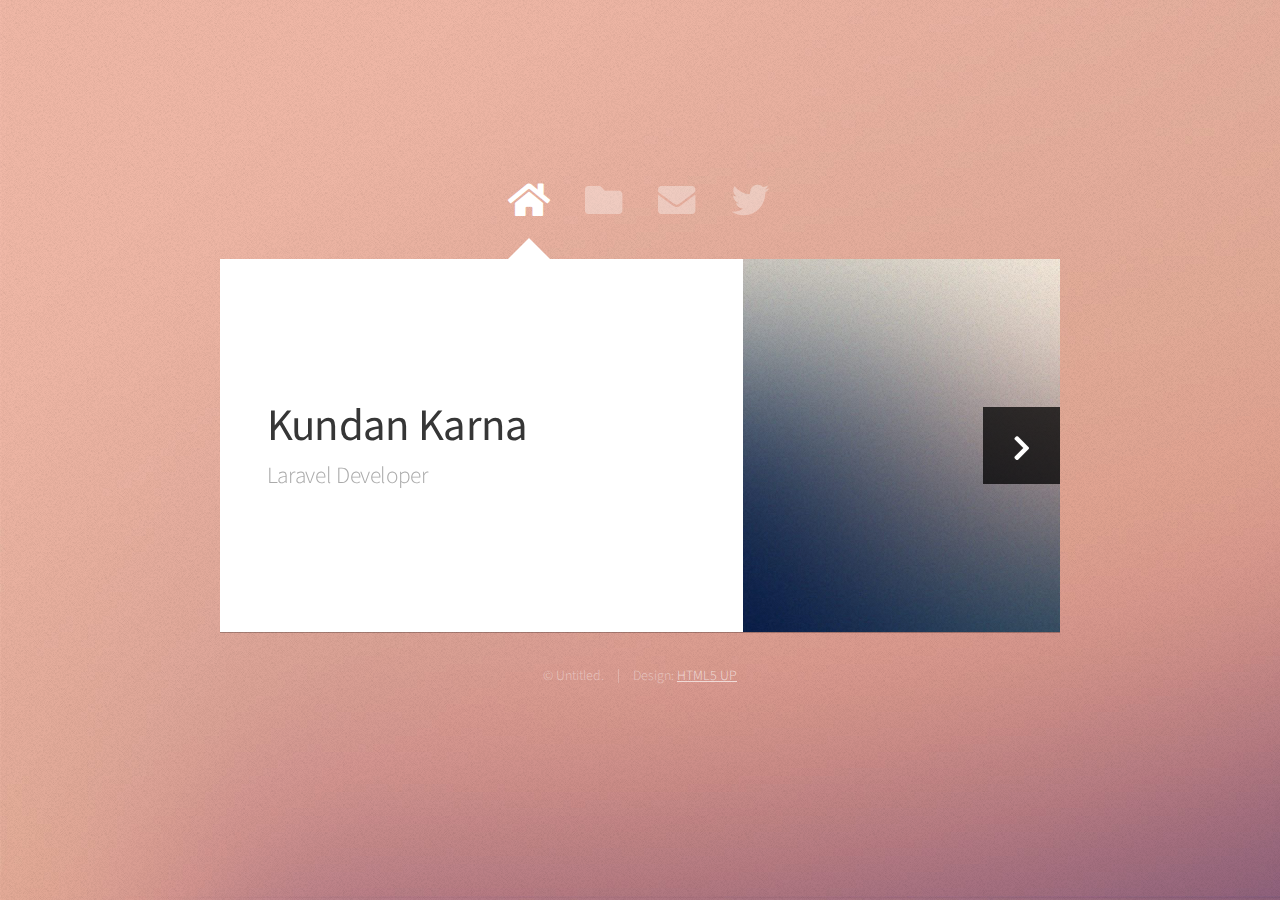
<file: index.html>
<!DOCTYPE HTML>
<!--
	Astral by HTML5 UP
	html5up.net | @ajlkn
	Free for personal and commercial use under the CCA 3.0 license (html5up.net/license)
-->
<html>
	<head>
		<title>Astral by HTML5 UP</title>
		<meta charset="utf-8" />
		<meta name="viewport" content="width=device-width, initial-scale=1, user-scalable=no" />
		<link rel="stylesheet" href="assets/css/main.css" />
		<noscript><link rel="stylesheet" href="assets/css/noscript.css" /></noscript>
	</head>
	<body class="is-preload">

		<!-- Wrapper-->
			<div id="wrapper">

				<!-- Nav -->
					<nav id="nav">
						<a href="#" class="icon solid fa-home"><span>Home</span></a>
						<a href="#work" class="icon solid fa-folder"><span>Work</span></a>
						<a href="#contact" class="icon solid fa-envelope"><span>Contact</span></a>
						<a href="https://twitter.com/ajlkn" class="icon brands fa-twitter"><span>Twitter</span></a>
					</nav>

				<!-- Main -->
					<div id="main">

						<!-- Me -->
							<article id="home" class="panel intro">
								<header>
									<h1>Kundan Karna</h1>
									<p>Laravel Developer</p>
								</header>
								<a href="#work" class="jumplink pic">
									<span class="arrow icon solid fa-chevron-right"><span>See my work</span></span>
									<img src="images/me.jpg" alt="" />
								</a>
							</article>

						<!-- Work -->
							<article id="work" class="panel">
								<header>
									<h2>Work</h2>
								</header>
								<p>
									Phasellus enim sapien, blandit ullamcorper elementum eu, condimentum eu elit.
									Vestibulum ante ipsum primis in faucibus orci luctus et ultrices posuere cubilia
									luctus elit eget interdum.
								</p>
								<section>
									<div class="row">
										<div class="col-4 col-6-medium col-12-small">
											<a href="#" class="image fit"><img src="images/pic01.jpg" alt=""></a>
										</div>
										<div class="col-4 col-6-medium col-12-small">
											<a href="#" class="image fit"><img src="images/pic02.jpg" alt=""></a>
										</div>
										<div class="col-4 col-6-medium col-12-small">
											<a href="#" class="image fit"><img src="images/pic03.jpg" alt=""></a>
										</div>
										<div class="col-4 col-6-medium col-12-small">
											<a href="#" class="image fit"><img src="images/pic04.jpg" alt=""></a>
										</div>
										<div class="col-4 col-6-medium col-12-small">
											<a href="#" class="image fit"><img src="images/pic05.jpg" alt=""></a>
										</div>
										<div class="col-4 col-6-medium col-12-small">
											<a href="#" class="image fit"><img src="images/pic06.jpg" alt=""></a>
										</div>
										<div class="col-4 col-6-medium col-12-small">
											<a href="#" class="image fit"><img src="images/pic07.jpg" alt=""></a>
										</div>
										<div class="col-4 col-6-medium col-12-small">
											<a href="#" class="image fit"><img src="images/pic08.jpg" alt=""></a>
										</div>
										<div class="col-4 col-6-medium col-12-small">
											<a href="#" class="image fit"><img src="images/pic09.jpg" alt=""></a>
										</div>
										<div class="col-4 col-6-medium col-12-small">
											<a href="#" class="image fit"><img src="images/pic10.jpg" alt=""></a>
										</div>
										<div class="col-4 col-6-medium col-12-small">
											<a href="#" class="image fit"><img src="images/pic11.jpg" alt=""></a>
										</div>
										<div class="col-4 col-6-medium col-12-small">
											<a href="#" class="image fit"><img src="images/pic12.jpg" alt=""></a>
										</div>
									</div>
								</section>
							</article>

						<!-- Contact -->
							<article id="contact" class="panel">
								<header>
									<h2>Contact Me</h2>
								</header>
								<form action="#" method="post">
									<div>
										<div class="row">
											<div class="col-6 col-12-medium">
												<input type="text" name="name" placeholder="Name" />
											</div>
											<div class="col-6 col-12-medium">
												<input type="text" name="email" placeholder="Email" />
											</div>
											<div class="col-12">
												<input type="text" name="subject" placeholder="Subject" />
											</div>
											<div class="col-12">
												<textarea name="message" placeholder="Message" rows="6"></textarea>
											</div>
											<div class="col-12">
												<input type="submit" value="Send Message" />
											</div>
										</div>
									</div>
								</form>
							</article>

					</div>

				<!-- Footer -->
					<div id="footer">
						<ul class="copyright">
							<li>&copy; Untitled.</li><li>Design: <a href="http://html5up.net">HTML5 UP</a></li>
						</ul>
					</div>

			</div>

		<!-- Scripts -->
			<script src="assets/js/jquery.min.js"></script>
			<script src="assets/js/browser.min.js"></script>
			<script src="assets/js/breakpoints.min.js"></script>
			<script src="assets/js/util.js"></script>
			<script src="assets/js/main.js"></script>

	</body>
</html>
</file>
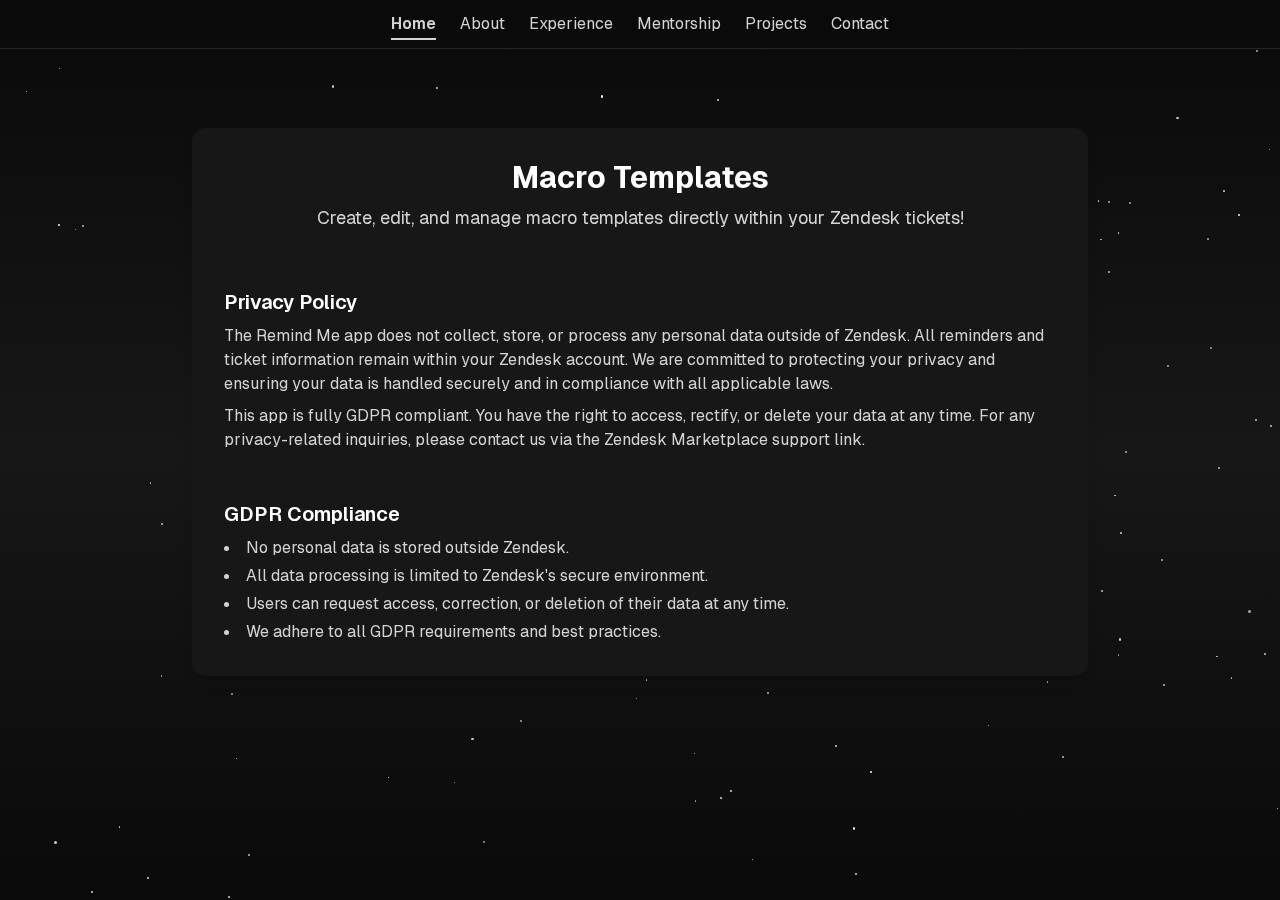
<file: macro-templates.html>
<!DOCTYPE html><html lang="en"><head><meta charSet="utf-8"/><meta name="viewport" content="width=device-width, initial-scale=1"/><link rel="preload" href="/_next/static/media/569ce4b8f30dc480-s.p.woff2" as="font" crossorigin="" type="font/woff2"/><link rel="preload" href="/_next/static/media/93f479601ee12b01-s.p.woff2" as="font" crossorigin="" type="font/woff2"/><link rel="stylesheet" href="/_next/static/css/fd1a0018aa482239.css" data-precedence="next"/><link rel="preload" as="script" fetchPriority="low" href="/_next/static/chunks/webpack-29ebadaebe2fcb3f.js"/><script src="/_next/static/chunks/4bd1b696-299743f5624cdabe.js" async=""></script><script src="/_next/static/chunks/684-ea4703dfb672b691.js" async=""></script><script src="/_next/static/chunks/main-app-ccba606f4461fd9d.js" async=""></script><script src="/_next/static/chunks/874-76be02a49952106c.js" async=""></script><script src="/_next/static/chunks/app/macro-templates/page-34edf2a16c966a42.js" async=""></script><meta name="next-size-adjust" content=""/><title>Kundan Karna - Web Developer</title><meta name="description" content="Kundan Karna&#x27;s portfolio"/><link rel="icon" href="/favicon.ico" type="image/x-icon" sizes="16x16"/><script>document.querySelectorAll('body link[rel="icon"], body link[rel="apple-touch-icon"]').forEach(el => document.head.appendChild(el))</script><script src="/_next/static/chunks/polyfills-42372ed130431b0a.js" noModule=""></script></head><body class="__variable_5cfdac __variable_9a8899 antialiased"><div class="min-h-screen w-full font-sans"><nav class="fixed top-0 left-0 w-full z-50 bg-neutral-950/80 backdrop-blur border-b border-neutral-800" aria-label="Main navigation"><div class="max-w-6xl mx-auto flex items-center justify-center px-4 py-3"><ul class="flex gap-6"><li><a class="text-neutral-300 font-semibold border-b-2 border-neutral-300 pb-1" aria-label="Home" tabindex="0" href="/#hero">Home</a></li><li><a class="text-neutral-300 hover:text-neutral-300 transition-colors pb-1" aria-label="About" tabindex="0" href="/#about">About</a></li><li><a class="text-neutral-300 hover:text-neutral-300 transition-colors pb-1" aria-label="Experience" tabindex="0" href="/#experience">Experience</a></li><li><a class="text-neutral-300 hover:text-neutral-300 transition-colors pb-1" aria-label="Mentorship" tabindex="0" href="/#mentorship">Mentorship</a></li><li><a class="text-neutral-300 hover:text-neutral-300 transition-colors pb-1" aria-label="Projects" tabindex="0" href="/#projects">Projects</a></li><li><a class="text-neutral-300 hover:text-neutral-300 transition-colors pb-1" aria-label="Contact" tabindex="0" href="/#contact">Contact</a></li></ul></div></nav><main class="pt-20 flex flex-col gap-0"><section class="w-full max-w-4xl mx-auto bg-neutral-900 rounded-xl shadow-lg p-8 flex flex-col gap-8 mt-12"><header class="flex flex-col items-center gap-2"><h1 class="text-3xl font-bold text-white" tabindex="0" aria-label="Macro Templates App Title">Macro Templates</h1><p class="text-lg text-neutral-300 text-center" tabindex="0" aria-label="App Description">Create, edit, and manage macro templates directly within your Zendesk tickets!</p></header><section class="mt-6"><h2 class="text-xl font-semibold text-white mb-2" tabindex="0" aria-label="Privacy Policy Heading">Privacy Policy</h2><p class="text-neutral-300 mb-2" tabindex="0" aria-label="Privacy Policy Content">The Remind Me app does not collect, store, or process any personal data outside of Zendesk. All reminders and ticket information remain within your Zendesk account. We are committed to protecting your privacy and ensuring your data is handled securely and in compliance with all applicable laws.</p><p class="text-neutral-300" tabindex="0" aria-label="Privacy Policy GDPR Statement">This app is fully GDPR compliant. You have the right to access, rectify, or delete your data at any time. For any privacy-related inquiries, please contact us via the Zendesk Marketplace support link.</p></section><section class="mt-4"><h2 class="text-xl font-semibold text-white mb-2" tabindex="0" aria-label="GDPR Compliance Heading">GDPR Compliance</h2><ul class="list-disc list-inside text-neutral-300 space-y-1" aria-label="GDPR Compliance List"><li tabindex="0">No personal data is stored outside Zendesk.</li><li tabindex="0">All data processing is limited to Zendesk&#x27;s secure environment.</li><li tabindex="0">Users can request access, correction, or deletion of their data at any time.</li><li tabindex="0">We adhere to all GDPR requirements and best practices.</li></ul></section></section></main></div><!--$--><!--/$--><!--$--><!--/$--><script src="/_next/static/chunks/webpack-29ebadaebe2fcb3f.js" async=""></script><script>(self.__next_f=self.__next_f||[]).push([0])</script><script>self.__next_f.push([1,"1:\"$Sreact.fragment\"\n2:I[7555,[],\"\"]\n3:I[1295,[],\"\"]\n4:I[894,[],\"ClientPageRoot\"]\n5:I[9825,[\"874\",\"static/chunks/874-76be02a49952106c.js\",\"3\",\"static/chunks/app/macro-templates/page-34edf2a16c966a42.js\"],\"default\"]\n8:I[9665,[],\"MetadataBoundary\"]\na:I[9665,[],\"OutletBoundary\"]\nd:I[4911,[],\"AsyncMetadataOutlet\"]\nf:I[9665,[],\"ViewportBoundary\"]\n11:I[6614,[],\"\"]\n:HL[\"/_next/static/media/569ce4b8f30dc480-s.p.woff2\",\"font\",{\"crossOrigin\":\"\",\"type\":\"font/woff2\"}]\n:HL[\"/_next/static/media/93f479601ee12b01-s.p.woff2\",\"font\",{\"crossOrigin\":\"\",\"type\":\"font/woff2\"}]\n:HL[\"/_next/static/css/fd1a0018aa482239.css\",\"style\"]\n"])</script><script>self.__next_f.push([1,"0:{\"P\":null,\"b\":\"gbj2X4RmfUZpcCxdVhbvU\",\"p\":\"\",\"c\":[\"\",\"macro-templates\"],\"i\":false,\"f\":[[[\"\",{\"children\":[\"macro-templates\",{\"children\":[\"__PAGE__\",{}]}]},\"$undefined\",\"$undefined\",true],[\"\",[\"$\",\"$1\",\"c\",{\"children\":[[[\"$\",\"link\",\"0\",{\"rel\":\"stylesheet\",\"href\":\"/_next/static/css/fd1a0018aa482239.css\",\"precedence\":\"next\",\"crossOrigin\":\"$undefined\",\"nonce\":\"$undefined\"}]],[\"$\",\"html\",null,{\"lang\":\"en\",\"children\":[\"$\",\"body\",null,{\"className\":\"__variable_5cfdac __variable_9a8899 antialiased\",\"children\":[\"$\",\"$L2\",null,{\"parallelRouterKey\":\"children\",\"error\":\"$undefined\",\"errorStyles\":\"$undefined\",\"errorScripts\":\"$undefined\",\"template\":[\"$\",\"$L3\",null,{}],\"templateStyles\":\"$undefined\",\"templateScripts\":\"$undefined\",\"notFound\":[[[\"$\",\"title\",null,{\"children\":\"404: This page could not be found.\"}],[\"$\",\"div\",null,{\"style\":{\"fontFamily\":\"system-ui,\\\"Segoe UI\\\",Roboto,Helvetica,Arial,sans-serif,\\\"Apple Color Emoji\\\",\\\"Segoe UI Emoji\\\"\",\"height\":\"100vh\",\"textAlign\":\"center\",\"display\":\"flex\",\"flexDirection\":\"column\",\"alignItems\":\"center\",\"justifyContent\":\"center\"},\"children\":[\"$\",\"div\",null,{\"children\":[[\"$\",\"style\",null,{\"dangerouslySetInnerHTML\":{\"__html\":\"body{color:#000;background:#fff;margin:0}.next-error-h1{border-right:1px solid rgba(0,0,0,.3)}@media (prefers-color-scheme:dark){body{color:#fff;background:#000}.next-error-h1{border-right:1px solid rgba(255,255,255,.3)}}\"}}],[\"$\",\"h1\",null,{\"className\":\"next-error-h1\",\"style\":{\"display\":\"inline-block\",\"margin\":\"0 20px 0 0\",\"padding\":\"0 23px 0 0\",\"fontSize\":24,\"fontWeight\":500,\"verticalAlign\":\"top\",\"lineHeight\":\"49px\"},\"children\":404}],[\"$\",\"div\",null,{\"style\":{\"display\":\"inline-block\"},\"children\":[\"$\",\"h2\",null,{\"style\":{\"fontSize\":14,\"fontWeight\":400,\"lineHeight\":\"49px\",\"margin\":0},\"children\":\"This page could not be found.\"}]}]]}]}]],[]],\"forbidden\":\"$undefined\",\"unauthorized\":\"$undefined\"}]}]}]]}],{\"children\":[\"macro-templates\",[\"$\",\"$1\",\"c\",{\"children\":[null,[\"$\",\"$L2\",null,{\"parallelRouterKey\":\"children\",\"error\":\"$undefined\",\"errorStyles\":\"$undefined\",\"errorScripts\":\"$undefined\",\"template\":[\"$\",\"$L3\",null,{}],\"templateStyles\":\"$undefined\",\"templateScripts\":\"$undefined\",\"notFound\":\"$undefined\",\"forbidden\":\"$undefined\",\"unauthorized\":\"$undefined\"}]]}],{\"children\":[\"__PAGE__\",[\"$\",\"$1\",\"c\",{\"children\":[[\"$\",\"$L4\",null,{\"Component\":\"$5\",\"searchParams\":{},\"params\":{},\"promises\":[\"$@6\",\"$@7\"]}],[\"$\",\"$L8\",null,{\"children\":\"$L9\"}],null,[\"$\",\"$La\",null,{\"children\":[\"$Lb\",\"$Lc\",[\"$\",\"$Ld\",null,{\"promise\":\"$@e\"}]]}]]}],{},null,false]},null,false]},null,false],[\"$\",\"$1\",\"h\",{\"children\":[null,[\"$\",\"$1\",\"kVPgZUECW5qTjvGMTsxLI\",{\"children\":[[\"$\",\"$Lf\",null,{\"children\":\"$L10\"}],[\"$\",\"meta\",null,{\"name\":\"next-size-adjust\",\"content\":\"\"}]]}],null]}],false]],\"m\":\"$undefined\",\"G\":[\"$11\",\"$undefined\"],\"s\":false,\"S\":true}\n"])</script><script>self.__next_f.push([1,"12:\"$Sreact.suspense\"\n13:I[4911,[],\"AsyncMetadata\"]\n6:{}\n7:{}\n9:[\"$\",\"$12\",null,{\"fallback\":null,\"children\":[\"$\",\"$L13\",null,{\"promise\":\"$@14\"}]}]\n"])</script><script>self.__next_f.push([1,"c:null\n"])</script><script>self.__next_f.push([1,"10:[[\"$\",\"meta\",\"0\",{\"charSet\":\"utf-8\"}],[\"$\",\"meta\",\"1\",{\"name\":\"viewport\",\"content\":\"width=device-width, initial-scale=1\"}]]\nb:null\n"])</script><script>self.__next_f.push([1,"14:{\"metadata\":[[\"$\",\"title\",\"0\",{\"children\":\"Kundan Karna - Web Developer\"}],[\"$\",\"meta\",\"1\",{\"name\":\"description\",\"content\":\"Kundan Karna's portfolio\"}],[\"$\",\"link\",\"2\",{\"rel\":\"icon\",\"href\":\"/favicon.ico\",\"type\":\"image/x-icon\",\"sizes\":\"16x16\"}]],\"error\":null,\"digest\":\"$undefined\"}\ne:{\"metadata\":\"$14:metadata\",\"error\":null,\"digest\":\"$undefined\"}\n"])</script></body></html>
</file>
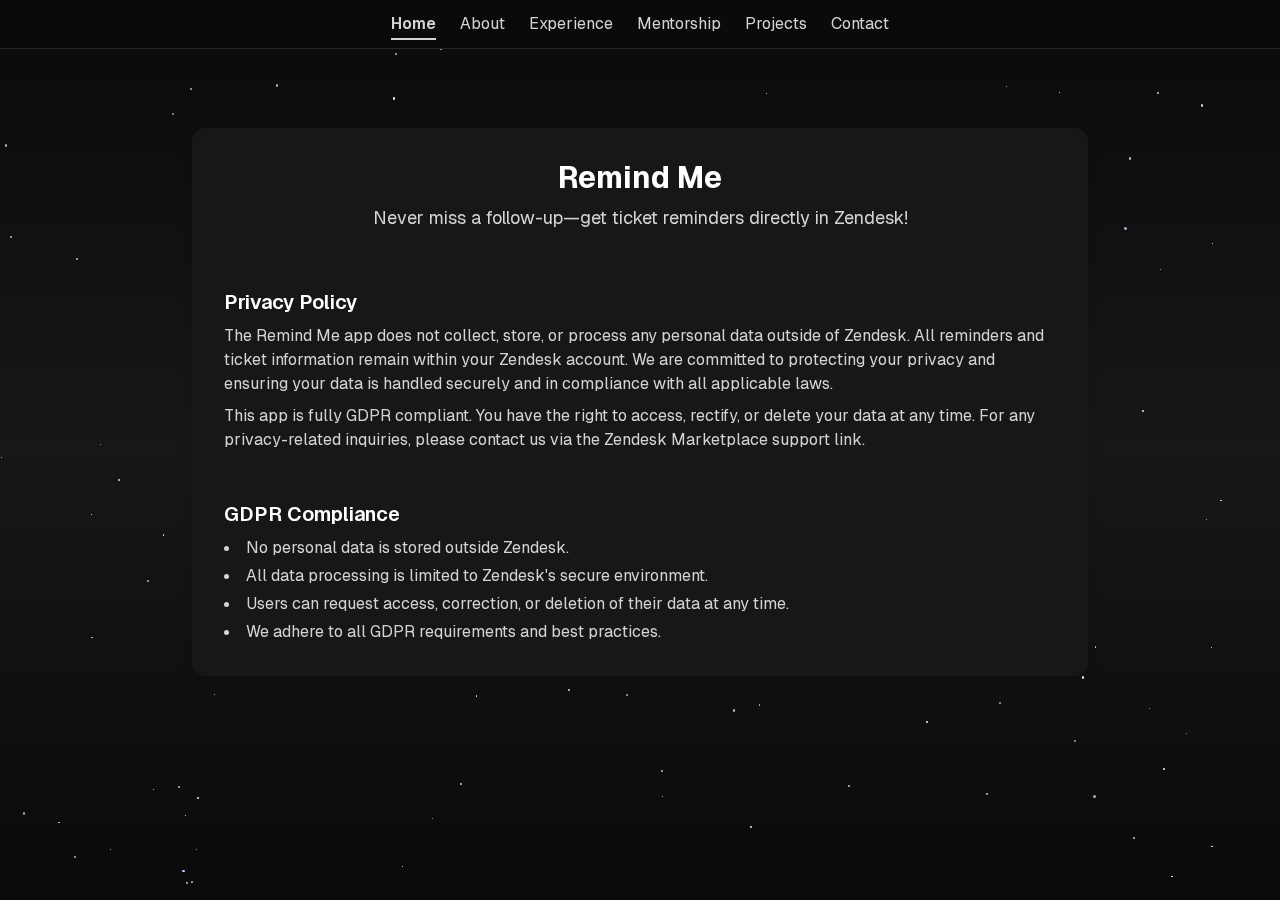
<file: remind-me.html>
<!DOCTYPE html><html lang="en"><head><meta charSet="utf-8"/><meta name="viewport" content="width=device-width, initial-scale=1"/><link rel="preload" href="/_next/static/media/569ce4b8f30dc480-s.p.woff2" as="font" crossorigin="" type="font/woff2"/><link rel="preload" href="/_next/static/media/93f479601ee12b01-s.p.woff2" as="font" crossorigin="" type="font/woff2"/><link rel="stylesheet" href="/_next/static/css/fd1a0018aa482239.css" data-precedence="next"/><link rel="preload" as="script" fetchPriority="low" href="/_next/static/chunks/webpack-29ebadaebe2fcb3f.js"/><script src="/_next/static/chunks/4bd1b696-299743f5624cdabe.js" async=""></script><script src="/_next/static/chunks/684-ea4703dfb672b691.js" async=""></script><script src="/_next/static/chunks/main-app-ccba606f4461fd9d.js" async=""></script><script src="/_next/static/chunks/874-76be02a49952106c.js" async=""></script><script src="/_next/static/chunks/app/remind-me/page-afef8c4eca0d28c2.js" async=""></script><meta name="next-size-adjust" content=""/><title>Kundan Karna - Web Developer</title><meta name="description" content="Kundan Karna&#x27;s portfolio"/><link rel="icon" href="/favicon.ico" type="image/x-icon" sizes="16x16"/><script>document.querySelectorAll('body link[rel="icon"], body link[rel="apple-touch-icon"]').forEach(el => document.head.appendChild(el))</script><script src="/_next/static/chunks/polyfills-42372ed130431b0a.js" noModule=""></script></head><body class="__variable_5cfdac __variable_9a8899 antialiased"><div class="min-h-screen w-full font-sans"><nav class="fixed top-0 left-0 w-full z-50 bg-neutral-950/80 backdrop-blur border-b border-neutral-800" aria-label="Main navigation"><div class="max-w-6xl mx-auto flex items-center justify-center px-4 py-3"><ul class="flex gap-6"><li><a class="text-neutral-300 font-semibold border-b-2 border-neutral-300 pb-1" aria-label="Home" tabindex="0" href="/#hero">Home</a></li><li><a class="text-neutral-300 hover:text-neutral-300 transition-colors pb-1" aria-label="About" tabindex="0" href="/#about">About</a></li><li><a class="text-neutral-300 hover:text-neutral-300 transition-colors pb-1" aria-label="Experience" tabindex="0" href="/#experience">Experience</a></li><li><a class="text-neutral-300 hover:text-neutral-300 transition-colors pb-1" aria-label="Mentorship" tabindex="0" href="/#mentorship">Mentorship</a></li><li><a class="text-neutral-300 hover:text-neutral-300 transition-colors pb-1" aria-label="Projects" tabindex="0" href="/#projects">Projects</a></li><li><a class="text-neutral-300 hover:text-neutral-300 transition-colors pb-1" aria-label="Contact" tabindex="0" href="/#contact">Contact</a></li></ul></div></nav><main class="pt-20 flex flex-col gap-0"><section class="w-full max-w-4xl mx-auto bg-neutral-900 rounded-xl shadow-lg p-8 flex flex-col gap-8 mt-12"><header class="flex flex-col items-center gap-2"><h1 class="text-3xl font-bold text-white" tabindex="0" aria-label="Remind Me App Title">Remind Me</h1><p class="text-lg text-neutral-300 text-center" tabindex="0" aria-label="App Description">Never miss a follow-up—get ticket reminders directly in Zendesk!</p></header><section class="mt-6"><h2 class="text-xl font-semibold text-white mb-2" tabindex="0" aria-label="Privacy Policy Heading">Privacy Policy</h2><p class="text-neutral-300 mb-2" tabindex="0" aria-label="Privacy Policy Content">The Remind Me app does not collect, store, or process any personal data outside of Zendesk. All reminders and ticket information remain within your Zendesk account. We are committed to protecting your privacy and ensuring your data is handled securely and in compliance with all applicable laws.</p><p class="text-neutral-300" tabindex="0" aria-label="Privacy Policy GDPR Statement">This app is fully GDPR compliant. You have the right to access, rectify, or delete your data at any time. For any privacy-related inquiries, please contact us via the Zendesk Marketplace support link.</p></section><section class="mt-4"><h2 class="text-xl font-semibold text-white mb-2" tabindex="0" aria-label="GDPR Compliance Heading">GDPR Compliance</h2><ul class="list-disc list-inside text-neutral-300 space-y-1" aria-label="GDPR Compliance List"><li tabindex="0">No personal data is stored outside Zendesk.</li><li tabindex="0">All data processing is limited to Zendesk&#x27;s secure environment.</li><li tabindex="0">Users can request access, correction, or deletion of their data at any time.</li><li tabindex="0">We adhere to all GDPR requirements and best practices.</li></ul></section></section></main></div><!--$--><!--/$--><!--$--><!--/$--><script src="/_next/static/chunks/webpack-29ebadaebe2fcb3f.js" async=""></script><script>(self.__next_f=self.__next_f||[]).push([0])</script><script>self.__next_f.push([1,"1:\"$Sreact.fragment\"\n2:I[7555,[],\"\"]\n3:I[1295,[],\"\"]\n4:I[894,[],\"ClientPageRoot\"]\n5:I[2213,[\"874\",\"static/chunks/874-76be02a49952106c.js\",\"775\",\"static/chunks/app/remind-me/page-afef8c4eca0d28c2.js\"],\"default\"]\n8:I[9665,[],\"MetadataBoundary\"]\na:I[9665,[],\"OutletBoundary\"]\nd:I[4911,[],\"AsyncMetadataOutlet\"]\nf:I[9665,[],\"ViewportBoundary\"]\n11:I[6614,[],\"\"]\n:HL[\"/_next/static/media/569ce4b8f30dc480-s.p.woff2\",\"font\",{\"crossOrigin\":\"\",\"type\":\"font/woff2\"}]\n:HL[\"/_next/static/media/93f479601ee12b01-s.p.woff2\",\"font\",{\"crossOrigin\":\"\",\"type\":\"font/woff2\"}]\n:HL[\"/_next/static/css/fd1a0018aa482239.css\",\"style\"]\n"])</script><script>self.__next_f.push([1,"0:{\"P\":null,\"b\":\"gbj2X4RmfUZpcCxdVhbvU\",\"p\":\"\",\"c\":[\"\",\"remind-me\"],\"i\":false,\"f\":[[[\"\",{\"children\":[\"remind-me\",{\"children\":[\"__PAGE__\",{}]}]},\"$undefined\",\"$undefined\",true],[\"\",[\"$\",\"$1\",\"c\",{\"children\":[[[\"$\",\"link\",\"0\",{\"rel\":\"stylesheet\",\"href\":\"/_next/static/css/fd1a0018aa482239.css\",\"precedence\":\"next\",\"crossOrigin\":\"$undefined\",\"nonce\":\"$undefined\"}]],[\"$\",\"html\",null,{\"lang\":\"en\",\"children\":[\"$\",\"body\",null,{\"className\":\"__variable_5cfdac __variable_9a8899 antialiased\",\"children\":[\"$\",\"$L2\",null,{\"parallelRouterKey\":\"children\",\"error\":\"$undefined\",\"errorStyles\":\"$undefined\",\"errorScripts\":\"$undefined\",\"template\":[\"$\",\"$L3\",null,{}],\"templateStyles\":\"$undefined\",\"templateScripts\":\"$undefined\",\"notFound\":[[[\"$\",\"title\",null,{\"children\":\"404: This page could not be found.\"}],[\"$\",\"div\",null,{\"style\":{\"fontFamily\":\"system-ui,\\\"Segoe UI\\\",Roboto,Helvetica,Arial,sans-serif,\\\"Apple Color Emoji\\\",\\\"Segoe UI Emoji\\\"\",\"height\":\"100vh\",\"textAlign\":\"center\",\"display\":\"flex\",\"flexDirection\":\"column\",\"alignItems\":\"center\",\"justifyContent\":\"center\"},\"children\":[\"$\",\"div\",null,{\"children\":[[\"$\",\"style\",null,{\"dangerouslySetInnerHTML\":{\"__html\":\"body{color:#000;background:#fff;margin:0}.next-error-h1{border-right:1px solid rgba(0,0,0,.3)}@media (prefers-color-scheme:dark){body{color:#fff;background:#000}.next-error-h1{border-right:1px solid rgba(255,255,255,.3)}}\"}}],[\"$\",\"h1\",null,{\"className\":\"next-error-h1\",\"style\":{\"display\":\"inline-block\",\"margin\":\"0 20px 0 0\",\"padding\":\"0 23px 0 0\",\"fontSize\":24,\"fontWeight\":500,\"verticalAlign\":\"top\",\"lineHeight\":\"49px\"},\"children\":404}],[\"$\",\"div\",null,{\"style\":{\"display\":\"inline-block\"},\"children\":[\"$\",\"h2\",null,{\"style\":{\"fontSize\":14,\"fontWeight\":400,\"lineHeight\":\"49px\",\"margin\":0},\"children\":\"This page could not be found.\"}]}]]}]}]],[]],\"forbidden\":\"$undefined\",\"unauthorized\":\"$undefined\"}]}]}]]}],{\"children\":[\"remind-me\",[\"$\",\"$1\",\"c\",{\"children\":[null,[\"$\",\"$L2\",null,{\"parallelRouterKey\":\"children\",\"error\":\"$undefined\",\"errorStyles\":\"$undefined\",\"errorScripts\":\"$undefined\",\"template\":[\"$\",\"$L3\",null,{}],\"templateStyles\":\"$undefined\",\"templateScripts\":\"$undefined\",\"notFound\":\"$undefined\",\"forbidden\":\"$undefined\",\"unauthorized\":\"$undefined\"}]]}],{\"children\":[\"__PAGE__\",[\"$\",\"$1\",\"c\",{\"children\":[[\"$\",\"$L4\",null,{\"Component\":\"$5\",\"searchParams\":{},\"params\":{},\"promises\":[\"$@6\",\"$@7\"]}],[\"$\",\"$L8\",null,{\"children\":\"$L9\"}],null,[\"$\",\"$La\",null,{\"children\":[\"$Lb\",\"$Lc\",[\"$\",\"$Ld\",null,{\"promise\":\"$@e\"}]]}]]}],{},null,false]},null,false]},null,false],[\"$\",\"$1\",\"h\",{\"children\":[null,[\"$\",\"$1\",\"npurhXg_fYvi4Gmm8SERQ\",{\"children\":[[\"$\",\"$Lf\",null,{\"children\":\"$L10\"}],[\"$\",\"meta\",null,{\"name\":\"next-size-adjust\",\"content\":\"\"}]]}],null]}],false]],\"m\":\"$undefined\",\"G\":[\"$11\",\"$undefined\"],\"s\":false,\"S\":true}\n"])</script><script>self.__next_f.push([1,"12:\"$Sreact.suspense\"\n13:I[4911,[],\"AsyncMetadata\"]\n6:{}\n7:{}\n9:[\"$\",\"$12\",null,{\"fallback\":null,\"children\":[\"$\",\"$L13\",null,{\"promise\":\"$@14\"}]}]\n"])</script><script>self.__next_f.push([1,"c:null\n"])</script><script>self.__next_f.push([1,"10:[[\"$\",\"meta\",\"0\",{\"charSet\":\"utf-8\"}],[\"$\",\"meta\",\"1\",{\"name\":\"viewport\",\"content\":\"width=device-width, initial-scale=1\"}]]\nb:null\n"])</script><script>self.__next_f.push([1,"14:{\"metadata\":[[\"$\",\"title\",\"0\",{\"children\":\"Kundan Karna - Web Developer\"}],[\"$\",\"meta\",\"1\",{\"name\":\"description\",\"content\":\"Kundan Karna's portfolio\"}],[\"$\",\"link\",\"2\",{\"rel\":\"icon\",\"href\":\"/favicon.ico\",\"type\":\"image/x-icon\",\"sizes\":\"16x16\"}]],\"error\":null,\"digest\":\"$undefined\"}\ne:{\"metadata\":\"$14:metadata\",\"error\":null,\"digest\":\"$undefined\"}\n"])</script></body></html>
</file>
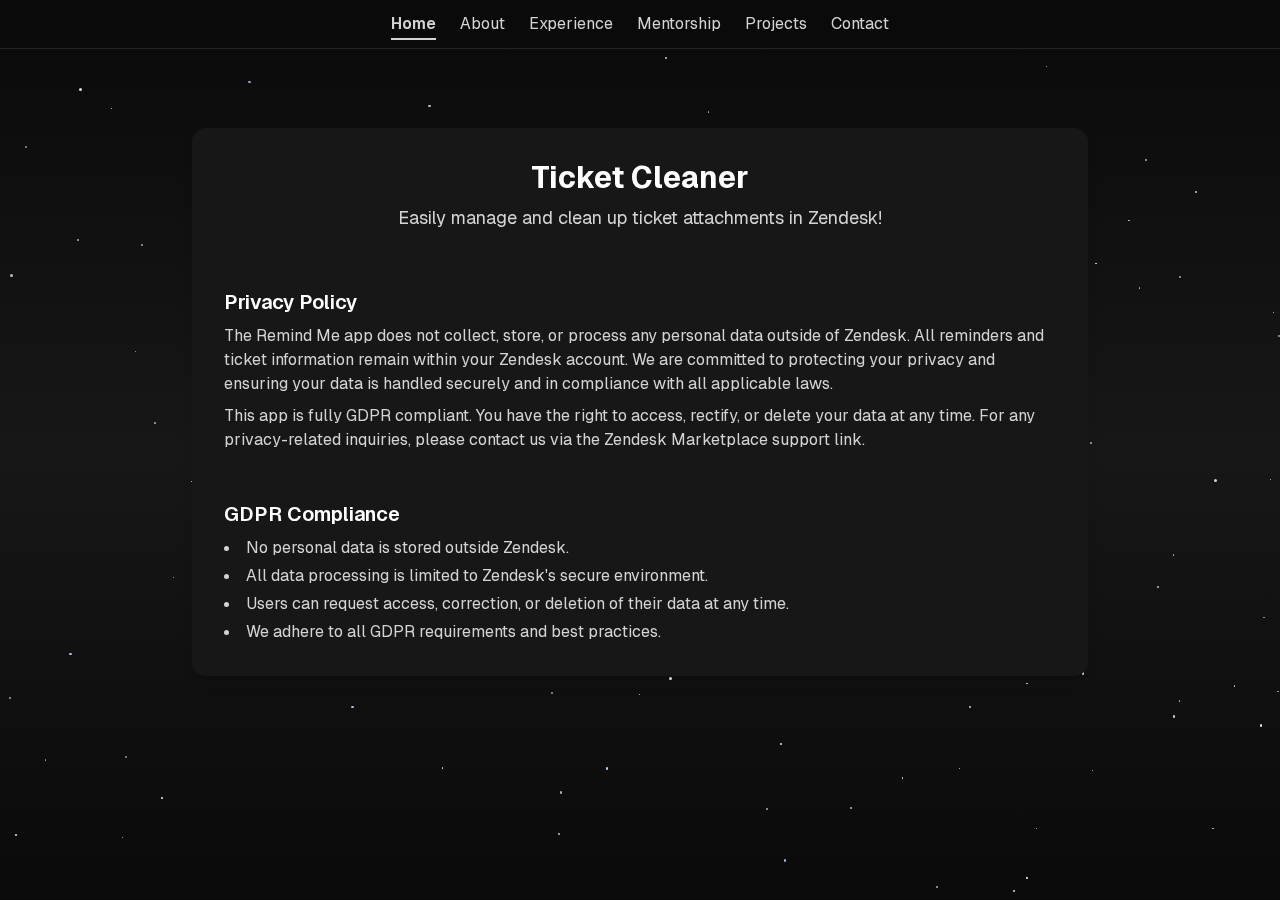
<file: ticket-cleaner.html>
<!DOCTYPE html><html lang="en"><head><meta charSet="utf-8"/><meta name="viewport" content="width=device-width, initial-scale=1"/><link rel="preload" href="/_next/static/media/569ce4b8f30dc480-s.p.woff2" as="font" crossorigin="" type="font/woff2"/><link rel="preload" href="/_next/static/media/93f479601ee12b01-s.p.woff2" as="font" crossorigin="" type="font/woff2"/><link rel="stylesheet" href="/_next/static/css/fd1a0018aa482239.css" data-precedence="next"/><link rel="preload" as="script" fetchPriority="low" href="/_next/static/chunks/webpack-29ebadaebe2fcb3f.js"/><script src="/_next/static/chunks/4bd1b696-299743f5624cdabe.js" async=""></script><script src="/_next/static/chunks/684-ea4703dfb672b691.js" async=""></script><script src="/_next/static/chunks/main-app-ccba606f4461fd9d.js" async=""></script><script src="/_next/static/chunks/874-76be02a49952106c.js" async=""></script><script src="/_next/static/chunks/app/ticket-cleaner/page-20f024a018489cd3.js" async=""></script><meta name="next-size-adjust" content=""/><title>Kundan Karna - Web Developer</title><meta name="description" content="Kundan Karna&#x27;s portfolio"/><link rel="icon" href="/favicon.ico" type="image/x-icon" sizes="16x16"/><script>document.querySelectorAll('body link[rel="icon"], body link[rel="apple-touch-icon"]').forEach(el => document.head.appendChild(el))</script><script src="/_next/static/chunks/polyfills-42372ed130431b0a.js" noModule=""></script></head><body class="__variable_5cfdac __variable_9a8899 antialiased"><div class="min-h-screen w-full font-sans"><nav class="fixed top-0 left-0 w-full z-50 bg-neutral-950/80 backdrop-blur border-b border-neutral-800" aria-label="Main navigation"><div class="max-w-6xl mx-auto flex items-center justify-center px-4 py-3"><ul class="flex gap-6"><li><a class="text-neutral-300 font-semibold border-b-2 border-neutral-300 pb-1" aria-label="Home" tabindex="0" href="/#hero">Home</a></li><li><a class="text-neutral-300 hover:text-neutral-300 transition-colors pb-1" aria-label="About" tabindex="0" href="/#about">About</a></li><li><a class="text-neutral-300 hover:text-neutral-300 transition-colors pb-1" aria-label="Experience" tabindex="0" href="/#experience">Experience</a></li><li><a class="text-neutral-300 hover:text-neutral-300 transition-colors pb-1" aria-label="Mentorship" tabindex="0" href="/#mentorship">Mentorship</a></li><li><a class="text-neutral-300 hover:text-neutral-300 transition-colors pb-1" aria-label="Projects" tabindex="0" href="/#projects">Projects</a></li><li><a class="text-neutral-300 hover:text-neutral-300 transition-colors pb-1" aria-label="Contact" tabindex="0" href="/#contact">Contact</a></li></ul></div></nav><main class="pt-20 flex flex-col gap-0"><section class="w-full max-w-4xl mx-auto bg-neutral-900 rounded-xl shadow-lg p-8 flex flex-col gap-8 mt-12"><header class="flex flex-col items-center gap-2"><h1 class="text-3xl font-bold text-white" tabindex="0" aria-label="Ticket Cleaner App Title">Ticket Cleaner</h1><p class="text-lg text-neutral-300 text-center" tabindex="0" aria-label="App Description">Easily manage and clean up ticket attachments in Zendesk!</p></header><section class="mt-6"><h2 class="text-xl font-semibold text-white mb-2" tabindex="0" aria-label="Privacy Policy Heading">Privacy Policy</h2><p class="text-neutral-300 mb-2" tabindex="0" aria-label="Privacy Policy Content">The Remind Me app does not collect, store, or process any personal data outside of Zendesk. All reminders and ticket information remain within your Zendesk account. We are committed to protecting your privacy and ensuring your data is handled securely and in compliance with all applicable laws.</p><p class="text-neutral-300" tabindex="0" aria-label="Privacy Policy GDPR Statement">This app is fully GDPR compliant. You have the right to access, rectify, or delete your data at any time. For any privacy-related inquiries, please contact us via the Zendesk Marketplace support link.</p></section><section class="mt-4"><h2 class="text-xl font-semibold text-white mb-2" tabindex="0" aria-label="GDPR Compliance Heading">GDPR Compliance</h2><ul class="list-disc list-inside text-neutral-300 space-y-1" aria-label="GDPR Compliance List"><li tabindex="0">No personal data is stored outside Zendesk.</li><li tabindex="0">All data processing is limited to Zendesk&#x27;s secure environment.</li><li tabindex="0">Users can request access, correction, or deletion of their data at any time.</li><li tabindex="0">We adhere to all GDPR requirements and best practices.</li></ul></section></section></main></div><!--$--><!--/$--><!--$--><!--/$--><script src="/_next/static/chunks/webpack-29ebadaebe2fcb3f.js" async=""></script><script>(self.__next_f=self.__next_f||[]).push([0])</script><script>self.__next_f.push([1,"1:\"$Sreact.fragment\"\n2:I[7555,[],\"\"]\n3:I[1295,[],\"\"]\n4:I[894,[],\"ClientPageRoot\"]\n5:I[8498,[\"874\",\"static/chunks/874-76be02a49952106c.js\",\"472\",\"static/chunks/app/ticket-cleaner/page-20f024a018489cd3.js\"],\"default\"]\n8:I[9665,[],\"MetadataBoundary\"]\na:I[9665,[],\"OutletBoundary\"]\nd:I[4911,[],\"AsyncMetadataOutlet\"]\nf:I[9665,[],\"ViewportBoundary\"]\n11:I[6614,[],\"\"]\n:HL[\"/_next/static/media/569ce4b8f30dc480-s.p.woff2\",\"font\",{\"crossOrigin\":\"\",\"type\":\"font/woff2\"}]\n:HL[\"/_next/static/media/93f479601ee12b01-s.p.woff2\",\"font\",{\"crossOrigin\":\"\",\"type\":\"font/woff2\"}]\n:HL[\"/_next/static/css/fd1a0018aa482239.css\",\"style\"]\n"])</script><script>self.__next_f.push([1,"0:{\"P\":null,\"b\":\"gbj2X4RmfUZpcCxdVhbvU\",\"p\":\"\",\"c\":[\"\",\"ticket-cleaner\"],\"i\":false,\"f\":[[[\"\",{\"children\":[\"ticket-cleaner\",{\"children\":[\"__PAGE__\",{}]}]},\"$undefined\",\"$undefined\",true],[\"\",[\"$\",\"$1\",\"c\",{\"children\":[[[\"$\",\"link\",\"0\",{\"rel\":\"stylesheet\",\"href\":\"/_next/static/css/fd1a0018aa482239.css\",\"precedence\":\"next\",\"crossOrigin\":\"$undefined\",\"nonce\":\"$undefined\"}]],[\"$\",\"html\",null,{\"lang\":\"en\",\"children\":[\"$\",\"body\",null,{\"className\":\"__variable_5cfdac __variable_9a8899 antialiased\",\"children\":[\"$\",\"$L2\",null,{\"parallelRouterKey\":\"children\",\"error\":\"$undefined\",\"errorStyles\":\"$undefined\",\"errorScripts\":\"$undefined\",\"template\":[\"$\",\"$L3\",null,{}],\"templateStyles\":\"$undefined\",\"templateScripts\":\"$undefined\",\"notFound\":[[[\"$\",\"title\",null,{\"children\":\"404: This page could not be found.\"}],[\"$\",\"div\",null,{\"style\":{\"fontFamily\":\"system-ui,\\\"Segoe UI\\\",Roboto,Helvetica,Arial,sans-serif,\\\"Apple Color Emoji\\\",\\\"Segoe UI Emoji\\\"\",\"height\":\"100vh\",\"textAlign\":\"center\",\"display\":\"flex\",\"flexDirection\":\"column\",\"alignItems\":\"center\",\"justifyContent\":\"center\"},\"children\":[\"$\",\"div\",null,{\"children\":[[\"$\",\"style\",null,{\"dangerouslySetInnerHTML\":{\"__html\":\"body{color:#000;background:#fff;margin:0}.next-error-h1{border-right:1px solid rgba(0,0,0,.3)}@media (prefers-color-scheme:dark){body{color:#fff;background:#000}.next-error-h1{border-right:1px solid rgba(255,255,255,.3)}}\"}}],[\"$\",\"h1\",null,{\"className\":\"next-error-h1\",\"style\":{\"display\":\"inline-block\",\"margin\":\"0 20px 0 0\",\"padding\":\"0 23px 0 0\",\"fontSize\":24,\"fontWeight\":500,\"verticalAlign\":\"top\",\"lineHeight\":\"49px\"},\"children\":404}],[\"$\",\"div\",null,{\"style\":{\"display\":\"inline-block\"},\"children\":[\"$\",\"h2\",null,{\"style\":{\"fontSize\":14,\"fontWeight\":400,\"lineHeight\":\"49px\",\"margin\":0},\"children\":\"This page could not be found.\"}]}]]}]}]],[]],\"forbidden\":\"$undefined\",\"unauthorized\":\"$undefined\"}]}]}]]}],{\"children\":[\"ticket-cleaner\",[\"$\",\"$1\",\"c\",{\"children\":[null,[\"$\",\"$L2\",null,{\"parallelRouterKey\":\"children\",\"error\":\"$undefined\",\"errorStyles\":\"$undefined\",\"errorScripts\":\"$undefined\",\"template\":[\"$\",\"$L3\",null,{}],\"templateStyles\":\"$undefined\",\"templateScripts\":\"$undefined\",\"notFound\":\"$undefined\",\"forbidden\":\"$undefined\",\"unauthorized\":\"$undefined\"}]]}],{\"children\":[\"__PAGE__\",[\"$\",\"$1\",\"c\",{\"children\":[[\"$\",\"$L4\",null,{\"Component\":\"$5\",\"searchParams\":{},\"params\":{},\"promises\":[\"$@6\",\"$@7\"]}],[\"$\",\"$L8\",null,{\"children\":\"$L9\"}],null,[\"$\",\"$La\",null,{\"children\":[\"$Lb\",\"$Lc\",[\"$\",\"$Ld\",null,{\"promise\":\"$@e\"}]]}]]}],{},null,false]},null,false]},null,false],[\"$\",\"$1\",\"h\",{\"children\":[null,[\"$\",\"$1\",\"gF3qIs6wradAU8XR2DFES\",{\"children\":[[\"$\",\"$Lf\",null,{\"children\":\"$L10\"}],[\"$\",\"meta\",null,{\"name\":\"next-size-adjust\",\"content\":\"\"}]]}],null]}],false]],\"m\":\"$undefined\",\"G\":[\"$11\",\"$undefined\"],\"s\":false,\"S\":true}\n"])</script><script>self.__next_f.push([1,"12:\"$Sreact.suspense\"\n13:I[4911,[],\"AsyncMetadata\"]\n6:{}\n7:{}\n9:[\"$\",\"$12\",null,{\"fallback\":null,\"children\":[\"$\",\"$L13\",null,{\"promise\":\"$@14\"}]}]\n"])</script><script>self.__next_f.push([1,"c:null\n"])</script><script>self.__next_f.push([1,"10:[[\"$\",\"meta\",\"0\",{\"charSet\":\"utf-8\"}],[\"$\",\"meta\",\"1\",{\"name\":\"viewport\",\"content\":\"width=device-width, initial-scale=1\"}]]\nb:null\n"])</script><script>self.__next_f.push([1,"14:{\"metadata\":[[\"$\",\"title\",\"0\",{\"children\":\"Kundan Karna - Web Developer\"}],[\"$\",\"meta\",\"1\",{\"name\":\"description\",\"content\":\"Kundan Karna's portfolio\"}],[\"$\",\"link\",\"2\",{\"rel\":\"icon\",\"href\":\"/favicon.ico\",\"type\":\"image/x-icon\",\"sizes\":\"16x16\"}]],\"error\":null,\"digest\":\"$undefined\"}\ne:{\"metadata\":\"$14:metadata\",\"error\":null,\"digest\":\"$undefined\"}\n"])</script></body></html>
</file>
<file: assets/css/noscript.css>
/*
	Astral by HTML5 UP
	html5up.net | @ajlkn
	Free for personal and commercial use under the CCA 3.0 license (html5up.net/license)
*/

/* Wrapper */

	#wrapper {
		opacity: 1 !important;
	}

/* Nav */

	#nav a {
		opacity: 1.0;
	}

		#nav a:before, #nav a:after {
			display: none;
		}

		#nav a span {
			top: 0;
			opacity: 1.0;
		}

			#nav a span:after {
				display: none;
			}

/* Main */

	#main {
		background: none;
		box-shadow: none;
	}

		#main > .panel {
			background: #ffffff;
			margin-bottom: 2em;
		}

			#main > .panel:last-child {
				margin-bottom: 0;
			}
</file>
<file: _next/static/css/fd1a0018aa482239.css>
@font-face{font-family:Geist;font-style:normal;font-weight:100 900;font-display:swap;src:url(/_next/static/media/8d697b304b401681-s.woff2) format("woff2");unicode-range:u+0301,u+0400-045f,u+0490-0491,u+04b0-04b1,u+2116}@font-face{font-family:Geist;font-style:normal;font-weight:100 900;font-display:swap;src:url(/_next/static/media/ba015fad6dcf6784-s.woff2) format("woff2");unicode-range:u+0100-02ba,u+02bd-02c5,u+02c7-02cc,u+02ce-02d7,u+02dd-02ff,u+0304,u+0308,u+0329,u+1d00-1dbf,u+1e00-1e9f,u+1ef2-1eff,u+2020,u+20a0-20ab,u+20ad-20c0,u+2113,u+2c60-2c7f,u+a720-a7ff}@font-face{font-family:Geist;font-style:normal;font-weight:100 900;font-display:swap;src:url(/_next/static/media/569ce4b8f30dc480-s.p.woff2) format("woff2");unicode-range:u+00??,u+0131,u+0152-0153,u+02bb-02bc,u+02c6,u+02da,u+02dc,u+0304,u+0308,u+0329,u+2000-206f,u+20ac,u+2122,u+2191,u+2193,u+2212,u+2215,u+feff,u+fffd}@font-face{font-family:Geist Fallback;src:local("Arial");ascent-override:95.94%;descent-override:28.16%;line-gap-override:0.00%;size-adjust:104.76%}.__className_5cfdac{font-family:Geist,Geist Fallback;font-style:normal}.__variable_5cfdac{--font-geist-sans:"Geist","Geist Fallback"}@font-face{font-family:Geist Mono;font-style:normal;font-weight:100 900;font-display:swap;src:url(/_next/static/media/9610d9e46709d722-s.woff2) format("woff2");unicode-range:u+0301,u+0400-045f,u+0490-0491,u+04b0-04b1,u+2116}@font-face{font-family:Geist Mono;font-style:normal;font-weight:100 900;font-display:swap;src:url(/_next/static/media/747892c23ea88013-s.woff2) format("woff2");unicode-range:u+0100-02ba,u+02bd-02c5,u+02c7-02cc,u+02ce-02d7,u+02dd-02ff,u+0304,u+0308,u+0329,u+1d00-1dbf,u+1e00-1e9f,u+1ef2-1eff,u+2020,u+20a0-20ab,u+20ad-20c0,u+2113,u+2c60-2c7f,u+a720-a7ff}@font-face{font-family:Geist Mono;font-style:normal;font-weight:100 900;font-display:swap;src:url(/_next/static/media/93f479601ee12b01-s.p.woff2) format("woff2");unicode-range:u+00??,u+0131,u+0152-0153,u+02bb-02bc,u+02c6,u+02da,u+02dc,u+0304,u+0308,u+0329,u+2000-206f,u+20ac,u+2122,u+2191,u+2193,u+2212,u+2215,u+feff,u+fffd}@font-face{font-family:Geist Mono Fallback;src:local("Arial");ascent-override:74.67%;descent-override:21.92%;line-gap-override:0.00%;size-adjust:134.59%}.__className_9a8899{font-family:Geist Mono,Geist Mono Fallback;font-style:normal}.__variable_9a8899{--font-geist-mono:"Geist Mono","Geist Mono Fallback"}

/*! tailwindcss v4.1.7 | MIT License | https://tailwindcss.com */@layer properties{@supports (((-webkit-hyphens:none)) and (not (margin-trim:inline))) or ((-moz-orient:inline) and (not (color:rgb(from red r g b)))){*,::backdrop,:after,:before{--tw-translate-x:0;--tw-translate-y:0;--tw-translate-z:0;--tw-rotate-x:initial;--tw-rotate-y:initial;--tw-rotate-z:initial;--tw-skew-x:initial;--tw-skew-y:initial;--tw-space-y-reverse:0;--tw-space-x-reverse:0;--tw-border-style:solid;--tw-gradient-position:initial;--tw-gradient-from:#0000;--tw-gradient-via:#0000;--tw-gradient-to:#0000;--tw-gradient-stops:initial;--tw-gradient-via-stops:initial;--tw-gradient-from-position:0%;--tw-gradient-via-position:50%;--tw-gradient-to-position:100%;--tw-leading:initial;--tw-font-weight:initial;--tw-tracking:initial;--tw-ordinal:initial;--tw-slashed-zero:initial;--tw-numeric-figure:initial;--tw-numeric-spacing:initial;--tw-numeric-fraction:initial;--tw-shadow:0 0 #0000;--tw-shadow-color:initial;--tw-shadow-alpha:100%;--tw-inset-shadow:0 0 #0000;--tw-inset-shadow-color:initial;--tw-inset-shadow-alpha:100%;--tw-ring-color:initial;--tw-ring-shadow:0 0 #0000;--tw-inset-ring-color:initial;--tw-inset-ring-shadow:0 0 #0000;--tw-ring-inset:initial;--tw-ring-offset-width:0px;--tw-ring-offset-color:#fff;--tw-ring-offset-shadow:0 0 #0000;--tw-outline-style:solid;--tw-backdrop-blur:initial;--tw-backdrop-brightness:initial;--tw-backdrop-contrast:initial;--tw-backdrop-grayscale:initial;--tw-backdrop-hue-rotate:initial;--tw-backdrop-invert:initial;--tw-backdrop-opacity:initial;--tw-backdrop-saturate:initial;--tw-backdrop-sepia:initial;--tw-duration:initial;--tw-ease:initial;--tw-content:""}}}@layer theme{:host,:root{--color-emerald-400:oklch(76.5% .177 163.223);--color-blue-200:oklch(88.2% .059 254.128);--color-indigo-200:oklch(87% .065 274.039);--color-purple-200:oklch(90.2% .063 306.703);--color-slate-100:oklch(96.8% .007 247.896);--color-neutral-200:oklch(92.2% 0 0);--color-neutral-300:oklch(87% 0 0);--color-neutral-400:oklch(70.8% 0 0);--color-neutral-500:oklch(55.6% 0 0);--color-neutral-700:oklch(37.1% 0 0);--color-neutral-800:oklch(26.9% 0 0);--color-neutral-900:oklch(20.5% 0 0);--color-neutral-950:oklch(14.5% 0 0);--color-black:#000;--color-white:#fff;--spacing:.25rem;--container-sm:24rem;--container-lg:32rem;--container-xl:36rem;--container-2xl:42rem;--container-3xl:48rem;--container-4xl:56rem;--container-6xl:72rem;--text-xs:.75rem;--text-xs--line-height:calc(1/.75);--text-sm:.875rem;--text-sm--line-height:calc(1.25/.875);--text-base:1rem;--text-base--line-height:calc(1.5/1);--text-lg:1.125rem;--text-lg--line-height:calc(1.75/1.125);--text-xl:1.25rem;--text-xl--line-height:calc(1.75/1.25);--text-2xl:1.5rem;--text-2xl--line-height:calc(2/1.5);--text-3xl:1.875rem;--text-3xl--line-height:calc(2.25/1.875);--text-4xl:2.25rem;--text-4xl--line-height:calc(2.5/2.25);--text-5xl:3rem;--text-5xl--line-height:1;--text-7xl:4.5rem;--text-7xl--line-height:1;--font-weight-normal:400;--font-weight-medium:500;--font-weight-semibold:600;--font-weight-bold:700;--tracking-tight:-.025em;--tracking-wide:.025em;--tracking-widest:.1em;--leading-relaxed:1.625;--radius-xs:.125rem;--ease-out:cubic-bezier(0,0,.2,1);--ease-in-out:cubic-bezier(.4,0,.2,1);--animate-pulse:pulse 2s cubic-bezier(.4,0,.6,1)infinite;--aspect-video:16/9;--default-transition-duration:.15s;--default-transition-timing-function:cubic-bezier(.4,0,.2,1);--default-font-family:var(--font-geist-sans);--default-mono-font-family:var(--font-geist-mono);--color-border:var(--border)}}@layer base{*,::backdrop,:after,:before{box-sizing:border-box;border:0 solid;margin:0;padding:0}::file-selector-button{box-sizing:border-box;border:0 solid;margin:0;padding:0}:host,html{-webkit-text-size-adjust:100%;tab-size:4;line-height:1.5;font-family:var(--default-font-family,ui-sans-serif,system-ui,sans-serif,"Apple Color Emoji","Segoe UI Emoji","Segoe UI Symbol","Noto Color Emoji");font-feature-settings:var(--default-font-feature-settings,normal);font-variation-settings:var(--default-font-variation-settings,normal);-webkit-tap-highlight-color:transparent}hr{height:0;color:inherit;border-top-width:1px}abbr:where([title]){-webkit-text-decoration:underline dotted;text-decoration:underline dotted}h1,h2,h3,h4,h5,h6{font-size:inherit;font-weight:inherit}a{color:inherit;-webkit-text-decoration:inherit;text-decoration:inherit}b,strong{font-weight:bolder}code,kbd,pre,samp{font-family:var(--default-mono-font-family,ui-monospace,SFMono-Regular,Menlo,Monaco,Consolas,"Liberation Mono","Courier New",monospace);font-feature-settings:var(--default-mono-font-feature-settings,normal);font-variation-settings:var(--default-mono-font-variation-settings,normal);font-size:1em}small{font-size:80%}sub,sup{vertical-align:baseline;font-size:75%;line-height:0;position:relative}sub{bottom:-.25em}sup{top:-.5em}table{text-indent:0;border-color:inherit;border-collapse:collapse}:-moz-focusring{outline:auto}progress{vertical-align:baseline}summary{display:list-item}menu,ol,ul{list-style:none}audio,canvas,embed,iframe,img,object,svg,video{vertical-align:middle;display:block}img,video{max-width:100%;height:auto}button,input,optgroup,select,textarea{font:inherit;font-feature-settings:inherit;font-variation-settings:inherit;letter-spacing:inherit;color:inherit;opacity:1;background-color:#0000;border-radius:0}::file-selector-button{font:inherit;font-feature-settings:inherit;font-variation-settings:inherit;letter-spacing:inherit;color:inherit;opacity:1;background-color:#0000;border-radius:0}:where(select:is([multiple],[size])) optgroup{font-weight:bolder}:where(select:is([multiple],[size])) optgroup option{padding-inline-start:20px}::file-selector-button{margin-inline-end:4px}::placeholder{opacity:1}@supports (not ((-webkit-appearance:-apple-pay-button))) or (contain-intrinsic-size:1px){::placeholder{color:currentColor}@supports (color:color-mix(in lab,red,red)){::placeholder{color:color-mix(in oklab,currentcolor 50%,transparent)}}}textarea{resize:vertical}::-webkit-search-decoration{-webkit-appearance:none}::-webkit-date-and-time-value{min-height:1lh;text-align:inherit}::-webkit-datetime-edit{display:inline-flex}::-webkit-datetime-edit-fields-wrapper{padding:0}::-webkit-datetime-edit,::-webkit-datetime-edit-year-field{padding-block:0}::-webkit-datetime-edit-day-field,::-webkit-datetime-edit-month-field{padding-block:0}::-webkit-datetime-edit-hour-field,::-webkit-datetime-edit-minute-field{padding-block:0}::-webkit-datetime-edit-millisecond-field,::-webkit-datetime-edit-second-field{padding-block:0}::-webkit-datetime-edit-meridiem-field{padding-block:0}:-moz-ui-invalid{box-shadow:none}button,input:where([type=button],[type=reset],[type=submit]){appearance:button}::file-selector-button{appearance:button}::-webkit-inner-spin-button,::-webkit-outer-spin-button{height:auto}[hidden]:where(:not([hidden=until-found])){display:none!important}*{border-color:var(--border);outline-color:var(--ring)}@supports (color:color-mix(in lab,red,red)){*{outline-color:color-mix(in oklab,var(--ring)50%,transparent)}}body{background-color:var(--background);color:var(--foreground)}}@layer components;@layer utilities{.\@container\/card-header{container:card-header/inline-size}.pointer-events-none{pointer-events:none}.invisible{visibility:hidden}.visible{visibility:visible}.sr-only{clip:rect(0,0,0,0);white-space:nowrap;border-width:0;width:1px;height:1px;margin:-1px;padding:0;overflow:hidden}.absolute,.sr-only{position:absolute}.fixed{position:fixed}.relative{position:relative}.inset-0{inset:calc(var(--spacing)*0)}.inset-x-0{inset-inline:calc(var(--spacing)*0)}.inset-y-0{inset-block:calc(var(--spacing)*0)}.-top-12{top:calc(var(--spacing)*-12)}.top-0{top:calc(var(--spacing)*0)}.top-1\.5{top:calc(var(--spacing)*1.5)}.top-1\/2{top:50%}.top-3\.5{top:calc(var(--spacing)*3.5)}.top-4{top:calc(var(--spacing)*4)}.top-\[1px\]{top:1px}.top-\[50\%\]{top:50%}.top-\[60\%\]{top:60%}.top-full{top:100%}.-right-12{right:calc(var(--spacing)*-12)}.right-0{right:calc(var(--spacing)*0)}.right-1{right:calc(var(--spacing)*1)}.right-2{right:calc(var(--spacing)*2)}.right-3{right:calc(var(--spacing)*3)}.right-4{right:calc(var(--spacing)*4)}.-bottom-12{bottom:calc(var(--spacing)*-12)}.bottom-0{bottom:calc(var(--spacing)*0)}.-left-12{left:calc(var(--spacing)*-12)}.left-0{left:calc(var(--spacing)*0)}.left-1{left:calc(var(--spacing)*1)}.left-1\/2{left:50%}.left-2{left:calc(var(--spacing)*2)}.left-\[50\%\]{left:50%}.isolate{isolation:isolate}.-z-10{z-index:calc(10*-1)}.z-10{z-index:10}.z-20{z-index:20}.z-50{z-index:50}.z-\[1\]{z-index:1}.col-start-2{grid-column-start:2}.row-span-2{grid-row:span 2/span 2}.row-start-1{grid-row-start:1}.-mx-1{margin-inline:calc(var(--spacing)*-1)}.mx-2{margin-inline:calc(var(--spacing)*2)}.mx-3\.5{margin-inline:calc(var(--spacing)*3.5)}.mx-auto{margin-inline:auto}.my-0\.5{margin-block:calc(var(--spacing)*.5)}.my-1{margin-block:calc(var(--spacing)*1)}.-mt-4{margin-top:calc(var(--spacing)*-4)}.mt-1\.5{margin-top:calc(var(--spacing)*1.5)}.mt-2{margin-top:calc(var(--spacing)*2)}.mt-4{margin-top:calc(var(--spacing)*4)}.mt-6{margin-top:calc(var(--spacing)*6)}.mt-12{margin-top:calc(var(--spacing)*12)}.mt-auto{margin-top:auto}.mb-2{margin-bottom:calc(var(--spacing)*2)}.mb-4{margin-bottom:calc(var(--spacing)*4)}.mb-6{margin-bottom:calc(var(--spacing)*6)}.mb-8{margin-bottom:calc(var(--spacing)*8)}.mb-10{margin-bottom:calc(var(--spacing)*10)}.-ml-4{margin-left:calc(var(--spacing)*-4)}.ml-1{margin-left:calc(var(--spacing)*1)}.ml-auto{margin-left:auto}.line-clamp-1{-webkit-line-clamp:1;-webkit-box-orient:vertical;display:-webkit-box;overflow:hidden}.block{display:block}.flex{display:flex}.grid{display:grid}.hidden{display:none}.inline-block{display:inline-block}.inline-flex{display:inline-flex}.table{display:table}.table-caption{display:table-caption}.table-cell{display:table-cell}.table-row{display:table-row}.field-sizing-content{field-sizing:content}.aspect-square{aspect-ratio:1}.aspect-video{aspect-ratio:var(--aspect-video)}.size-2{width:calc(var(--spacing)*2);height:calc(var(--spacing)*2)}.size-2\.5{width:calc(var(--spacing)*2.5);height:calc(var(--spacing)*2.5)}.size-3{width:calc(var(--spacing)*3);height:calc(var(--spacing)*3)}.size-3\.5{width:calc(var(--spacing)*3.5);height:calc(var(--spacing)*3.5)}.size-4{width:calc(var(--spacing)*4);height:calc(var(--spacing)*4)}.size-7{width:calc(var(--spacing)*7);height:calc(var(--spacing)*7)}.size-8{width:calc(var(--spacing)*8);height:calc(var(--spacing)*8)}.size-9{width:calc(var(--spacing)*9);height:calc(var(--spacing)*9)}.size-full{width:100%;height:100%}.h-1\.5{height:calc(var(--spacing)*1.5)}.h-2{height:calc(var(--spacing)*2)}.h-2\.5{height:calc(var(--spacing)*2.5)}.h-4{height:calc(var(--spacing)*4)}.h-5{height:calc(var(--spacing)*5)}.h-7{height:calc(var(--spacing)*7)}.h-8{height:calc(var(--spacing)*8)}.h-9{height:calc(var(--spacing)*9)}.h-10{height:calc(var(--spacing)*10)}.h-12{height:calc(var(--spacing)*12)}.h-\[1\.15rem\]{height:1.15rem}.h-\[calc\(100\%-1px\)\]{height:calc(100% - 1px)}.h-\[var\(--radix-navigation-menu-viewport-height\)\]{height:var(--radix-navigation-menu-viewport-height)}.h-\[var\(--radix-select-trigger-height\)\]{height:var(--radix-select-trigger-height)}.h-auto{height:auto}.h-full{height:100%}.h-px{height:1px}.h-svh{height:100svh}.max-h-\(--radix-context-menu-content-available-height\){max-height:var(--radix-context-menu-content-available-height)}.max-h-\(--radix-dropdown-menu-content-available-height\){max-height:var(--radix-dropdown-menu-content-available-height)}.max-h-\(--radix-select-content-available-height\){max-height:var(--radix-select-content-available-height)}.max-h-\[300px\]{max-height:300px}.min-h-0{min-height:calc(var(--spacing)*0)}.min-h-4{min-height:calc(var(--spacing)*4)}.min-h-16{min-height:calc(var(--spacing)*16)}.min-h-screen{min-height:100vh}.min-h-svh{min-height:100svh}.w-\(--sidebar-width\){width:var(--sidebar-width)}.w-0{width:calc(var(--spacing)*0)}.w-1{width:calc(var(--spacing)*1)}.w-2{width:calc(var(--spacing)*2)}.w-2\.5{width:calc(var(--spacing)*2.5)}.w-3{width:calc(var(--spacing)*3)}.w-3\/4{width:75%}.w-4{width:calc(var(--spacing)*4)}.w-5{width:calc(var(--spacing)*5)}.w-8{width:calc(var(--spacing)*8)}.w-9{width:calc(var(--spacing)*9)}.w-64{width:calc(var(--spacing)*64)}.w-72{width:calc(var(--spacing)*72)}.w-\[100px\]{width:100px}.w-auto{width:auto}.w-fit{width:fit-content}.w-full{width:100%}.w-max{width:max-content}.w-px{width:1px}.max-w-\(--skeleton-width\){max-width:var(--skeleton-width)}.max-w-2xl{max-width:var(--container-2xl)}.max-w-3xl{max-width:var(--container-3xl)}.max-w-4xl{max-width:var(--container-4xl)}.max-w-6xl{max-width:var(--container-6xl)}.max-w-\[calc\(100\%-2rem\)\]{max-width:calc(100% - 2rem)}.max-w-max{max-width:max-content}.max-w-xl{max-width:var(--container-xl)}.min-w-0{min-width:calc(var(--spacing)*0)}.min-w-5{min-width:calc(var(--spacing)*5)}.min-w-8{min-width:calc(var(--spacing)*8)}.min-w-9{min-width:calc(var(--spacing)*9)}.min-w-10{min-width:calc(var(--spacing)*10)}.min-w-\[8rem\]{min-width:8rem}.min-w-\[12rem\]{min-width:12rem}.min-w-\[var\(--radix-select-trigger-width\)\]{min-width:var(--radix-select-trigger-width)}.flex-1{flex:1}.shrink-0{flex-shrink:0}.grow{flex-grow:1}.grow-0{flex-grow:0}.basis-full{flex-basis:100%}.caption-bottom{caption-side:bottom}.border-collapse{border-collapse:collapse}.origin-\(--radix-context-menu-content-transform-origin\){transform-origin:var(--radix-context-menu-content-transform-origin)}.origin-\(--radix-dropdown-menu-content-transform-origin\){transform-origin:var(--radix-dropdown-menu-content-transform-origin)}.origin-\(--radix-hover-card-content-transform-origin\){transform-origin:var(--radix-hover-card-content-transform-origin)}.origin-\(--radix-menubar-content-transform-origin\){transform-origin:var(--radix-menubar-content-transform-origin)}.origin-\(--radix-popover-content-transform-origin\){transform-origin:var(--radix-popover-content-transform-origin)}.origin-\(--radix-select-content-transform-origin\){transform-origin:var(--radix-select-content-transform-origin)}.origin-\(--radix-tooltip-content-transform-origin\){transform-origin:var(--radix-tooltip-content-transform-origin)}.-translate-x-1\/2{--tw-translate-x:calc(calc(1/2*100%)*-1)}.-translate-x-1\/2,.-translate-x-px{translate:var(--tw-translate-x)var(--tw-translate-y)}.-translate-x-px{--tw-translate-x:-1px}.translate-x-\[-50\%\]{--tw-translate-x:-50%}.translate-x-\[-50\%\],.translate-x-px{translate:var(--tw-translate-x)var(--tw-translate-y)}.translate-x-px{--tw-translate-x:1px}.-translate-y-1\/2{--tw-translate-y:calc(calc(1/2*100%)*-1)}.-translate-y-1\/2,.translate-y-0\.5{translate:var(--tw-translate-x)var(--tw-translate-y)}.translate-y-0\.5{--tw-translate-y:calc(var(--spacing)*.5)}.translate-y-\[-50\%\]{--tw-translate-y:-50%;translate:var(--tw-translate-x)var(--tw-translate-y)}.translate-y-\[calc\(-50\%_-_2px\)\]{--tw-translate-y:calc(-50% - 2px);translate:var(--tw-translate-x)var(--tw-translate-y)}.rotate-45{rotate:45deg}.rotate-90{rotate:90deg}.transform{transform:var(--tw-rotate-x,)var(--tw-rotate-y,)var(--tw-rotate-z,)var(--tw-skew-x,)var(--tw-skew-y,)}.animate-caret-blink{animation:caret-blink 1.25s ease-out infinite}.animate-in{animation:enter var(--tw-animation-duration,var(--tw-duration,.15s))var(--tw-ease,ease)}.animate-pulse{animation:var(--animate-pulse)}.cursor-default{cursor:default}.touch-none{touch-action:none}.scroll-my-1{scroll-margin-block:calc(var(--spacing)*1)}.scroll-py-1{scroll-padding-block:calc(var(--spacing)*1)}.list-inside{list-style-position:inside}.list-disc{list-style-type:disc}.list-none{list-style-type:none}.auto-rows-min{grid-auto-rows:min-content}.grid-cols-\[0_1fr\]{grid-template-columns:0 1fr}.grid-rows-\[auto_auto\]{grid-template-rows:auto auto}.flex-col{flex-direction:column}.flex-col-reverse{flex-direction:column-reverse}.flex-row{flex-direction:row}.flex-wrap{flex-wrap:wrap}.items-center{align-items:center}.items-end{align-items:flex-end}.items-start{align-items:flex-start}.items-stretch{align-items:stretch}.justify-between{justify-content:space-between}.justify-center{justify-content:center}.justify-items-start{justify-items:start}.gap-0{gap:calc(var(--spacing)*0)}.gap-1{gap:calc(var(--spacing)*1)}.gap-1\.5{gap:calc(var(--spacing)*1.5)}.gap-2{gap:calc(var(--spacing)*2)}.gap-3{gap:calc(var(--spacing)*3)}.gap-4{gap:calc(var(--spacing)*4)}.gap-6{gap:calc(var(--spacing)*6)}.gap-8{gap:calc(var(--spacing)*8)}:where(.space-y-1>:not(:last-child)){--tw-space-y-reverse:0;margin-block-start:calc(calc(var(--spacing)*1)*var(--tw-space-y-reverse));margin-block-end:calc(calc(var(--spacing)*1)*calc(1 - var(--tw-space-y-reverse)))}:where(.space-y-8>:not(:last-child)){--tw-space-y-reverse:0;margin-block-start:calc(calc(var(--spacing)*8)*var(--tw-space-y-reverse));margin-block-end:calc(calc(var(--spacing)*8)*calc(1 - var(--tw-space-y-reverse)))}:where(.space-x-1>:not(:last-child)){--tw-space-x-reverse:0;margin-inline-start:calc(calc(var(--spacing)*1)*var(--tw-space-x-reverse));margin-inline-end:calc(calc(var(--spacing)*1)*calc(1 - var(--tw-space-x-reverse)))}.gap-y-0\.5{row-gap:calc(var(--spacing)*.5)}.self-start{align-self:flex-start}.justify-self-end{justify-self:flex-end}.overflow-auto{overflow:auto}.overflow-hidden{overflow:hidden}.overflow-x-auto{overflow-x:auto}.overflow-x-hidden{overflow-x:hidden}.overflow-y-auto{overflow-y:auto}.rounded-\[2px\]{border-radius:2px}.rounded-\[4px\]{border-radius:4px}.rounded-\[inherit\]{border-radius:inherit}.rounded-full{border-radius:3.40282e+38px}.rounded-lg{border-radius:var(--radius)}.rounded-md{border-radius:calc(var(--radius) - 2px)}.rounded-none{border-radius:0}.rounded-sm{border-radius:calc(var(--radius) - 4px)}.rounded-xl{border-radius:calc(var(--radius) + 4px)}.rounded-xs{border-radius:var(--radius-xs)}.rounded-tl-sm{border-top-left-radius:calc(var(--radius) - 4px)}.border{border-style:var(--tw-border-style);border-width:1px}.border-\[1\.5px\]{border-style:var(--tw-border-style);border-width:1.5px}.border-y{border-block-style:var(--tw-border-style);border-block-width:1px}.border-t{border-top-style:var(--tw-border-style);border-top-width:1px}.border-r{border-right-style:var(--tw-border-style);border-right-width:1px}.border-b{border-bottom-style:var(--tw-border-style);border-bottom-width:1px}.border-b-2{border-bottom-style:var(--tw-border-style);border-bottom-width:2px}.border-l{border-left-style:var(--tw-border-style);border-left-width:1px}.border-dashed{--tw-border-style:dashed;border-style:dashed}.border-\(--color-border\){border-color:var(--color-border)}.border-border\/50{border-color:var(--border)}@supports (color:color-mix(in lab,red,red)){.border-border\/50{border-color:color-mix(in oklab,var(--border)50%,transparent)}}.border-input{border-color:var(--input)}.border-neutral-300{border-color:var(--color-neutral-300)}.border-neutral-800{border-color:var(--color-neutral-800)}.border-primary{border-color:var(--primary)}.border-sidebar-border{border-color:var(--sidebar-border)}.border-transparent{border-color:#0000}.border-t-transparent{border-top-color:#0000}.border-l-transparent{border-left-color:#0000}.bg-\(--color-bg\){background-color:var(--color-bg)}.bg-accent{background-color:var(--accent)}.bg-background{background-color:var(--background)}.bg-black\/50{background-color:#00000080}@supports (color:color-mix(in lab,red,red)){.bg-black\/50{background-color:color-mix(in oklab,var(--color-black)50%,transparent)}}.bg-blue-200{background-color:var(--color-blue-200)}.bg-border{background-color:var(--border)}.bg-card{background-color:var(--card)}.bg-destructive{background-color:var(--destructive)}.bg-foreground{background-color:var(--foreground)}.bg-indigo-200{background-color:var(--color-indigo-200)}.bg-muted,.bg-muted\/50{background-color:var(--muted)}@supports (color:color-mix(in lab,red,red)){.bg-muted\/50{background-color:color-mix(in oklab,var(--muted)50%,transparent)}}.bg-neutral-800{background-color:var(--color-neutral-800)}.bg-neutral-900{background-color:var(--color-neutral-900)}.bg-neutral-950{background-color:var(--color-neutral-950)}.bg-neutral-950\/80{background-color:#0a0a0acc}@supports (color:color-mix(in lab,red,red)){.bg-neutral-950\/80{background-color:color-mix(in oklab,var(--color-neutral-950)80%,transparent)}}.bg-popover{background-color:var(--popover)}.bg-primary,.bg-primary\/20{background-color:var(--primary)}@supports (color:color-mix(in lab,red,red)){.bg-primary\/20{background-color:color-mix(in oklab,var(--primary)20%,transparent)}}.bg-purple-200{background-color:var(--color-purple-200)}.bg-secondary{background-color:var(--secondary)}.bg-sidebar{background-color:var(--sidebar)}.bg-sidebar-border{background-color:var(--sidebar-border)}.bg-slate-100{background-color:var(--color-slate-100)}.bg-transparent{background-color:#0000}.bg-white{background-color:var(--color-white)}.bg-gradient-to-b{--tw-gradient-position:to bottom in oklab;background-image:linear-gradient(var(--tw-gradient-stops))}.from-neutral-950{--tw-gradient-from:var(--color-neutral-950);--tw-gradient-stops:var(--tw-gradient-via-stops,var(--tw-gradient-position),var(--tw-gradient-from)var(--tw-gradient-from-position),var(--tw-gradient-to)var(--tw-gradient-to-position))}.via-neutral-900{--tw-gradient-via:var(--color-neutral-900);--tw-gradient-via-stops:var(--tw-gradient-position),var(--tw-gradient-from)var(--tw-gradient-from-position),var(--tw-gradient-via)var(--tw-gradient-via-position),var(--tw-gradient-to)var(--tw-gradient-to-position);--tw-gradient-stops:var(--tw-gradient-via-stops)}.to-neutral-950{--tw-gradient-to:var(--color-neutral-950);--tw-gradient-stops:var(--tw-gradient-via-stops,var(--tw-gradient-position),var(--tw-gradient-from)var(--tw-gradient-from-position),var(--tw-gradient-to)var(--tw-gradient-to-position))}.fill-current{fill:currentColor}.fill-primary{fill:var(--primary)}.p-0{padding:calc(var(--spacing)*0)}.p-1{padding:calc(var(--spacing)*1)}.p-2{padding:calc(var(--spacing)*2)}.p-3{padding:calc(var(--spacing)*3)}.p-4{padding:calc(var(--spacing)*4)}.p-6{padding:calc(var(--spacing)*6)}.p-8{padding:calc(var(--spacing)*8)}.p-\[3px\]{padding:3px}.p-px{padding:1px}.px-1{padding-inline:calc(var(--spacing)*1)}.px-1\.5{padding-inline:calc(var(--spacing)*1.5)}.px-2{padding-inline:calc(var(--spacing)*2)}.px-2\.5{padding-inline:calc(var(--spacing)*2.5)}.px-3{padding-inline:calc(var(--spacing)*3)}.px-4{padding-inline:calc(var(--spacing)*4)}.px-6{padding-inline:calc(var(--spacing)*6)}.px-8{padding-inline:calc(var(--spacing)*8)}.py-0\.5{padding-block:calc(var(--spacing)*.5)}.py-1{padding-block:calc(var(--spacing)*1)}.py-1\.5{padding-block:calc(var(--spacing)*1.5)}.py-2{padding-block:calc(var(--spacing)*2)}.py-3{padding-block:calc(var(--spacing)*3)}.py-4{padding-block:calc(var(--spacing)*4)}.py-6{padding-block:calc(var(--spacing)*6)}.py-20{padding-block:calc(var(--spacing)*20)}.py-24{padding-block:calc(var(--spacing)*24)}.pt-0{padding-top:calc(var(--spacing)*0)}.pt-1{padding-top:calc(var(--spacing)*1)}.pt-3{padding-top:calc(var(--spacing)*3)}.pt-4{padding-top:calc(var(--spacing)*4)}.pt-20{padding-top:calc(var(--spacing)*20)}.pr-2{padding-right:calc(var(--spacing)*2)}.pr-2\.5{padding-right:calc(var(--spacing)*2.5)}.pr-8{padding-right:calc(var(--spacing)*8)}.pb-1{padding-bottom:calc(var(--spacing)*1)}.pb-3{padding-bottom:calc(var(--spacing)*3)}.pb-4{padding-bottom:calc(var(--spacing)*4)}.pl-2{padding-left:calc(var(--spacing)*2)}.pl-4{padding-left:calc(var(--spacing)*4)}.pl-8{padding-left:calc(var(--spacing)*8)}.text-center{text-align:center}.text-left{text-align:left}.align-middle{vertical-align:middle}.font-mono{font-family:var(--font-geist-mono)}.font-sans{font-family:var(--font-geist-sans)}.text-2xl{font-size:var(--text-2xl);line-height:var(--tw-leading,var(--text-2xl--line-height))}.text-3xl{font-size:var(--text-3xl);line-height:var(--tw-leading,var(--text-3xl--line-height))}.text-5xl{font-size:var(--text-5xl);line-height:var(--tw-leading,var(--text-5xl--line-height))}.text-base{font-size:var(--text-base);line-height:var(--tw-leading,var(--text-base--line-height))}.text-lg{font-size:var(--text-lg);line-height:var(--tw-leading,var(--text-lg--line-height))}.text-sm{font-size:var(--text-sm);line-height:var(--tw-leading,var(--text-sm--line-height))}.text-xl{font-size:var(--text-xl);line-height:var(--tw-leading,var(--text-xl--line-height))}.text-xs{font-size:var(--text-xs);line-height:var(--tw-leading,var(--text-xs--line-height))}.text-\[0\.8rem\]{font-size:.8rem}.leading-none{--tw-leading:1;line-height:1}.font-bold{--tw-font-weight:var(--font-weight-bold);font-weight:var(--font-weight-bold)}.font-medium{--tw-font-weight:var(--font-weight-medium);font-weight:var(--font-weight-medium)}.font-normal{--tw-font-weight:var(--font-weight-normal);font-weight:var(--font-weight-normal)}.font-semibold{--tw-font-weight:var(--font-weight-semibold);font-weight:var(--font-weight-semibold)}.tracking-tight{--tw-tracking:var(--tracking-tight);letter-spacing:var(--tracking-tight)}.tracking-wide{--tw-tracking:var(--tracking-wide);letter-spacing:var(--tracking-wide)}.tracking-widest{--tw-tracking:var(--tracking-widest);letter-spacing:var(--tracking-widest)}.text-balance{text-wrap:balance}.break-words{overflow-wrap:break-word}.whitespace-nowrap{white-space:nowrap}.text-accent-foreground{color:var(--accent-foreground)}.text-card-foreground{color:var(--card-foreground)}.text-current{color:currentColor}.text-destructive{color:var(--destructive)}.text-emerald-400{color:var(--color-emerald-400)}.text-foreground{color:var(--foreground)}.text-muted-foreground{color:var(--muted-foreground)}.text-neutral-200{color:var(--color-neutral-200)}.text-neutral-300{color:var(--color-neutral-300)}.text-neutral-400{color:var(--color-neutral-400)}.text-neutral-500{color:var(--color-neutral-500)}.text-popover-foreground{color:var(--popover-foreground)}.text-primary{color:var(--primary)}.text-primary-foreground{color:var(--primary-foreground)}.text-secondary-foreground{color:var(--secondary-foreground)}.text-sidebar-foreground,.text-sidebar-foreground\/70{color:var(--sidebar-foreground)}@supports (color:color-mix(in lab,red,red)){.text-sidebar-foreground\/70{color:color-mix(in oklab,var(--sidebar-foreground)70%,transparent)}}.text-white{color:var(--color-white)}.tabular-nums{--tw-numeric-spacing:tabular-nums;font-variant-numeric:var(--tw-ordinal,)var(--tw-slashed-zero,)var(--tw-numeric-figure,)var(--tw-numeric-spacing,)var(--tw-numeric-fraction,)}.underline{text-decoration-line:underline}.underline-offset-4{text-underline-offset:4px}.antialiased{-webkit-font-smoothing:antialiased;-moz-osx-font-smoothing:grayscale}.opacity-50{opacity:.5}.opacity-70{opacity:.7}.shadow{--tw-shadow:0 1px 3px 0 var(--tw-shadow-color,#0000001a),0 1px 2px -1px var(--tw-shadow-color,#0000001a)}.shadow,.shadow-\[0_0_0_1px_hsl\(var\(--sidebar-border\)\)\]{box-shadow:var(--tw-inset-shadow),var(--tw-inset-ring-shadow),var(--tw-ring-offset-shadow),var(--tw-ring-shadow),var(--tw-shadow)}.shadow-\[0_0_0_1px_hsl\(var\(--sidebar-border\)\)\]{--tw-shadow:0 0 0 1px var(--tw-shadow-color,hsl(var(--sidebar-border)))}.shadow-lg{--tw-shadow:0 10px 15px -3px var(--tw-shadow-color,#0000001a),0 4px 6px -4px var(--tw-shadow-color,#0000001a)}.shadow-lg,.shadow-md{box-shadow:var(--tw-inset-shadow),var(--tw-inset-ring-shadow),var(--tw-ring-offset-shadow),var(--tw-ring-shadow),var(--tw-shadow)}.shadow-md{--tw-shadow:0 4px 6px -1px var(--tw-shadow-color,#0000001a),0 2px 4px -2px var(--tw-shadow-color,#0000001a)}.shadow-none{--tw-shadow:0 0 #0000}.shadow-none,.shadow-sm{box-shadow:var(--tw-inset-shadow),var(--tw-inset-ring-shadow),var(--tw-ring-offset-shadow),var(--tw-ring-shadow),var(--tw-shadow)}.shadow-sm{--tw-shadow:0 1px 3px 0 var(--tw-shadow-color,#0000001a),0 1px 2px -1px var(--tw-shadow-color,#0000001a)}.shadow-xl{--tw-shadow:0 20px 25px -5px var(--tw-shadow-color,#0000001a),0 8px 10px -6px var(--tw-shadow-color,#0000001a)}.shadow-xl,.shadow-xs{box-shadow:var(--tw-inset-shadow),var(--tw-inset-ring-shadow),var(--tw-ring-offset-shadow),var(--tw-ring-shadow),var(--tw-shadow)}.shadow-xs{--tw-shadow:0 1px 2px 0 var(--tw-shadow-color,#0000000d)}.ring-0{--tw-ring-shadow:var(--tw-ring-inset,)0 0 0 calc(0px + var(--tw-ring-offset-width))var(--tw-ring-color,currentcolor);box-shadow:var(--tw-inset-shadow),var(--tw-inset-ring-shadow),var(--tw-ring-offset-shadow),var(--tw-ring-shadow),var(--tw-shadow)}.ring-ring\/50{--tw-ring-color:var(--ring)}@supports (color:color-mix(in lab,red,red)){.ring-ring\/50{--tw-ring-color:color-mix(in oklab,var(--ring)50%,transparent)}}.ring-sidebar-ring{--tw-ring-color:var(--sidebar-ring)}.ring-offset-background{--tw-ring-offset-color:var(--background)}.outline-hidden{--tw-outline-style:none;outline-style:none}@media (forced-colors:active){.outline-hidden{outline-offset:2px;outline:2px solid #0000}}.outline{outline-style:var(--tw-outline-style);outline-width:1px}.backdrop-blur{--tw-backdrop-blur:blur(8px);-webkit-backdrop-filter:var(--tw-backdrop-blur,)var(--tw-backdrop-brightness,)var(--tw-backdrop-contrast,)var(--tw-backdrop-grayscale,)var(--tw-backdrop-hue-rotate,)var(--tw-backdrop-invert,)var(--tw-backdrop-opacity,)var(--tw-backdrop-saturate,)var(--tw-backdrop-sepia,);backdrop-filter:var(--tw-backdrop-blur,)var(--tw-backdrop-brightness,)var(--tw-backdrop-contrast,)var(--tw-backdrop-grayscale,)var(--tw-backdrop-hue-rotate,)var(--tw-backdrop-invert,)var(--tw-backdrop-opacity,)var(--tw-backdrop-saturate,)var(--tw-backdrop-sepia,)}.transition{transition-property:color,background-color,border-color,outline-color,text-decoration-color,fill,stroke,--tw-gradient-from,--tw-gradient-via,--tw-gradient-to,opacity,box-shadow,transform,translate,scale,rotate,filter,-webkit-backdrop-filter,backdrop-filter,display,visibility,content-visibility,overlay,pointer-events;transition-timing-function:var(--tw-ease,var(--default-transition-timing-function));transition-duration:var(--tw-duration,var(--default-transition-duration))}.transition-\[color\,box-shadow\]{transition-property:color,box-shadow;transition-timing-function:var(--tw-ease,var(--default-transition-timing-function));transition-duration:var(--tw-duration,var(--default-transition-duration))}.transition-\[left\,right\,width\]{transition-property:left,right,width;transition-timing-function:var(--tw-ease,var(--default-transition-timing-function));transition-duration:var(--tw-duration,var(--default-transition-duration))}.transition-\[margin\,opacity\]{transition-property:margin,opacity;transition-timing-function:var(--tw-ease,var(--default-transition-timing-function));transition-duration:var(--tw-duration,var(--default-transition-duration))}.transition-\[width\,height\,padding\]{transition-property:width,height,padding;transition-timing-function:var(--tw-ease,var(--default-transition-timing-function));transition-duration:var(--tw-duration,var(--default-transition-duration))}.transition-\[width\]{transition-property:width;transition-timing-function:var(--tw-ease,var(--default-transition-timing-function));transition-duration:var(--tw-duration,var(--default-transition-duration))}.transition-all{transition-property:all;transition-timing-function:var(--tw-ease,var(--default-transition-timing-function));transition-duration:var(--tw-duration,var(--default-transition-duration))}.transition-colors{transition-property:color,background-color,border-color,outline-color,text-decoration-color,fill,stroke,--tw-gradient-from,--tw-gradient-via,--tw-gradient-to;transition-timing-function:var(--tw-ease,var(--default-transition-timing-function));transition-duration:var(--tw-duration,var(--default-transition-duration))}.transition-opacity{transition-property:opacity;transition-timing-function:var(--tw-ease,var(--default-transition-timing-function));transition-duration:var(--tw-duration,var(--default-transition-duration))}.transition-shadow{transition-property:box-shadow;transition-timing-function:var(--tw-ease,var(--default-transition-timing-function));transition-duration:var(--tw-duration,var(--default-transition-duration))}.transition-transform{transition-property:transform,translate,scale,rotate;transition-timing-function:var(--tw-ease,var(--default-transition-timing-function));transition-duration:var(--tw-duration,var(--default-transition-duration))}.transition-none{transition-property:none}.duration-200{--tw-duration:.2s;transition-duration:.2s}.duration-300{--tw-duration:.3s;transition-duration:.3s}.duration-1000{--tw-duration:1s;transition-duration:1s}.ease-in-out{--tw-ease:var(--ease-in-out);transition-timing-function:var(--ease-in-out)}.ease-linear{--tw-ease:linear;transition-timing-function:linear}.ease-out{--tw-ease:var(--ease-out);transition-timing-function:var(--ease-out)}.fade-in-0{--tw-enter-opacity:0}.outline-none{--tw-outline-style:none;outline-style:none}.select-none{-webkit-user-select:none;user-select:none}.zoom-in-95{--tw-enter-scale:.95}.group-focus-within\/menu-item\:opacity-100:is(:where(.group\/menu-item):focus-within *){opacity:1}@media (hover:hover){.group-hover\/menu-item\:opacity-100:is(:where(.group\/menu-item):hover *){opacity:1}}.group-has-data-\[sidebar\=menu-action\]\/menu-item\:pr-8:is(:where(.group\/menu-item):has([data-sidebar=menu-action]) *){padding-right:calc(var(--spacing)*8)}.group-data-\[collapsible\=icon\]\:-mt-8:is(:where(.group)[data-collapsible=icon] *){margin-top:calc(var(--spacing)*-8)}.group-data-\[collapsible\=icon\]\:hidden:is(:where(.group)[data-collapsible=icon] *){display:none}.group-data-\[collapsible\=icon\]\:size-8\!:is(:where(.group)[data-collapsible=icon] *){width:calc(var(--spacing)*8)!important;height:calc(var(--spacing)*8)!important}.group-data-\[collapsible\=icon\]\:w-\(--sidebar-width-icon\):is(:where(.group)[data-collapsible=icon] *){width:var(--sidebar-width-icon)}.group-data-\[collapsible\=icon\]\:w-\[calc\(var\(--sidebar-width-icon\)\+\(--spacing\(4\)\)\)\]:is(:where(.group)[data-collapsible=icon] *){width:calc(var(--sidebar-width-icon) + (calc(var(--spacing)*4)))}.group-data-\[collapsible\=icon\]\:w-\[calc\(var\(--sidebar-width-icon\)\+\(--spacing\(4\)\)\+2px\)\]:is(:where(.group)[data-collapsible=icon] *){width:calc(var(--sidebar-width-icon) + (calc(var(--spacing)*4)) + 2px)}.group-data-\[collapsible\=icon\]\:overflow-hidden:is(:where(.group)[data-collapsible=icon] *){overflow:hidden}.group-data-\[collapsible\=icon\]\:p-0\!:is(:where(.group)[data-collapsible=icon] *){padding:calc(var(--spacing)*0)!important}.group-data-\[collapsible\=icon\]\:p-2\!:is(:where(.group)[data-collapsible=icon] *){padding:calc(var(--spacing)*2)!important}.group-data-\[collapsible\=icon\]\:opacity-0:is(:where(.group)[data-collapsible=icon] *){opacity:0}.group-data-\[collapsible\=offcanvas\]\:right-\[calc\(var\(--sidebar-width\)\*-1\)\]:is(:where(.group)[data-collapsible=offcanvas] *){right:calc(var(--sidebar-width)*-1)}.group-data-\[collapsible\=offcanvas\]\:left-\[calc\(var\(--sidebar-width\)\*-1\)\]:is(:where(.group)[data-collapsible=offcanvas] *){left:calc(var(--sidebar-width)*-1)}.group-data-\[collapsible\=offcanvas\]\:w-0:is(:where(.group)[data-collapsible=offcanvas] *){width:calc(var(--spacing)*0)}.group-data-\[collapsible\=offcanvas\]\:translate-x-0:is(:where(.group)[data-collapsible=offcanvas] *){--tw-translate-x:calc(var(--spacing)*0);translate:var(--tw-translate-x)var(--tw-translate-y)}.group-data-\[disabled\=true\]\:pointer-events-none:is(:where(.group)[data-disabled=true] *){pointer-events:none}.group-data-\[disabled\=true\]\:opacity-50:is(:where(.group)[data-disabled=true] *){opacity:.5}.group-data-\[side\=left\]\:-right-4:is(:where(.group)[data-side=left] *){right:calc(var(--spacing)*-4)}.group-data-\[side\=left\]\:border-r:is(:where(.group)[data-side=left] *){border-right-style:var(--tw-border-style);border-right-width:1px}.group-data-\[side\=right\]\:left-0:is(:where(.group)[data-side=right] *){left:calc(var(--spacing)*0)}.group-data-\[side\=right\]\:rotate-180:is(:where(.group)[data-side=right] *){rotate:180deg}.group-data-\[side\=right\]\:border-l:is(:where(.group)[data-side=right] *){border-left-style:var(--tw-border-style);border-left-width:1px}.group-data-\[state\=open\]\:rotate-180:is(:where(.group)[data-state=open] *){rotate:180deg}.group-data-\[variant\=floating\]\:rounded-lg:is(:where(.group)[data-variant=floating] *){border-radius:var(--radius)}.group-data-\[variant\=floating\]\:border:is(:where(.group)[data-variant=floating] *){border-style:var(--tw-border-style);border-width:1px}.group-data-\[variant\=floating\]\:border-sidebar-border:is(:where(.group)[data-variant=floating] *){border-color:var(--sidebar-border)}.group-data-\[variant\=floating\]\:shadow-sm:is(:where(.group)[data-variant=floating] *){--tw-shadow:0 1px 3px 0 var(--tw-shadow-color,#0000001a),0 1px 2px -1px var(--tw-shadow-color,#0000001a);box-shadow:var(--tw-inset-shadow),var(--tw-inset-ring-shadow),var(--tw-ring-offset-shadow),var(--tw-ring-shadow),var(--tw-shadow)}.group-data-\[vaul-drawer-direction\=bottom\]\/drawer-content\:block:is(:where(.group\/drawer-content)[data-vaul-drawer-direction=bottom] *){display:block}.group-data-\[viewport\=false\]\/navigation-menu\:top-full:is(:where(.group\/navigation-menu)[data-viewport=false] *){top:100%}.group-data-\[viewport\=false\]\/navigation-menu\:mt-1\.5:is(:where(.group\/navigation-menu)[data-viewport=false] *){margin-top:calc(var(--spacing)*1.5)}.group-data-\[viewport\=false\]\/navigation-menu\:overflow-hidden:is(:where(.group\/navigation-menu)[data-viewport=false] *){overflow:hidden}.group-data-\[viewport\=false\]\/navigation-menu\:rounded-md:is(:where(.group\/navigation-menu)[data-viewport=false] *){border-radius:calc(var(--radius) - 2px)}.group-data-\[viewport\=false\]\/navigation-menu\:border:is(:where(.group\/navigation-menu)[data-viewport=false] *){border-style:var(--tw-border-style);border-width:1px}.group-data-\[viewport\=false\]\/navigation-menu\:bg-popover:is(:where(.group\/navigation-menu)[data-viewport=false] *){background-color:var(--popover)}.group-data-\[viewport\=false\]\/navigation-menu\:text-popover-foreground:is(:where(.group\/navigation-menu)[data-viewport=false] *){color:var(--popover-foreground)}.group-data-\[viewport\=false\]\/navigation-menu\:shadow:is(:where(.group\/navigation-menu)[data-viewport=false] *){--tw-shadow:0 1px 3px 0 var(--tw-shadow-color,#0000001a),0 1px 2px -1px var(--tw-shadow-color,#0000001a);box-shadow:var(--tw-inset-shadow),var(--tw-inset-ring-shadow),var(--tw-ring-offset-shadow),var(--tw-ring-shadow),var(--tw-shadow)}.group-data-\[viewport\=false\]\/navigation-menu\:duration-200:is(:where(.group\/navigation-menu)[data-viewport=false] *){--tw-duration:.2s;transition-duration:.2s}@media (hover:hover){.peer-hover\/menu-button\:text-sidebar-accent-foreground:is(:where(.peer\/menu-button):hover~*){color:var(--sidebar-accent-foreground)}}.peer-disabled\:cursor-not-allowed:is(:where(.peer):disabled~*){cursor:not-allowed}.peer-disabled\:opacity-50:is(:where(.peer):disabled~*){opacity:.5}.peer-data-\[active\=true\]\/menu-button\:text-sidebar-accent-foreground:is(:where(.peer\/menu-button)[data-active=true]~*){color:var(--sidebar-accent-foreground)}.peer-data-\[size\=default\]\/menu-button\:top-1\.5:is(:where(.peer\/menu-button)[data-size=default]~*){top:calc(var(--spacing)*1.5)}.peer-data-\[size\=lg\]\/menu-button\:top-2\.5:is(:where(.peer\/menu-button)[data-size=lg]~*){top:calc(var(--spacing)*2.5)}.peer-data-\[size\=sm\]\/menu-button\:top-1:is(:where(.peer\/menu-button)[data-size=sm]~*){top:calc(var(--spacing)*1)}.selection\:bg-primary ::selection{background-color:var(--primary)}.selection\:bg-primary::selection{background-color:var(--primary)}.selection\:text-primary-foreground ::selection{color:var(--primary-foreground)}.selection\:text-primary-foreground::selection{color:var(--primary-foreground)}.file\:inline-flex::file-selector-button{display:inline-flex}.file\:h-7::file-selector-button{height:calc(var(--spacing)*7)}.file\:border-0::file-selector-button{border-style:var(--tw-border-style);border-width:0}.file\:bg-transparent::file-selector-button{background-color:#0000}.file\:text-sm::file-selector-button{font-size:var(--text-sm);line-height:var(--tw-leading,var(--text-sm--line-height))}.file\:font-medium::file-selector-button{--tw-font-weight:var(--font-weight-medium);font-weight:var(--font-weight-medium)}.file\:text-foreground::file-selector-button{color:var(--foreground)}.placeholder\:text-muted-foreground::placeholder{color:var(--muted-foreground)}.after\:absolute:after{content:var(--tw-content);position:absolute}.after\:-inset-2:after{content:var(--tw-content);inset:calc(var(--spacing)*-2)}.after\:inset-y-0:after{content:var(--tw-content);inset-block:calc(var(--spacing)*0)}.after\:left-1\/2:after{content:var(--tw-content);left:50%}.after\:w-1:after{content:var(--tw-content);width:calc(var(--spacing)*1)}.after\:w-\[2px\]:after{content:var(--tw-content);width:2px}.after\:-translate-x-1\/2:after{content:var(--tw-content);--tw-translate-x:calc(calc(1/2*100%)*-1);translate:var(--tw-translate-x)var(--tw-translate-y)}.group-data-\[collapsible\=offcanvas\]\:after\:left-full:is(:where(.group)[data-collapsible=offcanvas] *):after{content:var(--tw-content);left:100%}.first\:rounded-l-md:first-child{border-top-left-radius:calc(var(--radius) - 2px);border-bottom-left-radius:calc(var(--radius) - 2px)}.first\:border-l:first-child{border-left-style:var(--tw-border-style);border-left-width:1px}.last\:rounded-r-md:last-child{border-top-right-radius:calc(var(--radius) - 2px);border-bottom-right-radius:calc(var(--radius) - 2px)}.last\:border-b-0:last-child{border-bottom-style:var(--tw-border-style);border-bottom-width:0}.focus-within\:relative:focus-within{position:relative}.focus-within\:z-20:focus-within{z-index:20}@media (hover:hover){.hover\:border-neutral-700:hover{border-color:var(--color-neutral-700)}.hover\:bg-accent:hover{background-color:var(--accent)}.hover\:bg-destructive\/90:hover{background-color:var(--destructive)}@supports (color:color-mix(in lab,red,red)){.hover\:bg-destructive\/90:hover{background-color:color-mix(in oklab,var(--destructive)90%,transparent)}}.hover\:bg-muted:hover,.hover\:bg-muted\/50:hover{background-color:var(--muted)}@supports (color:color-mix(in lab,red,red)){.hover\:bg-muted\/50:hover{background-color:color-mix(in oklab,var(--muted)50%,transparent)}}.hover\:bg-primary:hover,.hover\:bg-primary\/90:hover{background-color:var(--primary)}@supports (color:color-mix(in lab,red,red)){.hover\:bg-primary\/90:hover{background-color:color-mix(in oklab,var(--primary)90%,transparent)}}.hover\:bg-secondary\/80:hover{background-color:var(--secondary)}@supports (color:color-mix(in lab,red,red)){.hover\:bg-secondary\/80:hover{background-color:color-mix(in oklab,var(--secondary)80%,transparent)}}.hover\:bg-sidebar-accent:hover{background-color:var(--sidebar-accent)}.hover\:text-accent-foreground:hover{color:var(--accent-foreground)}.hover\:text-foreground:hover{color:var(--foreground)}.hover\:text-muted-foreground:hover{color:var(--muted-foreground)}.hover\:text-neutral-300:hover{color:var(--color-neutral-300)}.hover\:text-primary-foreground:hover{color:var(--primary-foreground)}.hover\:text-sidebar-accent-foreground:hover{color:var(--sidebar-accent-foreground)}.hover\:underline:hover{text-decoration-line:underline}.hover\:opacity-100:hover{opacity:1}.hover\:shadow-\[0_0_0_1px_hsl\(var\(--sidebar-accent\)\)\]:hover{--tw-shadow:0 0 0 1px var(--tw-shadow-color,hsl(var(--sidebar-accent)))}.hover\:ring-4:hover,.hover\:shadow-\[0_0_0_1px_hsl\(var\(--sidebar-accent\)\)\]:hover{box-shadow:var(--tw-inset-shadow),var(--tw-inset-ring-shadow),var(--tw-ring-offset-shadow),var(--tw-ring-shadow),var(--tw-shadow)}.hover\:ring-4:hover{--tw-ring-shadow:var(--tw-ring-inset,)0 0 0 calc(4px + var(--tw-ring-offset-width))var(--tw-ring-color,currentcolor)}.hover\:group-data-\[collapsible\=offcanvas\]\:bg-sidebar:hover:is(:where(.group)[data-collapsible=offcanvas] *){background-color:var(--sidebar)}.hover\:after\:bg-sidebar-border:hover:after{content:var(--tw-content);background-color:var(--sidebar-border)}}.focus\:z-10:focus{z-index:10}.focus\:bg-accent:focus{background-color:var(--accent)}.focus\:bg-primary:focus{background-color:var(--primary)}.focus\:text-accent-foreground:focus{color:var(--accent-foreground)}.focus\:text-primary-foreground:focus{color:var(--primary-foreground)}.focus\:ring-2:focus{--tw-ring-shadow:var(--tw-ring-inset,)0 0 0 calc(2px + var(--tw-ring-offset-width))var(--tw-ring-color,currentcolor);box-shadow:var(--tw-inset-shadow),var(--tw-inset-ring-shadow),var(--tw-ring-offset-shadow),var(--tw-ring-shadow),var(--tw-shadow)}.focus\:ring-ring:focus{--tw-ring-color:var(--ring)}.focus\:ring-offset-2:focus{--tw-ring-offset-width:2px;--tw-ring-offset-shadow:var(--tw-ring-inset,)0 0 0 var(--tw-ring-offset-width)var(--tw-ring-offset-color)}.focus\:outline-hidden:focus{--tw-outline-style:none;outline-style:none}@media (forced-colors:active){.focus\:outline-hidden:focus{outline-offset:2px;outline:2px solid #0000}}.focus-visible\:z-10:focus-visible{z-index:10}.focus-visible\:border-ring:focus-visible{border-color:var(--ring)}.focus-visible\:ring-1:focus-visible{--tw-ring-shadow:var(--tw-ring-inset,)0 0 0 calc(1px + var(--tw-ring-offset-width))var(--tw-ring-color,currentcolor);box-shadow:var(--tw-inset-shadow),var(--tw-inset-ring-shadow),var(--tw-ring-offset-shadow),var(--tw-ring-shadow),var(--tw-shadow)}.focus-visible\:ring-2:focus-visible{--tw-ring-shadow:var(--tw-ring-inset,)0 0 0 calc(2px + var(--tw-ring-offset-width))var(--tw-ring-color,currentcolor);box-shadow:var(--tw-inset-shadow),var(--tw-inset-ring-shadow),var(--tw-ring-offset-shadow),var(--tw-ring-shadow),var(--tw-shadow)}.focus-visible\:ring-4:focus-visible{--tw-ring-shadow:var(--tw-ring-inset,)0 0 0 calc(4px + var(--tw-ring-offset-width))var(--tw-ring-color,currentcolor);box-shadow:var(--tw-inset-shadow),var(--tw-inset-ring-shadow),var(--tw-ring-offset-shadow),var(--tw-ring-shadow),var(--tw-shadow)}.focus-visible\:ring-\[3px\]:focus-visible{--tw-ring-shadow:var(--tw-ring-inset,)0 0 0 calc(3px + var(--tw-ring-offset-width))var(--tw-ring-color,currentcolor);box-shadow:var(--tw-inset-shadow),var(--tw-inset-ring-shadow),var(--tw-ring-offset-shadow),var(--tw-ring-shadow),var(--tw-shadow)}.focus-visible\:ring-destructive\/20:focus-visible{--tw-ring-color:var(--destructive)}@supports (color:color-mix(in lab,red,red)){.focus-visible\:ring-destructive\/20:focus-visible{--tw-ring-color:color-mix(in oklab,var(--destructive)20%,transparent)}}.focus-visible\:ring-ring:focus-visible,.focus-visible\:ring-ring\/50:focus-visible{--tw-ring-color:var(--ring)}@supports (color:color-mix(in lab,red,red)){.focus-visible\:ring-ring\/50:focus-visible{--tw-ring-color:color-mix(in oklab,var(--ring)50%,transparent)}}.focus-visible\:ring-offset-1:focus-visible{--tw-ring-offset-width:1px;--tw-ring-offset-shadow:var(--tw-ring-inset,)0 0 0 var(--tw-ring-offset-width)var(--tw-ring-offset-color)}.focus-visible\:outline-hidden:focus-visible{--tw-outline-style:none;outline-style:none}@media (forced-colors:active){.focus-visible\:outline-hidden:focus-visible{outline-offset:2px;outline:2px solid #0000}}.focus-visible\:outline-1:focus-visible{outline-style:var(--tw-outline-style);outline-width:1px}.focus-visible\:outline-ring:focus-visible{outline-color:var(--ring)}.active\:bg-sidebar-accent:active{background-color:var(--sidebar-accent)}.active\:text-sidebar-accent-foreground:active{color:var(--sidebar-accent-foreground)}.disabled\:pointer-events-none:disabled{pointer-events:none}.disabled\:cursor-not-allowed:disabled{cursor:not-allowed}.disabled\:opacity-50:disabled{opacity:.5}:where([data-side=left]) .in-data-\[side\=left\]\:cursor-w-resize{cursor:w-resize}:where([data-side=right]) .in-data-\[side\=right\]\:cursor-e-resize{cursor:e-resize}.has-disabled\:opacity-50:has(:disabled){opacity:.5}.has-data-\[slot\=card-action\]\:grid-cols-\[1fr_auto\]:has([data-slot=card-action]){grid-template-columns:1fr auto}.has-data-\[variant\=inset\]\:bg-sidebar:has([data-variant=inset]){background-color:var(--sidebar)}.has-\[\>svg\]\:grid-cols-\[calc\(var\(--spacing\)\*4\)_1fr\]:has(>svg){grid-template-columns:calc(var(--spacing)*4)1fr}.has-\[\>svg\]\:gap-x-3:has(>svg){column-gap:calc(var(--spacing)*3)}.has-\[\>svg\]\:px-2\.5:has(>svg){padding-inline:calc(var(--spacing)*2.5)}.has-\[\>svg\]\:px-3:has(>svg){padding-inline:calc(var(--spacing)*3)}.has-\[\>svg\]\:px-4:has(>svg){padding-inline:calc(var(--spacing)*4)}.aria-disabled\:pointer-events-none[aria-disabled=true]{pointer-events:none}.aria-disabled\:opacity-50[aria-disabled=true]{opacity:.5}.aria-invalid\:border-destructive[aria-invalid=true]{border-color:var(--destructive)}.aria-invalid\:ring-destructive\/20[aria-invalid=true]{--tw-ring-color:var(--destructive)}@supports (color:color-mix(in lab,red,red)){.aria-invalid\:ring-destructive\/20[aria-invalid=true]{--tw-ring-color:color-mix(in oklab,var(--destructive)20%,transparent)}}.aria-selected\:bg-accent[aria-selected=true]{background-color:var(--accent)}.aria-selected\:bg-primary[aria-selected=true]{background-color:var(--primary)}.aria-selected\:text-accent-foreground[aria-selected=true]{color:var(--accent-foreground)}.aria-selected\:text-muted-foreground[aria-selected=true]{color:var(--muted-foreground)}.aria-selected\:text-primary-foreground[aria-selected=true]{color:var(--primary-foreground)}.aria-selected\:opacity-100[aria-selected=true]{opacity:1}.data-\[active\=true\]\:z-10[data-active=true]{z-index:10}.data-\[active\=true\]\:border-ring[data-active=true]{border-color:var(--ring)}.data-\[active\=true\]\:bg-accent\/50[data-active=true]{background-color:var(--accent)}@supports (color:color-mix(in lab,red,red)){.data-\[active\=true\]\:bg-accent\/50[data-active=true]{background-color:color-mix(in oklab,var(--accent)50%,transparent)}}.data-\[active\=true\]\:bg-sidebar-accent[data-active=true]{background-color:var(--sidebar-accent)}.data-\[active\=true\]\:font-medium[data-active=true]{--tw-font-weight:var(--font-weight-medium);font-weight:var(--font-weight-medium)}.data-\[active\=true\]\:text-accent-foreground[data-active=true]{color:var(--accent-foreground)}.data-\[active\=true\]\:text-sidebar-accent-foreground[data-active=true]{color:var(--sidebar-accent-foreground)}.data-\[active\=true\]\:ring-\[3px\][data-active=true]{--tw-ring-shadow:var(--tw-ring-inset,)0 0 0 calc(3px + var(--tw-ring-offset-width))var(--tw-ring-color,currentcolor);box-shadow:var(--tw-inset-shadow),var(--tw-inset-ring-shadow),var(--tw-ring-offset-shadow),var(--tw-ring-shadow),var(--tw-shadow)}.data-\[active\=true\]\:ring-ring\/50[data-active=true]{--tw-ring-color:var(--ring)}@supports (color:color-mix(in lab,red,red)){.data-\[active\=true\]\:ring-ring\/50[data-active=true]{--tw-ring-color:color-mix(in oklab,var(--ring)50%,transparent)}}@media (hover:hover){.data-\[active\=true\]\:hover\:bg-accent[data-active=true]:hover{background-color:var(--accent)}}.data-\[active\=true\]\:focus\:bg-accent[data-active=true]:focus{background-color:var(--accent)}.data-\[active\=true\]\:aria-invalid\:border-destructive[data-active=true][aria-invalid=true]{border-color:var(--destructive)}.data-\[active\=true\]\:aria-invalid\:ring-destructive\/20[data-active=true][aria-invalid=true]{--tw-ring-color:var(--destructive)}@supports (color:color-mix(in lab,red,red)){.data-\[active\=true\]\:aria-invalid\:ring-destructive\/20[data-active=true][aria-invalid=true]{--tw-ring-color:color-mix(in oklab,var(--destructive)20%,transparent)}}.data-\[disabled\]\:pointer-events-none[data-disabled]{pointer-events:none}.data-\[disabled\]\:opacity-50[data-disabled]{opacity:.5}.data-\[disabled\=true\]\:pointer-events-none[data-disabled=true]{pointer-events:none}.data-\[disabled\=true\]\:opacity-50[data-disabled=true]{opacity:.5}.data-\[error\=true\]\:text-destructive[data-error=true]{color:var(--destructive)}.data-\[inset\]\:pl-8[data-inset]{padding-left:calc(var(--spacing)*8)}.data-\[motion\=from-end\]\:slide-in-from-right-52[data-motion=from-end]{--tw-enter-translate-x:calc(52*var(--spacing))}.data-\[motion\=from-start\]\:slide-in-from-left-52[data-motion=from-start]{--tw-enter-translate-x:calc(52*var(--spacing)*-1)}.data-\[motion\=to-end\]\:slide-out-to-right-52[data-motion=to-end]{--tw-exit-translate-x:calc(52*var(--spacing))}.data-\[motion\=to-start\]\:slide-out-to-left-52[data-motion=to-start]{--tw-exit-translate-x:calc(52*var(--spacing)*-1)}.data-\[motion\^\=from-\]\:animate-in[data-motion^=from-]{animation:enter var(--tw-animation-duration,var(--tw-duration,.15s))var(--tw-ease,ease)}.data-\[motion\^\=from-\]\:fade-in[data-motion^=from-]{--tw-enter-opacity:0}.data-\[motion\^\=to-\]\:animate-out[data-motion^=to-]{animation:exit var(--tw-animation-duration,var(--tw-duration,.15s))var(--tw-ease,ease)}.data-\[motion\^\=to-\]\:fade-out[data-motion^=to-]{--tw-exit-opacity:0}.data-\[orientation\=horizontal\]\:h-1\.5[data-orientation=horizontal]{height:calc(var(--spacing)*1.5)}.data-\[orientation\=horizontal\]\:h-full[data-orientation=horizontal]{height:100%}.data-\[orientation\=horizontal\]\:h-px[data-orientation=horizontal]{height:1px}.data-\[orientation\=horizontal\]\:w-full[data-orientation=horizontal]{width:100%}.data-\[orientation\=vertical\]\:h-full[data-orientation=vertical]{height:100%}.data-\[orientation\=vertical\]\:min-h-44[data-orientation=vertical]{min-height:calc(var(--spacing)*44)}.data-\[orientation\=vertical\]\:w-1\.5[data-orientation=vertical]{width:calc(var(--spacing)*1.5)}.data-\[orientation\=vertical\]\:w-auto[data-orientation=vertical]{width:auto}.data-\[orientation\=vertical\]\:w-full[data-orientation=vertical]{width:100%}.data-\[orientation\=vertical\]\:w-px[data-orientation=vertical]{width:1px}.data-\[orientation\=vertical\]\:flex-col[data-orientation=vertical]{flex-direction:column}.data-\[panel-group-direction\=vertical\]\:h-px[data-panel-group-direction=vertical]{height:1px}.data-\[panel-group-direction\=vertical\]\:w-full[data-panel-group-direction=vertical]{width:100%}.data-\[panel-group-direction\=vertical\]\:flex-col[data-panel-group-direction=vertical]{flex-direction:column}.data-\[panel-group-direction\=vertical\]\:after\:left-0[data-panel-group-direction=vertical]:after{content:var(--tw-content);left:calc(var(--spacing)*0)}.data-\[panel-group-direction\=vertical\]\:after\:h-1[data-panel-group-direction=vertical]:after{content:var(--tw-content);height:calc(var(--spacing)*1)}.data-\[panel-group-direction\=vertical\]\:after\:w-full[data-panel-group-direction=vertical]:after{content:var(--tw-content);width:100%}.data-\[panel-group-direction\=vertical\]\:after\:translate-x-0[data-panel-group-direction=vertical]:after{content:var(--tw-content);--tw-translate-x:calc(var(--spacing)*0);translate:var(--tw-translate-x)var(--tw-translate-y)}.data-\[panel-group-direction\=vertical\]\:after\:-translate-y-1\/2[data-panel-group-direction=vertical]:after{content:var(--tw-content);--tw-translate-y:calc(calc(1/2*100%)*-1);translate:var(--tw-translate-x)var(--tw-translate-y)}.data-\[placeholder\]\:text-muted-foreground[data-placeholder]{color:var(--muted-foreground)}.data-\[selected\=true\]\:bg-accent[data-selected=true]{background-color:var(--accent)}.data-\[selected\=true\]\:text-accent-foreground[data-selected=true]{color:var(--accent-foreground)}.data-\[side\=bottom\]\:translate-y-1[data-side=bottom]{--tw-translate-y:calc(var(--spacing)*1);translate:var(--tw-translate-x)var(--tw-translate-y)}.data-\[side\=bottom\]\:slide-in-from-top-2[data-side=bottom]{--tw-enter-translate-y:calc(2*var(--spacing)*-1)}.data-\[side\=left\]\:-translate-x-1[data-side=left]{--tw-translate-x:calc(var(--spacing)*-1);translate:var(--tw-translate-x)var(--tw-translate-y)}.data-\[side\=left\]\:slide-in-from-right-2[data-side=left]{--tw-enter-translate-x:calc(2*var(--spacing))}.data-\[side\=right\]\:translate-x-1[data-side=right]{--tw-translate-x:calc(var(--spacing)*1);translate:var(--tw-translate-x)var(--tw-translate-y)}.data-\[side\=right\]\:slide-in-from-left-2[data-side=right]{--tw-enter-translate-x:calc(2*var(--spacing)*-1)}.data-\[side\=top\]\:-translate-y-1[data-side=top]{--tw-translate-y:calc(var(--spacing)*-1);translate:var(--tw-translate-x)var(--tw-translate-y)}.data-\[side\=top\]\:slide-in-from-bottom-2[data-side=top]{--tw-enter-translate-y:calc(2*var(--spacing))}.data-\[size\=default\]\:h-9[data-size=default]{height:calc(var(--spacing)*9)}.data-\[size\=sm\]\:h-8[data-size=sm]{height:calc(var(--spacing)*8)}:is(.\*\:data-\[slot\=alert-description\]\:text-destructive\/90>*)[data-slot=alert-description]{color:var(--destructive)}@supports (color:color-mix(in lab,red,red)){:is(.\*\:data-\[slot\=alert-description\]\:text-destructive\/90>*)[data-slot=alert-description]{color:color-mix(in oklab,var(--destructive)90%,transparent)}}:is(.\*\*\:data-\[slot\=command-input-wrapper\]\:h-12 *)[data-slot=command-input-wrapper]{height:calc(var(--spacing)*12)}:is(.\*\*\:data-\[slot\=navigation-menu-link\]\:focus\:ring-0 *)[data-slot=navigation-menu-link]:focus{--tw-ring-shadow:var(--tw-ring-inset,)0 0 0 calc(0px + var(--tw-ring-offset-width))var(--tw-ring-color,currentcolor);box-shadow:var(--tw-inset-shadow),var(--tw-inset-ring-shadow),var(--tw-ring-offset-shadow),var(--tw-ring-shadow),var(--tw-shadow)}:is(.\*\*\:data-\[slot\=navigation-menu-link\]\:focus\:outline-none *)[data-slot=navigation-menu-link]:focus{--tw-outline-style:none;outline-style:none}:is(.\*\:data-\[slot\=select-value\]\:line-clamp-1>*)[data-slot=select-value]{-webkit-line-clamp:1;-webkit-box-orient:vertical;display:-webkit-box;overflow:hidden}:is(.\*\:data-\[slot\=select-value\]\:flex>*)[data-slot=select-value]{display:flex}:is(.\*\:data-\[slot\=select-value\]\:items-center>*)[data-slot=select-value]{align-items:center}:is(.\*\:data-\[slot\=select-value\]\:gap-2>*)[data-slot=select-value]{gap:calc(var(--spacing)*2)}.data-\[state\=active\]\:bg-background[data-state=active]{background-color:var(--background)}.data-\[state\=active\]\:shadow-sm[data-state=active]{--tw-shadow:0 1px 3px 0 var(--tw-shadow-color,#0000001a),0 1px 2px -1px var(--tw-shadow-color,#0000001a);box-shadow:var(--tw-inset-shadow),var(--tw-inset-ring-shadow),var(--tw-ring-offset-shadow),var(--tw-ring-shadow),var(--tw-shadow)}.data-\[state\=checked\]\:translate-x-\[calc\(100\%-2px\)\][data-state=checked]{--tw-translate-x:calc(100% - 2px);translate:var(--tw-translate-x)var(--tw-translate-y)}.data-\[state\=checked\]\:border-primary[data-state=checked]{border-color:var(--primary)}.data-\[state\=checked\]\:bg-primary[data-state=checked]{background-color:var(--primary)}.data-\[state\=checked\]\:text-primary-foreground[data-state=checked]{color:var(--primary-foreground)}.data-\[state\=closed\]\:animate-accordion-up[data-state=closed]{animation:accordion-up var(--tw-animation-duration,var(--tw-duration,.2s))ease-out}.data-\[state\=closed\]\:animate-out[data-state=closed]{animation:exit var(--tw-animation-duration,var(--tw-duration,.15s))var(--tw-ease,ease)}.data-\[state\=closed\]\:duration-300[data-state=closed]{--tw-duration:.3s;transition-duration:.3s}.data-\[state\=closed\]\:fade-out-0[data-state=closed]{--tw-exit-opacity:0}.data-\[state\=closed\]\:zoom-out-95[data-state=closed]{--tw-exit-scale:.95}.data-\[state\=closed\]\:slide-out-to-bottom[data-state=closed]{--tw-exit-translate-y:100%}.data-\[state\=closed\]\:slide-out-to-left[data-state=closed]{--tw-exit-translate-x:-100%}.data-\[state\=closed\]\:slide-out-to-right[data-state=closed]{--tw-exit-translate-x:100%}.data-\[state\=closed\]\:slide-out-to-top[data-state=closed]{--tw-exit-translate-y:-100%}.group-data-\[viewport\=false\]\/navigation-menu\:data-\[state\=closed\]\:animate-out:is(:where(.group\/navigation-menu)[data-viewport=false] *)[data-state=closed]{animation:exit var(--tw-animation-duration,var(--tw-duration,.15s))var(--tw-ease,ease)}.group-data-\[viewport\=false\]\/navigation-menu\:data-\[state\=closed\]\:fade-out-0:is(:where(.group\/navigation-menu)[data-viewport=false] *)[data-state=closed]{--tw-exit-opacity:0}.group-data-\[viewport\=false\]\/navigation-menu\:data-\[state\=closed\]\:zoom-out-95:is(:where(.group\/navigation-menu)[data-viewport=false] *)[data-state=closed]{--tw-exit-scale:.95}.data-\[state\=hidden\]\:animate-out[data-state=hidden]{animation:exit var(--tw-animation-duration,var(--tw-duration,.15s))var(--tw-ease,ease)}.data-\[state\=hidden\]\:fade-out[data-state=hidden]{--tw-exit-opacity:0}.data-\[state\=on\]\:bg-accent[data-state=on]{background-color:var(--accent)}.data-\[state\=on\]\:text-accent-foreground[data-state=on]{color:var(--accent-foreground)}.data-\[state\=open\]\:animate-accordion-down[data-state=open]{animation:accordion-down var(--tw-animation-duration,var(--tw-duration,.2s))ease-out}.data-\[state\=open\]\:animate-in[data-state=open]{animation:enter var(--tw-animation-duration,var(--tw-duration,.15s))var(--tw-ease,ease)}.data-\[state\=open\]\:bg-accent[data-state=open],.data-\[state\=open\]\:bg-accent\/50[data-state=open]{background-color:var(--accent)}@supports (color:color-mix(in lab,red,red)){.data-\[state\=open\]\:bg-accent\/50[data-state=open]{background-color:color-mix(in oklab,var(--accent)50%,transparent)}}.data-\[state\=open\]\:bg-secondary[data-state=open]{background-color:var(--secondary)}.data-\[state\=open\]\:text-accent-foreground[data-state=open]{color:var(--accent-foreground)}.data-\[state\=open\]\:text-muted-foreground[data-state=open]{color:var(--muted-foreground)}.data-\[state\=open\]\:opacity-100[data-state=open]{opacity:1}.data-\[state\=open\]\:duration-500[data-state=open]{--tw-duration:.5s;transition-duration:.5s}.data-\[state\=open\]\:fade-in-0[data-state=open]{--tw-enter-opacity:0}.data-\[state\=open\]\:zoom-in-90[data-state=open]{--tw-enter-scale:.9}.data-\[state\=open\]\:zoom-in-95[data-state=open]{--tw-enter-scale:.95}.data-\[state\=open\]\:slide-in-from-bottom[data-state=open]{--tw-enter-translate-y:100%}.data-\[state\=open\]\:slide-in-from-left[data-state=open]{--tw-enter-translate-x:-100%}.data-\[state\=open\]\:slide-in-from-right[data-state=open]{--tw-enter-translate-x:100%}.data-\[state\=open\]\:slide-in-from-top[data-state=open]{--tw-enter-translate-y:-100%}.group-data-\[viewport\=false\]\/navigation-menu\:data-\[state\=open\]\:animate-in:is(:where(.group\/navigation-menu)[data-viewport=false] *)[data-state=open]{animation:enter var(--tw-animation-duration,var(--tw-duration,.15s))var(--tw-ease,ease)}.group-data-\[viewport\=false\]\/navigation-menu\:data-\[state\=open\]\:fade-in-0:is(:where(.group\/navigation-menu)[data-viewport=false] *)[data-state=open]{--tw-enter-opacity:0}.group-data-\[viewport\=false\]\/navigation-menu\:data-\[state\=open\]\:zoom-in-95:is(:where(.group\/navigation-menu)[data-viewport=false] *)[data-state=open]{--tw-enter-scale:.95}@media (hover:hover){.data-\[state\=open\]\:hover\:bg-accent[data-state=open]:hover{background-color:var(--accent)}.data-\[state\=open\]\:hover\:bg-sidebar-accent[data-state=open]:hover{background-color:var(--sidebar-accent)}.data-\[state\=open\]\:hover\:text-sidebar-accent-foreground[data-state=open]:hover{color:var(--sidebar-accent-foreground)}}.data-\[state\=open\]\:focus\:bg-accent[data-state=open]:focus{background-color:var(--accent)}.data-\[state\=selected\]\:bg-muted[data-state=selected]{background-color:var(--muted)}.data-\[state\=unchecked\]\:translate-x-0[data-state=unchecked]{--tw-translate-x:calc(var(--spacing)*0);translate:var(--tw-translate-x)var(--tw-translate-y)}.data-\[state\=unchecked\]\:bg-input[data-state=unchecked]{background-color:var(--input)}.data-\[state\=visible\]\:animate-in[data-state=visible]{animation:enter var(--tw-animation-duration,var(--tw-duration,.15s))var(--tw-ease,ease)}.data-\[state\=visible\]\:fade-in[data-state=visible]{--tw-enter-opacity:0}.data-\[variant\=destructive\]\:text-destructive[data-variant=destructive]{color:var(--destructive)}.data-\[variant\=destructive\]\:focus\:bg-destructive\/10[data-variant=destructive]:focus{background-color:var(--destructive)}@supports (color:color-mix(in lab,red,red)){.data-\[variant\=destructive\]\:focus\:bg-destructive\/10[data-variant=destructive]:focus{background-color:color-mix(in oklab,var(--destructive)10%,transparent)}}.data-\[variant\=destructive\]\:focus\:text-destructive[data-variant=destructive]:focus{color:var(--destructive)}.data-\[variant\=outline\]\:border-l-0[data-variant=outline]{border-left-style:var(--tw-border-style);border-left-width:0}.data-\[variant\=outline\]\:shadow-xs[data-variant=outline]{--tw-shadow:0 1px 2px 0 var(--tw-shadow-color,#0000000d);box-shadow:var(--tw-inset-shadow),var(--tw-inset-ring-shadow),var(--tw-ring-offset-shadow),var(--tw-ring-shadow),var(--tw-shadow)}.data-\[variant\=outline\]\:first\:border-l[data-variant=outline]:first-child{border-left-style:var(--tw-border-style);border-left-width:1px}.data-\[vaul-drawer-direction\=bottom\]\:inset-x-0[data-vaul-drawer-direction=bottom]{inset-inline:calc(var(--spacing)*0)}.data-\[vaul-drawer-direction\=bottom\]\:bottom-0[data-vaul-drawer-direction=bottom]{bottom:calc(var(--spacing)*0)}.data-\[vaul-drawer-direction\=bottom\]\:mt-24[data-vaul-drawer-direction=bottom]{margin-top:calc(var(--spacing)*24)}.data-\[vaul-drawer-direction\=bottom\]\:max-h-\[80vh\][data-vaul-drawer-direction=bottom]{max-height:80vh}.data-\[vaul-drawer-direction\=bottom\]\:rounded-t-lg[data-vaul-drawer-direction=bottom]{border-top-left-radius:var(--radius);border-top-right-radius:var(--radius)}.data-\[vaul-drawer-direction\=bottom\]\:border-t[data-vaul-drawer-direction=bottom]{border-top-style:var(--tw-border-style);border-top-width:1px}.data-\[vaul-drawer-direction\=left\]\:inset-y-0[data-vaul-drawer-direction=left]{inset-block:calc(var(--spacing)*0)}.data-\[vaul-drawer-direction\=left\]\:left-0[data-vaul-drawer-direction=left]{left:calc(var(--spacing)*0)}.data-\[vaul-drawer-direction\=left\]\:w-3\/4[data-vaul-drawer-direction=left]{width:75%}.data-\[vaul-drawer-direction\=left\]\:border-r[data-vaul-drawer-direction=left]{border-right-style:var(--tw-border-style);border-right-width:1px}.data-\[vaul-drawer-direction\=right\]\:inset-y-0[data-vaul-drawer-direction=right]{inset-block:calc(var(--spacing)*0)}.data-\[vaul-drawer-direction\=right\]\:right-0[data-vaul-drawer-direction=right]{right:calc(var(--spacing)*0)}.data-\[vaul-drawer-direction\=right\]\:w-3\/4[data-vaul-drawer-direction=right]{width:75%}.data-\[vaul-drawer-direction\=right\]\:border-l[data-vaul-drawer-direction=right]{border-left-style:var(--tw-border-style);border-left-width:1px}.data-\[vaul-drawer-direction\=top\]\:inset-x-0[data-vaul-drawer-direction=top]{inset-inline:calc(var(--spacing)*0)}.data-\[vaul-drawer-direction\=top\]\:top-0[data-vaul-drawer-direction=top]{top:calc(var(--spacing)*0)}.data-\[vaul-drawer-direction\=top\]\:mb-24[data-vaul-drawer-direction=top]{margin-bottom:calc(var(--spacing)*24)}.data-\[vaul-drawer-direction\=top\]\:max-h-\[80vh\][data-vaul-drawer-direction=top]{max-height:80vh}.data-\[vaul-drawer-direction\=top\]\:rounded-b-lg[data-vaul-drawer-direction=top]{border-bottom-right-radius:var(--radius);border-bottom-left-radius:var(--radius)}.data-\[vaul-drawer-direction\=top\]\:border-b[data-vaul-drawer-direction=top]{border-bottom-style:var(--tw-border-style);border-bottom-width:1px}@media (min-width:40rem){.sm\:block{display:block}.sm\:flex{display:flex}.sm\:max-w-lg{max-width:var(--container-lg)}.sm\:max-w-sm{max-width:var(--container-sm)}.sm\:flex-row{flex-direction:row}.sm\:justify-end{justify-content:flex-end}.sm\:gap-2\.5{gap:calc(var(--spacing)*2.5)}.sm\:pr-2\.5{padding-right:calc(var(--spacing)*2.5)}.sm\:pl-2\.5{padding-left:calc(var(--spacing)*2.5)}.sm\:text-left{text-align:left}.data-\[vaul-drawer-direction\=left\]\:sm\:max-w-sm[data-vaul-drawer-direction=left],.data-\[vaul-drawer-direction\=right\]\:sm\:max-w-sm[data-vaul-drawer-direction=right]{max-width:var(--container-sm)}}@media (min-width:48rem){.md\:absolute{position:absolute}.md\:mt-0{margin-top:calc(var(--spacing)*0)}.md\:block{display:block}.md\:flex{display:flex}.md\:w-\[var\(--radix-navigation-menu-viewport-width\)\]{width:var(--radix-navigation-menu-viewport-width)}.md\:w-auto{width:auto}.md\:grid-cols-3{grid-template-columns:repeat(3,minmax(0,1fr))}.md\:flex-row{flex-direction:row}.md\:items-center{align-items:center}.md\:items-start{align-items:flex-start}.md\:justify-between{justify-content:space-between}.md\:text-3xl{font-size:var(--text-3xl);line-height:var(--tw-leading,var(--text-3xl--line-height))}.md\:text-4xl{font-size:var(--text-4xl);line-height:var(--tw-leading,var(--text-4xl--line-height))}.md\:text-7xl{font-size:var(--text-7xl);line-height:var(--tw-leading,var(--text-7xl--line-height))}.md\:text-base{font-size:var(--text-base);line-height:var(--tw-leading,var(--text-base--line-height))}.md\:text-lg{font-size:var(--text-lg);line-height:var(--tw-leading,var(--text-lg--line-height))}.md\:text-sm{font-size:var(--text-sm);line-height:var(--tw-leading,var(--text-sm--line-height))}.md\:text-xl{font-size:var(--text-xl);line-height:var(--tw-leading,var(--text-xl--line-height))}.md\:opacity-0{opacity:0}.md\:peer-data-\[variant\=inset\]\:m-2:is(:where(.peer)[data-variant=inset]~*){margin:calc(var(--spacing)*2)}.md\:peer-data-\[variant\=inset\]\:ml-0:is(:where(.peer)[data-variant=inset]~*){margin-left:calc(var(--spacing)*0)}.md\:peer-data-\[variant\=inset\]\:rounded-xl:is(:where(.peer)[data-variant=inset]~*){border-radius:calc(var(--radius) + 4px)}.md\:peer-data-\[variant\=inset\]\:shadow-sm:is(:where(.peer)[data-variant=inset]~*){--tw-shadow:0 1px 3px 0 var(--tw-shadow-color,#0000001a),0 1px 2px -1px var(--tw-shadow-color,#0000001a);box-shadow:var(--tw-inset-shadow),var(--tw-inset-ring-shadow),var(--tw-ring-offset-shadow),var(--tw-ring-shadow),var(--tw-shadow)}.md\:peer-data-\[variant\=inset\]\:peer-data-\[state\=collapsed\]\:ml-2:is(:where(.peer)[data-variant=inset]~*):is(:where(.peer)[data-state=collapsed]~*){margin-left:calc(var(--spacing)*2)}.md\:after\:hidden:after{content:var(--tw-content);display:none}}.dark\:border-input:is(.dark *){border-color:var(--input)}.dark\:bg-destructive\/60:is(.dark *){background-color:var(--destructive)}@supports (color:color-mix(in lab,red,red)){.dark\:bg-destructive\/60:is(.dark *){background-color:color-mix(in oklab,var(--destructive)60%,transparent)}}.dark\:bg-input\/30:is(.dark *){background-color:var(--input)}@supports (color:color-mix(in lab,red,red)){.dark\:bg-input\/30:is(.dark *){background-color:color-mix(in oklab,var(--input)30%,transparent)}}.dark\:text-muted-foreground:is(.dark *){color:var(--muted-foreground)}@media (hover:hover){.dark\:hover\:bg-accent\/50:is(.dark *):hover{background-color:var(--accent)}@supports (color:color-mix(in lab,red,red)){.dark\:hover\:bg-accent\/50:is(.dark *):hover{background-color:color-mix(in oklab,var(--accent)50%,transparent)}}.dark\:hover\:bg-input\/50:is(.dark *):hover{background-color:var(--input)}@supports (color:color-mix(in lab,red,red)){.dark\:hover\:bg-input\/50:is(.dark *):hover{background-color:color-mix(in oklab,var(--input)50%,transparent)}}}.dark\:focus-visible\:ring-destructive\/40:is(.dark *):focus-visible{--tw-ring-color:var(--destructive)}@supports (color:color-mix(in lab,red,red)){.dark\:focus-visible\:ring-destructive\/40:is(.dark *):focus-visible{--tw-ring-color:color-mix(in oklab,var(--destructive)40%,transparent)}}.dark\:aria-invalid\:ring-destructive\/40:is(.dark *)[aria-invalid=true]{--tw-ring-color:var(--destructive)}@supports (color:color-mix(in lab,red,red)){.dark\:aria-invalid\:ring-destructive\/40:is(.dark *)[aria-invalid=true]{--tw-ring-color:color-mix(in oklab,var(--destructive)40%,transparent)}}.dark\:data-\[active\=true\]\:aria-invalid\:ring-destructive\/40:is(.dark *)[data-active=true][aria-invalid=true]{--tw-ring-color:var(--destructive)}@supports (color:color-mix(in lab,red,red)){.dark\:data-\[active\=true\]\:aria-invalid\:ring-destructive\/40:is(.dark *)[data-active=true][aria-invalid=true]{--tw-ring-color:color-mix(in oklab,var(--destructive)40%,transparent)}}.dark\:data-\[state\=active\]\:border-input:is(.dark *)[data-state=active]{border-color:var(--input)}.dark\:data-\[state\=active\]\:bg-input\/30:is(.dark *)[data-state=active]{background-color:var(--input)}@supports (color:color-mix(in lab,red,red)){.dark\:data-\[state\=active\]\:bg-input\/30:is(.dark *)[data-state=active]{background-color:color-mix(in oklab,var(--input)30%,transparent)}}.dark\:data-\[state\=active\]\:text-foreground:is(.dark *)[data-state=active]{color:var(--foreground)}.dark\:data-\[state\=checked\]\:bg-primary:is(.dark *)[data-state=checked]{background-color:var(--primary)}.dark\:data-\[state\=checked\]\:bg-primary-foreground:is(.dark *)[data-state=checked]{background-color:var(--primary-foreground)}.dark\:data-\[state\=unchecked\]\:bg-foreground:is(.dark *)[data-state=unchecked]{background-color:var(--foreground)}.dark\:data-\[state\=unchecked\]\:bg-input\/80:is(.dark *)[data-state=unchecked]{background-color:var(--input)}@supports (color:color-mix(in lab,red,red)){.dark\:data-\[state\=unchecked\]\:bg-input\/80:is(.dark *)[data-state=unchecked]{background-color:color-mix(in oklab,var(--input)80%,transparent)}}.dark\:data-\[variant\=destructive\]\:focus\:bg-destructive\/20:is(.dark *)[data-variant=destructive]:focus{background-color:var(--destructive)}@supports (color:color-mix(in lab,red,red)){.dark\:data-\[variant\=destructive\]\:focus\:bg-destructive\/20:is(.dark *)[data-variant=destructive]:focus{background-color:color-mix(in oklab,var(--destructive)20%,transparent)}}.\[\&_\.recharts-cartesian-axis-tick_text\]\:fill-muted-foreground .recharts-cartesian-axis-tick text{fill:var(--muted-foreground)}.\[\&_\.recharts-cartesian-grid_line\[stroke\=\'\#ccc\'\]\]\:stroke-border\/50 .recharts-cartesian-grid line[stroke=\#ccc]{stroke:var(--border)}@supports (color:color-mix(in lab,red,red)){.\[\&_\.recharts-cartesian-grid_line\[stroke\=\'\#ccc\'\]\]\:stroke-border\/50 .recharts-cartesian-grid line[stroke=\#ccc]{stroke:color-mix(in oklab,var(--border)50%,transparent)}}.\[\&_\.recharts-curve\.recharts-tooltip-cursor\]\:stroke-border .recharts-curve.recharts-tooltip-cursor{stroke:var(--border)}.\[\&_\.recharts-dot\[stroke\=\'\#fff\'\]\]\:stroke-transparent .recharts-dot[stroke=\#fff]{stroke:#0000}.\[\&_\.recharts-layer\]\:outline-hidden .recharts-layer{--tw-outline-style:none;outline-style:none}@media (forced-colors:active){.\[\&_\.recharts-layer\]\:outline-hidden .recharts-layer{outline-offset:2px;outline:2px solid #0000}}.\[\&_\.recharts-polar-grid_\[stroke\=\'\#ccc\'\]\]\:stroke-border .recharts-polar-grid [stroke=\#ccc]{stroke:var(--border)}.\[\&_\.recharts-radial-bar-background-sector\]\:fill-muted .recharts-radial-bar-background-sector,.\[\&_\.recharts-rectangle\.recharts-tooltip-cursor\]\:fill-muted .recharts-rectangle.recharts-tooltip-cursor{fill:var(--muted)}.\[\&_\.recharts-reference-line_\[stroke\=\'\#ccc\'\]\]\:stroke-border .recharts-reference-line [stroke=\#ccc]{stroke:var(--border)}.\[\&_\.recharts-sector\]\:outline-hidden .recharts-sector{--tw-outline-style:none;outline-style:none}@media (forced-colors:active){.\[\&_\.recharts-sector\]\:outline-hidden .recharts-sector{outline-offset:2px;outline:2px solid #0000}}.\[\&_\.recharts-sector\[stroke\=\'\#fff\'\]\]\:stroke-transparent .recharts-sector[stroke=\#fff]{stroke:#0000}.\[\&_\.recharts-surface\]\:outline-hidden .recharts-surface{--tw-outline-style:none;outline-style:none}@media (forced-colors:active){.\[\&_\.recharts-surface\]\:outline-hidden .recharts-surface{outline-offset:2px;outline:2px solid #0000}}.\[\&_\[cmdk-group-heading\]\]\:px-2 [cmdk-group-heading]{padding-inline:calc(var(--spacing)*2)}.\[\&_\[cmdk-group-heading\]\]\:py-1\.5 [cmdk-group-heading]{padding-block:calc(var(--spacing)*1.5)}.\[\&_\[cmdk-group-heading\]\]\:text-xs [cmdk-group-heading]{font-size:var(--text-xs);line-height:var(--tw-leading,var(--text-xs--line-height))}.\[\&_\[cmdk-group-heading\]\]\:font-medium [cmdk-group-heading]{--tw-font-weight:var(--font-weight-medium);font-weight:var(--font-weight-medium)}.\[\&_\[cmdk-group-heading\]\]\:text-muted-foreground [cmdk-group-heading]{color:var(--muted-foreground)}.\[\&_\[cmdk-group\]\]\:px-2 [cmdk-group]{padding-inline:calc(var(--spacing)*2)}.\[\&_\[cmdk-group\]\:not\(\[hidden\]\)_\~\[cmdk-group\]\]\:pt-0 [cmdk-group]:not([hidden])~[cmdk-group]{padding-top:calc(var(--spacing)*0)}.\[\&_\[cmdk-input-wrapper\]_svg\]\:h-5 [cmdk-input-wrapper] svg{height:calc(var(--spacing)*5)}.\[\&_\[cmdk-input-wrapper\]_svg\]\:w-5 [cmdk-input-wrapper] svg{width:calc(var(--spacing)*5)}.\[\&_\[cmdk-input\]\]\:h-12 [cmdk-input]{height:calc(var(--spacing)*12)}.\[\&_\[cmdk-item\]\]\:px-2 [cmdk-item]{padding-inline:calc(var(--spacing)*2)}.\[\&_\[cmdk-item\]\]\:py-3 [cmdk-item]{padding-block:calc(var(--spacing)*3)}.\[\&_\[cmdk-item\]_svg\]\:h-5 [cmdk-item] svg{height:calc(var(--spacing)*5)}.\[\&_\[cmdk-item\]_svg\]\:w-5 [cmdk-item] svg{width:calc(var(--spacing)*5)}.\[\&_p\]\:leading-relaxed p{--tw-leading:var(--leading-relaxed);line-height:var(--leading-relaxed)}.\[\&_svg\]\:pointer-events-none svg{pointer-events:none}.\[\&_svg\]\:shrink-0 svg{flex-shrink:0}.\[\&_svg\:not\(\[class\*\=\'size-\'\]\)\]\:size-4 svg:not([class*=size-]){width:calc(var(--spacing)*4);height:calc(var(--spacing)*4)}.\[\&_svg\:not\(\[class\*\=\'text-\'\]\)\]\:text-muted-foreground svg:not([class*=text-]){color:var(--muted-foreground)}.\[\&_tr\]\:border-b tr{border-bottom-style:var(--tw-border-style);border-bottom-width:1px}.\[\&_tr\:last-child\]\:border-0 tr:last-child{border-style:var(--tw-border-style);border-width:0}.\[\&\:has\(\>\.day-range-end\)\]\:rounded-r-md:has(>.day-range-end){border-top-right-radius:calc(var(--radius) - 2px);border-bottom-right-radius:calc(var(--radius) - 2px)}.\[\&\:has\(\>\.day-range-start\)\]\:rounded-l-md:has(>.day-range-start){border-top-left-radius:calc(var(--radius) - 2px);border-bottom-left-radius:calc(var(--radius) - 2px)}.\[\&\:has\(\[aria-selected\]\)\]\:rounded-md:has([aria-selected]){border-radius:calc(var(--radius) - 2px)}.\[\&\:has\(\[aria-selected\]\)\]\:bg-accent:has([aria-selected]){background-color:var(--accent)}.first\:\[\&\:has\(\[aria-selected\]\)\]\:rounded-l-md:first-child:has([aria-selected]){border-top-left-radius:calc(var(--radius) - 2px);border-bottom-left-radius:calc(var(--radius) - 2px)}.\[\&\:has\(\[aria-selected\]\.day-range-end\)\]\:rounded-r-md:has([aria-selected].day-range-end),.last\:\[\&\:has\(\[aria-selected\]\)\]\:rounded-r-md:last-child:has([aria-selected]){border-top-right-radius:calc(var(--radius) - 2px);border-bottom-right-radius:calc(var(--radius) - 2px)}.\[\&\:has\(\[role\=checkbox\]\)\]\:pr-0:has([role=checkbox]){padding-right:calc(var(--spacing)*0)}.\[\.border-b\]\:pb-6.border-b{padding-bottom:calc(var(--spacing)*6)}.\[\.border-t\]\:pt-6.border-t{padding-top:calc(var(--spacing)*6)}:is(.\*\:\[span\]\:last\:flex>*):is(span):last-child{display:flex}:is(.\*\:\[span\]\:last\:items-center>*):is(span):last-child{align-items:center}:is(.\*\:\[span\]\:last\:gap-2>*):is(span):last-child{gap:calc(var(--spacing)*2)}:is(.data-\[variant\=destructive\]\:\*\:\[svg\]\:\!text-destructive[data-variant=destructive]>*):is(svg){color:var(--destructive)!important}.\[\&\>\[role\=checkbox\]\]\:translate-y-\[2px\]>[role=checkbox]{--tw-translate-y:2px;translate:var(--tw-translate-x)var(--tw-translate-y)}.\[\&\>button\]\:hidden>button{display:none}.\[\&\>span\:last-child\]\:truncate>span:last-child{text-overflow:ellipsis;white-space:nowrap;overflow:hidden}.\[\&\>svg\]\:pointer-events-none>svg{pointer-events:none}.\[\&\>svg\]\:size-3>svg{width:calc(var(--spacing)*3);height:calc(var(--spacing)*3)}.\[\&\>svg\]\:size-3\.5>svg{width:calc(var(--spacing)*3.5);height:calc(var(--spacing)*3.5)}.\[\&\>svg\]\:size-4>svg{width:calc(var(--spacing)*4);height:calc(var(--spacing)*4)}.\[\&\>svg\]\:h-2\.5>svg{height:calc(var(--spacing)*2.5)}.\[\&\>svg\]\:h-3>svg{height:calc(var(--spacing)*3)}.\[\&\>svg\]\:w-2\.5>svg{width:calc(var(--spacing)*2.5)}.\[\&\>svg\]\:w-3>svg{width:calc(var(--spacing)*3)}.\[\&\>svg\]\:shrink-0>svg{flex-shrink:0}.\[\&\>svg\]\:translate-y-0\.5>svg{--tw-translate-y:calc(var(--spacing)*.5);translate:var(--tw-translate-x)var(--tw-translate-y)}.\[\&\>svg\]\:text-current>svg{color:currentColor}.\[\&\>svg\]\:text-muted-foreground>svg{color:var(--muted-foreground)}.\[\&\>svg\]\:text-sidebar-accent-foreground>svg{color:var(--sidebar-accent-foreground)}.\[\&\>tr\]\:last\:border-b-0>tr:last-child{border-bottom-style:var(--tw-border-style);border-bottom-width:0}.\[\&\[data-panel-group-direction\=vertical\]\>div\]\:rotate-90[data-panel-group-direction=vertical]>div{rotate:90deg}.\[\&\[data-state\=open\]\>svg\]\:rotate-180[data-state=open]>svg{rotate:180deg}[data-side=left][data-collapsible=offcanvas] .\[\[data-side\=left\]\[data-collapsible\=offcanvas\]_\&\]\:-right-2{right:calc(var(--spacing)*-2)}[data-side=left][data-state=collapsed] .\[\[data-side\=left\]\[data-state\=collapsed\]_\&\]\:cursor-e-resize{cursor:e-resize}[data-side=right][data-collapsible=offcanvas] .\[\[data-side\=right\]\[data-collapsible\=offcanvas\]_\&\]\:-left-2{left:calc(var(--spacing)*-2)}[data-side=right][data-state=collapsed] .\[\[data-side\=right\]\[data-state\=collapsed\]_\&\]\:cursor-w-resize{cursor:w-resize}@media (hover:hover){a.\[a\&\]\:hover\:bg-accent:hover{background-color:var(--accent)}a.\[a\&\]\:hover\:bg-destructive\/90:hover{background-color:var(--destructive)}@supports (color:color-mix(in lab,red,red)){a.\[a\&\]\:hover\:bg-destructive\/90:hover{background-color:color-mix(in oklab,var(--destructive)90%,transparent)}}a.\[a\&\]\:hover\:bg-primary\/90:hover{background-color:var(--primary)}@supports (color:color-mix(in lab,red,red)){a.\[a\&\]\:hover\:bg-primary\/90:hover{background-color:color-mix(in oklab,var(--primary)90%,transparent)}}a.\[a\&\]\:hover\:bg-secondary\/90:hover{background-color:var(--secondary)}@supports (color:color-mix(in lab,red,red)){a.\[a\&\]\:hover\:bg-secondary\/90:hover{background-color:color-mix(in oklab,var(--secondary)90%,transparent)}}a.\[a\&\]\:hover\:text-accent-foreground:hover{color:var(--accent-foreground)}}}@keyframes twinkle{0%,to{opacity:1}50%{opacity:.3}}.animate-twinkle{animation:twinkle 3s ease-in-out infinite}:root{--radius:.625rem;--background:oklch(100% 0 0);--foreground:oklch(14.5% 0 0);--card:oklch(100% 0 0);--card-foreground:oklch(14.5% 0 0);--popover:oklch(100% 0 0);--popover-foreground:oklch(14.5% 0 0);--primary:oklch(20.5% 0 0);--primary-foreground:oklch(98.5% 0 0);--secondary:oklch(97% 0 0);--secondary-foreground:oklch(20.5% 0 0);--muted:oklch(97% 0 0);--muted-foreground:oklch(55.6% 0 0);--accent:oklch(97% 0 0);--accent-foreground:oklch(20.5% 0 0);--destructive:oklch(57.7% .245 27.325);--border:oklch(92.2% 0 0);--input:oklch(92.2% 0 0);--ring:oklch(70.8% 0 0);--chart-1:oklch(64.6% .222 41.116);--chart-2:oklch(60% .118 184.704);--chart-3:oklch(39.8% .07 227.392);--chart-4:oklch(82.8% .189 84.429);--chart-5:oklch(76.9% .188 70.08);--sidebar:oklch(98.5% 0 0);--sidebar-foreground:oklch(14.5% 0 0);--sidebar-primary:oklch(20.5% 0 0);--sidebar-primary-foreground:oklch(98.5% 0 0);--sidebar-accent:oklch(97% 0 0);--sidebar-accent-foreground:oklch(20.5% 0 0);--sidebar-border:oklch(92.2% 0 0);--sidebar-ring:oklch(70.8% 0 0)}.dark{--background:oklch(14.5% 0 0);--foreground:oklch(98.5% 0 0);--card:oklch(20.5% 0 0);--card-foreground:oklch(98.5% 0 0);--popover:oklch(20.5% 0 0);--popover-foreground:oklch(98.5% 0 0);--primary:oklch(92.2% 0 0);--primary-foreground:oklch(20.5% 0 0);--secondary:oklch(26.9% 0 0);--secondary-foreground:oklch(98.5% 0 0);--muted:oklch(26.9% 0 0);--muted-foreground:oklch(70.8% 0 0);--accent:oklch(26.9% 0 0);--accent-foreground:oklch(98.5% 0 0);--destructive:oklch(70.4% .191 22.216);--border:oklch(100% 0 0/.1);--input:oklch(100% 0 0/.15);--ring:oklch(55.6% 0 0);--chart-1:oklch(48.8% .243 264.376);--chart-2:oklch(69.6% .17 162.48);--chart-3:oklch(76.9% .188 70.08);--chart-4:oklch(62.7% .265 303.9);--chart-5:oklch(64.5% .246 16.439);--sidebar:oklch(20.5% 0 0);--sidebar-foreground:oklch(98.5% 0 0);--sidebar-primary:oklch(48.8% .243 264.376);--sidebar-primary-foreground:oklch(98.5% 0 0);--sidebar-accent:oklch(26.9% 0 0);--sidebar-accent-foreground:oklch(98.5% 0 0);--sidebar-border:oklch(100% 0 0/.1);--sidebar-ring:oklch(55.6% 0 0)}@property --tw-translate-x{syntax:"*";inherits:false;initial-value:0}@property --tw-translate-y{syntax:"*";inherits:false;initial-value:0}@property --tw-translate-z{syntax:"*";inherits:false;initial-value:0}@property --tw-rotate-x{syntax:"*";inherits:false}@property --tw-rotate-y{syntax:"*";inherits:false}@property --tw-rotate-z{syntax:"*";inherits:false}@property --tw-skew-x{syntax:"*";inherits:false}@property --tw-skew-y{syntax:"*";inherits:false}@property --tw-space-y-reverse{syntax:"*";inherits:false;initial-value:0}@property --tw-space-x-reverse{syntax:"*";inherits:false;initial-value:0}@property --tw-border-style{syntax:"*";inherits:false;initial-value:solid}@property --tw-gradient-position{syntax:"*";inherits:false}@property --tw-gradient-from{syntax:"<color>";inherits:false;initial-value:#0000}@property --tw-gradient-via{syntax:"<color>";inherits:false;initial-value:#0000}@property --tw-gradient-to{syntax:"<color>";inherits:false;initial-value:#0000}@property --tw-gradient-stops{syntax:"*";inherits:false}@property --tw-gradient-via-stops{syntax:"*";inherits:false}@property --tw-gradient-from-position{syntax:"<length-percentage>";inherits:false;initial-value:0}@property --tw-gradient-via-position{syntax:"<length-percentage>";inherits:false;initial-value:50%}@property --tw-gradient-to-position{syntax:"<length-percentage>";inherits:false;initial-value:100%}@property --tw-leading{syntax:"*";inherits:false}@property --tw-font-weight{syntax:"*";inherits:false}@property --tw-tracking{syntax:"*";inherits:false}@property --tw-ordinal{syntax:"*";inherits:false}@property --tw-slashed-zero{syntax:"*";inherits:false}@property --tw-numeric-figure{syntax:"*";inherits:false}@property --tw-numeric-spacing{syntax:"*";inherits:false}@property --tw-numeric-fraction{syntax:"*";inherits:false}@property --tw-shadow{syntax:"*";inherits:false;initial-value:0 0 #0000}@property --tw-shadow-color{syntax:"*";inherits:false}@property --tw-shadow-alpha{syntax:"<percentage>";inherits:false;initial-value:100%}@property --tw-inset-shadow{syntax:"*";inherits:false;initial-value:0 0 #0000}@property --tw-inset-shadow-color{syntax:"*";inherits:false}@property --tw-inset-shadow-alpha{syntax:"<percentage>";inherits:false;initial-value:100%}@property --tw-ring-color{syntax:"*";inherits:false}@property --tw-ring-shadow{syntax:"*";inherits:false;initial-value:0 0 #0000}@property --tw-inset-ring-color{syntax:"*";inherits:false}@property --tw-inset-ring-shadow{syntax:"*";inherits:false;initial-value:0 0 #0000}@property --tw-ring-inset{syntax:"*";inherits:false}@property --tw-ring-offset-width{syntax:"<length>";inherits:false;initial-value:0}@property --tw-ring-offset-color{syntax:"*";inherits:false;initial-value:#fff}@property --tw-ring-offset-shadow{syntax:"*";inherits:false;initial-value:0 0 #0000}@property --tw-outline-style{syntax:"*";inherits:false;initial-value:solid}@property --tw-backdrop-blur{syntax:"*";inherits:false}@property --tw-backdrop-brightness{syntax:"*";inherits:false}@property --tw-backdrop-contrast{syntax:"*";inherits:false}@property --tw-backdrop-grayscale{syntax:"*";inherits:false}@property --tw-backdrop-hue-rotate{syntax:"*";inherits:false}@property --tw-backdrop-invert{syntax:"*";inherits:false}@property --tw-backdrop-opacity{syntax:"*";inherits:false}@property --tw-backdrop-saturate{syntax:"*";inherits:false}@property --tw-backdrop-sepia{syntax:"*";inherits:false}@property --tw-duration{syntax:"*";inherits:false}@property --tw-ease{syntax:"*";inherits:false}@property --tw-content{syntax:"*";inherits:false;initial-value:""}@keyframes pulse{50%{opacity:.5}}@keyframes enter{0%{opacity:var(--tw-enter-opacity,1);transform:translate3d(var(--tw-enter-translate-x,0),var(--tw-enter-translate-y,0),0)scale3d(var(--tw-enter-scale,1),var(--tw-enter-scale,1),var(--tw-enter-scale,1))rotate(var(--tw-enter-rotate,0))}}@keyframes exit{to{opacity:var(--tw-exit-opacity,1);transform:translate3d(var(--tw-exit-translate-x,0),var(--tw-exit-translate-y,0),0)scale3d(var(--tw-exit-scale,1),var(--tw-exit-scale,1),var(--tw-exit-scale,1))rotate(var(--tw-exit-rotate,0))}}@keyframes accordion-down{0%{height:0}to{height:var(--radix-accordion-content-height,var(--bits-accordion-content-height,var(--reka-accordion-content-height,auto)))}}@keyframes accordion-up{0%{height:var(--radix-accordion-content-height,var(--bits-accordion-content-height,var(--reka-accordion-content-height,auto)))}to{height:0}}@keyframes caret-blink{0%,70%,to{opacity:1}20%,50%{opacity:0}}
</file>
<file: assets/css/main.css>
@import url("https://fonts.googleapis.com/css?family=Source+Sans+Pro:300,400,300italic,400italic");
@import url("fontawesome-all.min.css");

/*
	Astral by HTML5 UP
	html5up.net | @ajlkn
	Free for personal and commercial use under the CCA 3.0 license (html5up.net/license)
*/

html, body, div, span, applet, object,
iframe, h1, h2, h3, h4, h5, h6, p, blockquote,
pre, a, abbr, acronym, address, big, cite,
code, del, dfn, em, img, ins, kbd, q, s, samp,
small, strike, strong, sub, sup, tt, var, b,
u, i, center, dl, dt, dd, ol, ul, li, fieldset,
form, label, legend, table, caption, tbody,
tfoot, thead, tr, th, td, article, aside,
canvas, details, embed, figure, figcaption,
footer, header, hgroup, menu, nav, output, ruby,
section, summary, time, mark, audio, video {
	margin: 0;
	padding: 0;
	border: 0;
	font-size: 100%;
	font: inherit;
	vertical-align: baseline;}

article, aside, details, figcaption, figure,
footer, header, hgroup, menu, nav, section {
	display: block;}

body {
	line-height: 1;
}

ol, ul {
	list-style: none;
}

blockquote, q {
	quotes: none;
}

	blockquote:before, blockquote:after, q:before, q:after {
		content: '';
		content: none;
	}

table {
	border-collapse: collapse;
	border-spacing: 0;
}

body {
	-webkit-text-size-adjust: none;
}

mark {
	background-color: transparent;
	color: inherit;
}

input::-moz-focus-inner {
	border: 0;
	padding: 0;
}

input, select, textarea {
	-moz-appearance: none;
	-webkit-appearance: none;
	-ms-appearance: none;
	appearance: none;
}

/* Row */

	.row {
		display: flex;
		flex-wrap: wrap;
		box-sizing: border-box;
		align-items: stretch;
	}

		.row > * {
			box-sizing: border-box;
		}

		.row.gtr-uniform > * > :last-child {
			margin-bottom: 0;
		}

		.row.aln-left {
			justify-content: flex-start;
		}

		.row.aln-center {
			justify-content: center;
		}

		.row.aln-right {
			justify-content: flex-end;
		}

		.row.aln-top {
			align-items: flex-start;
		}

		.row.aln-middle {
			align-items: center;
		}

		.row.aln-bottom {
			align-items: flex-end;
		}

		.row > .imp {
			order: -1;
		}

		.row > .col-1 {
			width: 8.33333%;
		}

		.row > .off-1 {
			margin-left: 8.33333%;
		}

		.row > .col-2 {
			width: 16.66667%;
		}

		.row > .off-2 {
			margin-left: 16.66667%;
		}

		.row > .col-3 {
			width: 25%;
		}

		.row > .off-3 {
			margin-left: 25%;
		}

		.row > .col-4 {
			width: 33.33333%;
		}

		.row > .off-4 {
			margin-left: 33.33333%;
		}

		.row > .col-5 {
			width: 41.66667%;
		}

		.row > .off-5 {
			margin-left: 41.66667%;
		}

		.row > .col-6 {
			width: 50%;
		}

		.row > .off-6 {
			margin-left: 50%;
		}

		.row > .col-7 {
			width: 58.33333%;
		}

		.row > .off-7 {
			margin-left: 58.33333%;
		}

		.row > .col-8 {
			width: 66.66667%;
		}

		.row > .off-8 {
			margin-left: 66.66667%;
		}

		.row > .col-9 {
			width: 75%;
		}

		.row > .off-9 {
			margin-left: 75%;
		}

		.row > .col-10 {
			width: 83.33333%;
		}

		.row > .off-10 {
			margin-left: 83.33333%;
		}

		.row > .col-11 {
			width: 91.66667%;
		}

		.row > .off-11 {
			margin-left: 91.66667%;
		}

		.row > .col-12 {
			width: 100%;
		}

		.row > .off-12 {
			margin-left: 100%;
		}

		.row.gtr-0 {
			margin-top: 0em;
			margin-left: 0em;
		}

			.row.gtr-0 > * {
				padding: 0em 0 0 0em;
			}

			.row.gtr-0.gtr-uniform {
				margin-top: 0em;
			}

				.row.gtr-0.gtr-uniform > * {
					padding-top: 0em;
				}

		.row.gtr-25 {
			margin-top: -0.3125em;
			margin-left: -0.3125em;
		}

			.row.gtr-25 > * {
				padding: 0.3125em 0 0 0.3125em;
			}

			.row.gtr-25.gtr-uniform {
				margin-top: -0.3125em;
			}

				.row.gtr-25.gtr-uniform > * {
					padding-top: 0.3125em;
				}

		.row.gtr-50 {
			margin-top: -0.625em;
			margin-left: -0.625em;
		}

			.row.gtr-50 > * {
				padding: 0.625em 0 0 0.625em;
			}

			.row.gtr-50.gtr-uniform {
				margin-top: -0.625em;
			}

				.row.gtr-50.gtr-uniform > * {
					padding-top: 0.625em;
				}

		.row {
			margin-top: -1.25em;
			margin-left: -1.25em;
		}

			.row > * {
				padding: 1.25em 0 0 1.25em;
			}

			.row.gtr-uniform {
				margin-top: -1.25em;
			}

				.row.gtr-uniform > * {
					padding-top: 1.25em;
				}

		.row.gtr-150 {
			margin-top: -1.875em;
			margin-left: -1.875em;
		}

			.row.gtr-150 > * {
				padding: 1.875em 0 0 1.875em;
			}

			.row.gtr-150.gtr-uniform {
				margin-top: -1.875em;
			}

				.row.gtr-150.gtr-uniform > * {
					padding-top: 1.875em;
				}

		.row.gtr-200 {
			margin-top: -2.5em;
			margin-left: -2.5em;
		}

			.row.gtr-200 > * {
				padding: 2.5em 0 0 2.5em;
			}

			.row.gtr-200.gtr-uniform {
				margin-top: -2.5em;
			}

				.row.gtr-200.gtr-uniform > * {
					padding-top: 2.5em;
				}

		@media screen and (max-width: 1680px) {

			.row {
				display: flex;
				flex-wrap: wrap;
				box-sizing: border-box;
				align-items: stretch;
			}

				.row > * {
					box-sizing: border-box;
				}

				.row.gtr-uniform > * > :last-child {
					margin-bottom: 0;
				}

				.row.aln-left {
					justify-content: flex-start;
				}

				.row.aln-center {
					justify-content: center;
				}

				.row.aln-right {
					justify-content: flex-end;
				}

				.row.aln-top {
					align-items: flex-start;
				}

				.row.aln-middle {
					align-items: center;
				}

				.row.aln-bottom {
					align-items: flex-end;
				}

				.row > .imp-xlarge {
					order: -1;
				}

				.row > .col-1-xlarge {
					width: 8.33333%;
				}

				.row > .off-1-xlarge {
					margin-left: 8.33333%;
				}

				.row > .col-2-xlarge {
					width: 16.66667%;
				}

				.row > .off-2-xlarge {
					margin-left: 16.66667%;
				}

				.row > .col-3-xlarge {
					width: 25%;
				}

				.row > .off-3-xlarge {
					margin-left: 25%;
				}

				.row > .col-4-xlarge {
					width: 33.33333%;
				}

				.row > .off-4-xlarge {
					margin-left: 33.33333%;
				}

				.row > .col-5-xlarge {
					width: 41.66667%;
				}

				.row > .off-5-xlarge {
					margin-left: 41.66667%;
				}

				.row > .col-6-xlarge {
					width: 50%;
				}

				.row > .off-6-xlarge {
					margin-left: 50%;
				}

				.row > .col-7-xlarge {
					width: 58.33333%;
				}

				.row > .off-7-xlarge {
					margin-left: 58.33333%;
				}

				.row > .col-8-xlarge {
					width: 66.66667%;
				}

				.row > .off-8-xlarge {
					margin-left: 66.66667%;
				}

				.row > .col-9-xlarge {
					width: 75%;
				}

				.row > .off-9-xlarge {
					margin-left: 75%;
				}

				.row > .col-10-xlarge {
					width: 83.33333%;
				}

				.row > .off-10-xlarge {
					margin-left: 83.33333%;
				}

				.row > .col-11-xlarge {
					width: 91.66667%;
				}

				.row > .off-11-xlarge {
					margin-left: 91.66667%;
				}

				.row > .col-12-xlarge {
					width: 100%;
				}

				.row > .off-12-xlarge {
					margin-left: 100%;
				}

				.row.gtr-0 {
					margin-top: 0em;
					margin-left: 0em;
				}

					.row.gtr-0 > * {
						padding: 0em 0 0 0em;
					}

					.row.gtr-0.gtr-uniform {
						margin-top: 0em;
					}

						.row.gtr-0.gtr-uniform > * {
							padding-top: 0em;
						}

				.row.gtr-25 {
					margin-top: -0.3125em;
					margin-left: -0.3125em;
				}

					.row.gtr-25 > * {
						padding: 0.3125em 0 0 0.3125em;
					}

					.row.gtr-25.gtr-uniform {
						margin-top: -0.3125em;
					}

						.row.gtr-25.gtr-uniform > * {
							padding-top: 0.3125em;
						}

				.row.gtr-50 {
					margin-top: -0.625em;
					margin-left: -0.625em;
				}

					.row.gtr-50 > * {
						padding: 0.625em 0 0 0.625em;
					}

					.row.gtr-50.gtr-uniform {
						margin-top: -0.625em;
					}

						.row.gtr-50.gtr-uniform > * {
							padding-top: 0.625em;
						}

				.row {
					margin-top: -1.25em;
					margin-left: -1.25em;
				}

					.row > * {
						padding: 1.25em 0 0 1.25em;
					}

					.row.gtr-uniform {
						margin-top: -1.25em;
					}

						.row.gtr-uniform > * {
							padding-top: 1.25em;
						}

				.row.gtr-150 {
					margin-top: -1.875em;
					margin-left: -1.875em;
				}

					.row.gtr-150 > * {
						padding: 1.875em 0 0 1.875em;
					}

					.row.gtr-150.gtr-uniform {
						margin-top: -1.875em;
					}

						.row.gtr-150.gtr-uniform > * {
							padding-top: 1.875em;
						}

				.row.gtr-200 {
					margin-top: -2.5em;
					margin-left: -2.5em;
				}

					.row.gtr-200 > * {
						padding: 2.5em 0 0 2.5em;
					}

					.row.gtr-200.gtr-uniform {
						margin-top: -2.5em;
					}

						.row.gtr-200.gtr-uniform > * {
							padding-top: 2.5em;
						}

		}

		@media screen and (max-width: 1280px) {

			.row {
				display: flex;
				flex-wrap: wrap;
				box-sizing: border-box;
				align-items: stretch;
			}

				.row > * {
					box-sizing: border-box;
				}

				.row.gtr-uniform > * > :last-child {
					margin-bottom: 0;
				}

				.row.aln-left {
					justify-content: flex-start;
				}

				.row.aln-center {
					justify-content: center;
				}

				.row.aln-right {
					justify-content: flex-end;
				}

				.row.aln-top {
					align-items: flex-start;
				}

				.row.aln-middle {
					align-items: center;
				}

				.row.aln-bottom {
					align-items: flex-end;
				}

				.row > .imp-large {
					order: -1;
				}

				.row > .col-1-large {
					width: 8.33333%;
				}

				.row > .off-1-large {
					margin-left: 8.33333%;
				}

				.row > .col-2-large {
					width: 16.66667%;
				}

				.row > .off-2-large {
					margin-left: 16.66667%;
				}

				.row > .col-3-large {
					width: 25%;
				}

				.row > .off-3-large {
					margin-left: 25%;
				}

				.row > .col-4-large {
					width: 33.33333%;
				}

				.row > .off-4-large {
					margin-left: 33.33333%;
				}

				.row > .col-5-large {
					width: 41.66667%;
				}

				.row > .off-5-large {
					margin-left: 41.66667%;
				}

				.row > .col-6-large {
					width: 50%;
				}

				.row > .off-6-large {
					margin-left: 50%;
				}

				.row > .col-7-large {
					width: 58.33333%;
				}

				.row > .off-7-large {
					margin-left: 58.33333%;
				}

				.row > .col-8-large {
					width: 66.66667%;
				}

				.row > .off-8-large {
					margin-left: 66.66667%;
				}

				.row > .col-9-large {
					width: 75%;
				}

				.row > .off-9-large {
					margin-left: 75%;
				}

				.row > .col-10-large {
					width: 83.33333%;
				}

				.row > .off-10-large {
					margin-left: 83.33333%;
				}

				.row > .col-11-large {
					width: 91.66667%;
				}

				.row > .off-11-large {
					margin-left: 91.66667%;
				}

				.row > .col-12-large {
					width: 100%;
				}

				.row > .off-12-large {
					margin-left: 100%;
				}

				.row.gtr-0 {
					margin-top: 0em;
					margin-left: 0em;
				}

					.row.gtr-0 > * {
						padding: 0em 0 0 0em;
					}

					.row.gtr-0.gtr-uniform {
						margin-top: 0em;
					}

						.row.gtr-0.gtr-uniform > * {
							padding-top: 0em;
						}

				.row.gtr-25 {
					margin-top: -0.3125em;
					margin-left: -0.3125em;
				}

					.row.gtr-25 > * {
						padding: 0.3125em 0 0 0.3125em;
					}

					.row.gtr-25.gtr-uniform {
						margin-top: -0.3125em;
					}

						.row.gtr-25.gtr-uniform > * {
							padding-top: 0.3125em;
						}

				.row.gtr-50 {
					margin-top: -0.625em;
					margin-left: -0.625em;
				}

					.row.gtr-50 > * {
						padding: 0.625em 0 0 0.625em;
					}

					.row.gtr-50.gtr-uniform {
						margin-top: -0.625em;
					}

						.row.gtr-50.gtr-uniform > * {
							padding-top: 0.625em;
						}

				.row {
					margin-top: -1.25em;
					margin-left: -1.25em;
				}

					.row > * {
						padding: 1.25em 0 0 1.25em;
					}

					.row.gtr-uniform {
						margin-top: -1.25em;
					}

						.row.gtr-uniform > * {
							padding-top: 1.25em;
						}

				.row.gtr-150 {
					margin-top: -1.875em;
					margin-left: -1.875em;
				}

					.row.gtr-150 > * {
						padding: 1.875em 0 0 1.875em;
					}

					.row.gtr-150.gtr-uniform {
						margin-top: -1.875em;
					}

						.row.gtr-150.gtr-uniform > * {
							padding-top: 1.875em;
						}

				.row.gtr-200 {
					margin-top: -2.5em;
					margin-left: -2.5em;
				}

					.row.gtr-200 > * {
						padding: 2.5em 0 0 2.5em;
					}

					.row.gtr-200.gtr-uniform {
						margin-top: -2.5em;
					}

						.row.gtr-200.gtr-uniform > * {
							padding-top: 2.5em;
						}

		}

		@media screen and (max-width: 980px) {

			.row {
				display: flex;
				flex-wrap: wrap;
				box-sizing: border-box;
				align-items: stretch;
			}

				.row > * {
					box-sizing: border-box;
				}

				.row.gtr-uniform > * > :last-child {
					margin-bottom: 0;
				}

				.row.aln-left {
					justify-content: flex-start;
				}

				.row.aln-center {
					justify-content: center;
				}

				.row.aln-right {
					justify-content: flex-end;
				}

				.row.aln-top {
					align-items: flex-start;
				}

				.row.aln-middle {
					align-items: center;
				}

				.row.aln-bottom {
					align-items: flex-end;
				}

				.row > .imp-medium {
					order: -1;
				}

				.row > .col-1-medium {
					width: 8.33333%;
				}

				.row > .off-1-medium {
					margin-left: 8.33333%;
				}

				.row > .col-2-medium {
					width: 16.66667%;
				}

				.row > .off-2-medium {
					margin-left: 16.66667%;
				}

				.row > .col-3-medium {
					width: 25%;
				}

				.row > .off-3-medium {
					margin-left: 25%;
				}

				.row > .col-4-medium {
					width: 33.33333%;
				}

				.row > .off-4-medium {
					margin-left: 33.33333%;
				}

				.row > .col-5-medium {
					width: 41.66667%;
				}

				.row > .off-5-medium {
					margin-left: 41.66667%;
				}

				.row > .col-6-medium {
					width: 50%;
				}

				.row > .off-6-medium {
					margin-left: 50%;
				}

				.row > .col-7-medium {
					width: 58.33333%;
				}

				.row > .off-7-medium {
					margin-left: 58.33333%;
				}

				.row > .col-8-medium {
					width: 66.66667%;
				}

				.row > .off-8-medium {
					margin-left: 66.66667%;
				}

				.row > .col-9-medium {
					width: 75%;
				}

				.row > .off-9-medium {
					margin-left: 75%;
				}

				.row > .col-10-medium {
					width: 83.33333%;
				}

				.row > .off-10-medium {
					margin-left: 83.33333%;
				}

				.row > .col-11-medium {
					width: 91.66667%;
				}

				.row > .off-11-medium {
					margin-left: 91.66667%;
				}

				.row > .col-12-medium {
					width: 100%;
				}

				.row > .off-12-medium {
					margin-left: 100%;
				}

				.row.gtr-0 {
					margin-top: 0em;
					margin-left: 0em;
				}

					.row.gtr-0 > * {
						padding: 0em 0 0 0em;
					}

					.row.gtr-0.gtr-uniform {
						margin-top: 0em;
					}

						.row.gtr-0.gtr-uniform > * {
							padding-top: 0em;
						}

				.row.gtr-25 {
					margin-top: -0.3125em;
					margin-left: -0.3125em;
				}

					.row.gtr-25 > * {
						padding: 0.3125em 0 0 0.3125em;
					}

					.row.gtr-25.gtr-uniform {
						margin-top: -0.3125em;
					}

						.row.gtr-25.gtr-uniform > * {
							padding-top: 0.3125em;
						}

				.row.gtr-50 {
					margin-top: -0.625em;
					margin-left: -0.625em;
				}

					.row.gtr-50 > * {
						padding: 0.625em 0 0 0.625em;
					}

					.row.gtr-50.gtr-uniform {
						margin-top: -0.625em;
					}

						.row.gtr-50.gtr-uniform > * {
							padding-top: 0.625em;
						}

				.row {
					margin-top: -1.25em;
					margin-left: -1.25em;
				}

					.row > * {
						padding: 1.25em 0 0 1.25em;
					}

					.row.gtr-uniform {
						margin-top: -1.25em;
					}

						.row.gtr-uniform > * {
							padding-top: 1.25em;
						}

				.row.gtr-150 {
					margin-top: -1.875em;
					margin-left: -1.875em;
				}

					.row.gtr-150 > * {
						padding: 1.875em 0 0 1.875em;
					}

					.row.gtr-150.gtr-uniform {
						margin-top: -1.875em;
					}

						.row.gtr-150.gtr-uniform > * {
							padding-top: 1.875em;
						}

				.row.gtr-200 {
					margin-top: -2.5em;
					margin-left: -2.5em;
				}

					.row.gtr-200 > * {
						padding: 2.5em 0 0 2.5em;
					}

					.row.gtr-200.gtr-uniform {
						margin-top: -2.5em;
					}

						.row.gtr-200.gtr-uniform > * {
							padding-top: 2.5em;
						}

		}

		@media screen and (max-width: 736px) {

			.row {
				display: flex;
				flex-wrap: wrap;
				box-sizing: border-box;
				align-items: stretch;
			}

				.row > * {
					box-sizing: border-box;
				}

				.row.gtr-uniform > * > :last-child {
					margin-bottom: 0;
				}

				.row.aln-left {
					justify-content: flex-start;
				}

				.row.aln-center {
					justify-content: center;
				}

				.row.aln-right {
					justify-content: flex-end;
				}

				.row.aln-top {
					align-items: flex-start;
				}

				.row.aln-middle {
					align-items: center;
				}

				.row.aln-bottom {
					align-items: flex-end;
				}

				.row > .imp-small {
					order: -1;
				}

				.row > .col-1-small {
					width: 8.33333%;
				}

				.row > .off-1-small {
					margin-left: 8.33333%;
				}

				.row > .col-2-small {
					width: 16.66667%;
				}

				.row > .off-2-small {
					margin-left: 16.66667%;
				}

				.row > .col-3-small {
					width: 25%;
				}

				.row > .off-3-small {
					margin-left: 25%;
				}

				.row > .col-4-small {
					width: 33.33333%;
				}

				.row > .off-4-small {
					margin-left: 33.33333%;
				}

				.row > .col-5-small {
					width: 41.66667%;
				}

				.row > .off-5-small {
					margin-left: 41.66667%;
				}

				.row > .col-6-small {
					width: 50%;
				}

				.row > .off-6-small {
					margin-left: 50%;
				}

				.row > .col-7-small {
					width: 58.33333%;
				}

				.row > .off-7-small {
					margin-left: 58.33333%;
				}

				.row > .col-8-small {
					width: 66.66667%;
				}

				.row > .off-8-small {
					margin-left: 66.66667%;
				}

				.row > .col-9-small {
					width: 75%;
				}

				.row > .off-9-small {
					margin-left: 75%;
				}

				.row > .col-10-small {
					width: 83.33333%;
				}

				.row > .off-10-small {
					margin-left: 83.33333%;
				}

				.row > .col-11-small {
					width: 91.66667%;
				}

				.row > .off-11-small {
					margin-left: 91.66667%;
				}

				.row > .col-12-small {
					width: 100%;
				}

				.row > .off-12-small {
					margin-left: 100%;
				}

				.row.gtr-0 {
					margin-top: 0em;
					margin-left: 0em;
				}

					.row.gtr-0 > * {
						padding: 0em 0 0 0em;
					}

					.row.gtr-0.gtr-uniform {
						margin-top: 0em;
					}

						.row.gtr-0.gtr-uniform > * {
							padding-top: 0em;
						}

				.row.gtr-25 {
					margin-top: -0.3125em;
					margin-left: -0.3125em;
				}

					.row.gtr-25 > * {
						padding: 0.3125em 0 0 0.3125em;
					}

					.row.gtr-25.gtr-uniform {
						margin-top: -0.3125em;
					}

						.row.gtr-25.gtr-uniform > * {
							padding-top: 0.3125em;
						}

				.row.gtr-50 {
					margin-top: -0.625em;
					margin-left: -0.625em;
				}

					.row.gtr-50 > * {
						padding: 0.625em 0 0 0.625em;
					}

					.row.gtr-50.gtr-uniform {
						margin-top: -0.625em;
					}

						.row.gtr-50.gtr-uniform > * {
							padding-top: 0.625em;
						}

				.row {
					margin-top: -1.25em;
					margin-left: -1.25em;
				}

					.row > * {
						padding: 1.25em 0 0 1.25em;
					}

					.row.gtr-uniform {
						margin-top: -1.25em;
					}

						.row.gtr-uniform > * {
							padding-top: 1.25em;
						}

				.row.gtr-150 {
					margin-top: -1.875em;
					margin-left: -1.875em;
				}

					.row.gtr-150 > * {
						padding: 1.875em 0 0 1.875em;
					}

					.row.gtr-150.gtr-uniform {
						margin-top: -1.875em;
					}

						.row.gtr-150.gtr-uniform > * {
							padding-top: 1.875em;
						}

				.row.gtr-200 {
					margin-top: -2.5em;
					margin-left: -2.5em;
				}

					.row.gtr-200 > * {
						padding: 2.5em 0 0 2.5em;
					}

					.row.gtr-200.gtr-uniform {
						margin-top: -2.5em;
					}

						.row.gtr-200.gtr-uniform > * {
							padding-top: 2.5em;
						}

		}

/* Basic */

	html {
		box-sizing: border-box;
	}

	*, *:before, *:after {
		box-sizing: inherit;
	}

	body {
		background-image: url("images/overlay.png"), url("images/bg.jpg");
		background-repeat: repeat, no-repeat;
		background-size: auto, 100% 100%;
		background-attachment: fixed;
		overflow-y: scroll;
	}

		body.is-preload *, body.is-preload *:before, body.is-preload *:after {
			-moz-animation: none !important;
			-webkit-animation: none !important;
			-ms-animation: none !important;
			animation: none !important;
			-moz-transition: none !important;
			-webkit-transition: none !important;
			-ms-transition: none !important;
			transition: none !important;
		}

	body, input, textarea, select {
		font-family: 'Source Sans Pro', sans-serif;
		font-weight: 300;
		color: #777777;
		font-size: 20pt;
		line-height: 1.75em;
	}

		@media screen and (max-width: 1680px) {

			body, input, textarea, select {
				font-size: 15pt;
			}

		}

		@media screen and (max-width: 1280px) {

			body, input, textarea, select {
				font-size: 14pt;
			}

		}

		@media screen and (max-width: 736px) {

			body, input, textarea, select {
				font-size: 12pt;
			}

		}

		@media screen and (max-width: 360px) {

			body, input, textarea, select {
				font-size: 11pt;
			}

		}

	strong, b, h1, h2, h3, h4, h5, h6 {
		font-weight: 400;
		color: #363636;
	}

	h1 {
		font-size: 2.4em;
		letter-spacing: -0.015em;
	}

	h2 {
		font-size: 1.8em;
		letter-spacing: -0.015em;
	}

	h3, h4, h5, h6 {
		font-size: 1.25em;
		letter-spacing: -0.015em;
	}

	@media screen and (max-width: 736px) {

		h1 {
			font-size: 1.75em;
		}

		h2 {
			font-size: 1.375em;
		}

		h3, h4, h5, h6 {
			font-size: 1em;
		}

	}

	blockquote {
		border-left: solid 0.5em #ddd;
		padding: 1em 0 1em 2em;
		font-style: italic;
	}

	em, i {
		font-style: italic;
	}

	hr {
		border: 0;
		border-top: solid 1px #ddd;
		padding: 1.5em 0 0 0;
		margin: 1.75em 0 0 0;
	}

	sub {
		position: relative;
		top: 0.5em;
		font-size: 0.8em;
	}

	sup {
		position: relative;
		top: -0.5em;
		font-size: 0.8em;
	}

	br.clear {
		clear: both;
	}

	p, ul, ol, dl, table, blockquote, form {
		margin-bottom: 2em;
	}

/* Table */

	table {
		width: 100%;
	}

		table.default tbody tr {
			border-bottom: solid 1px #f4f4f4;
		}

		table.default td {
			padding: 0.5em 1em 0.5em 1em;
		}

		table.default th {
			text-align: left;
			font-weight: 400;
			padding: 0.5em 1em 0.5em 1em;
		}

		table.default thead {
			border-bottom: solid 2px #f4f4f4;
		}

/* Form */

	form label {
		display: block;
		font-weight: 400;
		color: #363636;
		margin: 0 0 1em 0;
	}

	form input[type="text"],
	form input[type="email"],
	form input[type="password"],
	form select,
	form textarea {
		-webkit-appearance: none;
		border: 0;
		background: #f4f4f4;
		padding: 0.75em;
		width: 100%;
		-moz-transition: background-color .25s ease-in-out;
		-webkit-transition: background-color .25s ease-in-out;
		-ms-transition: background-color .25s ease-in-out;
		transition: background-color .25s ease-in-out;
	}

		form input[type="text"]:focus,
		form input[type="email"]:focus,
		form input[type="password"]:focus,
		form select:focus,
		form textarea:focus {
			background: #f8f8f8;
		}

	form input[type="text"],
	form input[type="email"],
	form input[type="password"],
	form select {
		line-height: 1.35em;
	}

	form ::-webkit-input-placeholder {
		color: #999;
	}

	form :-moz-placeholder {
		color: #999;
	}

	form ::-moz-placeholder {
		color: #999;
	}

	form :-ms-input-placeholder {
		color: #999;
	}

/* Section/Article */

	section, article {
		margin-bottom: 3em;
	}

		section > :last-child, section:last-child, article > :last-child, article:last-child {
			margin-bottom: 0;
		}

	header {
		margin: 0 0 1.5em 0;
	}

		header > p {
			margin: 0.5em 0 0 0;
			color: #aaa;
		}

		@media screen and (max-width: 736px) {

			header {
				margin: 0 0 1em 0;
			}

		}

/* Image */

	.image {
		display: inline-block;
	}

		.image img {
			display: block;
			width: 100%;
		}

		.image.fit {
			display: block;
			width: 100%;
		}

		.image.featured {
			display: block;
			width: 100%;
			margin: 0 0 2em 0;
		}

		.image.left {
			float: left;
			margin: 0 2em 2em 0;
		}

		.image.centered {
			display: block;
			margin: 0 0 2em 0;
		}

			.image.centered img {
				margin: 0 auto;
				width: auto;
			}

/* Button */

	input[type="button"],
	input[type="submit"],
	input[type="reset"],
	button,
	.button {
		-moz-transition: background-color .25s ease-in-out;
		-webkit-transition: background-color .25s ease-in-out;
		-ms-transition: background-color .25s ease-in-out;
		transition: background-color .25s ease-in-out;
		-webkit-appearance: none;
		display: inline-block;
		background-color: #222222;
		color: #ffffff;
		border: 0;
		cursor: pointer;
		outline: 0;
		padding: 0.7em 1.5em 0.7em 1.5em;
	}

		input[type="button"]:hover,
		input[type="submit"]:hover,
		input[type="reset"]:hover,
		button:hover,
		.button:hover {
			background-color: #333333;
		}

		input[type="button"]:active,
		input[type="submit"]:active,
		input[type="reset"]:active,
		button:active,
		.button:active {
			background-color: #444444;
		}

		input[type="button"].alt,
		input[type="submit"].alt,
		input[type="reset"].alt,
		button.alt,
		.button.alt {
			background-color: #777777;
		}

			input[type="button"].alt:hover,
			input[type="submit"].alt:hover,
			input[type="reset"].alt:hover,
			button.alt:hover,
			.button.alt:hover {
				background-color: #888888;
			}

			input[type="button"].alt:active,
			input[type="submit"].alt:active,
			input[type="reset"].alt:active,
			button.alt:active,
			.button.alt:active {
				background-color: #999999;
			}

		input[type="button"].small,
		input[type="submit"].small,
		input[type="reset"].small,
		button.small,
		.button.small {
			font-size: 0.75em;
		}

		input[type="button"].large,
		input[type="submit"].large,
		input[type="reset"].large,
		button.large,
		.button.large {
			font-size: 1.25em;
			padding: 0.5em 1.25em 0.5em 1.25em;
		}

		input[type="button"].xlarge,
		input[type="submit"].xlarge,
		input[type="reset"].xlarge,
		button.xlarge,
		.button.xlarge {
			font-size: 1.5em;
			padding: 0.5em 1.25em 0.5em 1.25em;
		}

		@media screen and (max-width: 736px) {

			input[type="button"],
			input[type="submit"],
			input[type="reset"],
			button,
			.button {
				width: 100%;
			}

		}

/* List */

	ul {
		list-style: disc;
		padding-left: 1em;
	}

		ul li {
			padding-left: 0.5em;
		}

	ol {
		list-style: decimal;
		padding-left: 1.25em;
	}

		ol li {
			padding-left: 0.25em;
		}

/* Actions */

	ul.actions {
		list-style: none;
		padding-left: 0;
	}

		ul.actions li {
			display: inline-block;
			padding-left: 0;
			margin: 0 0 0 0.5em;
		}

			ul.actions li:first-child {
				margin-left: 0;
			}

		@media screen and (max-width: 736px) {

			ul.actions li {
				display: block;
				margin: 0.75em 0 0 0;
			}

				ul.actions li:first-child {
					margin-top: 0;
				}

		}

/* Icons */

	.icon {
		text-decoration: none;
		position: relative;
		text-decoration: none;
	}

		.icon:before {
			-moz-osx-font-smoothing: grayscale;
			-webkit-font-smoothing: antialiased;
			display: inline-block;
			font-style: normal;
			font-variant: normal;
			text-rendering: auto;
			line-height: 1;
			text-transform: none !important;
			font-family: 'Font Awesome 5 Free';
			font-weight: 400;
		}

		.icon.solid:before {
			font-weight: 900;
		}

		.icon.brands:before {
			font-family: 'Font Awesome 5 Brands';
		}

		.icon:before {
			line-height: inherit;
		}

		.icon > .label {
			display: none;
		}

/* Nav */

	#nav {
		text-align: center;
		height: 4.25em;
		cursor: default;
	}

		#nav a {
			position: relative;
			display: inline-block;
			color: #ffffff;
			width: 1em;
			height: 1em;
			line-height: 0.9em;
			font-size: 2.5em;
			margin: 0 0.25em 0 0.25em;
			opacity: 0.35;
			outline: 0;
			-moz-transition: opacity .25s ease-in-out;
			-webkit-transition: opacity .25s ease-in-out;
			-ms-transition: opacity .25s ease-in-out;
			transition: opacity .25s ease-in-out;
		}

			#nav a.icon:before {
				padding-right: 0;
			}

			#nav a:before {
				font-size: 0.8em;
			}

			#nav a:after {
				content: '';
				display: block;
				position: absolute;
				left: 50%;
				bottom: -0.75em;
				margin-left: -0.5em;
				border-bottom: solid 0em #ffffff;
				border-left: solid 0.5em transparent;
				border-right: solid 0.5em transparent;
				-moz-transition: border-bottom-width .25s ease-in-out;
				-webkit-transition: border-bottom-width .25s ease-in-out;
				-ms-transition: border-bottom-width .25s ease-in-out;
				transition: border-bottom-width .25s ease-in-out;
			}

			#nav a span {
				display: block;
				position: absolute;
				background: #222222;
				color: #ffffff;
				top: -2.75em;
				font-size: 0.3em;
				height: 2.25em;
				line-height: 2.25em;
				left: 50%;
				opacity: 0;
				-moz-transition: opacity .25s ease-in-out;
				-webkit-transition: opacity .25s ease-in-out;
				-ms-transition: opacity .25s ease-in-out;
				transition: opacity .25s ease-in-out;
				width: 5.5em;
				margin-left: -2.75em;
			}

				#nav a span:after {
					content: '';
					display: block;
					position: absolute;
					bottom: -0.4em;
					left: 50%;
					margin-left: -0.6em;
					border-top: solid 0.6em #222222;
					border-left: solid 0.6em transparent;
					border-right: solid 0.6em transparent;
				}

			#nav a:hover {
				opacity: 1.0;
			}

				#nav a:hover span {
					opacity: 1.0;
				}

			#nav a.active {
				opacity: 1.0;
			}

				#nav a.active:after {
					border-bottom-width: 0.5em;
				}

		@media screen and (max-width: 980px) {

			#nav a span {
				display: none;
			}

		}

/* Wrapper */

	#wrapper {
		width: 45em;
		margin: 0 auto;
		min-height: 100vh;
		max-width: 100%;
		padding: 4em 0;
		display: -moz-flex;
		display: -webkit-flex;
		display: -ms-flex;
		display: flex;
		-moz-flex-direction: column;
		-webkit-flex-direction: column;
		-ms-flex-direction: column;
		flex-direction: column;
		-moz-align-items: center;
		-webkit-align-items: center;
		-ms-align-items: center;
		align-items: center;
		-moz-justify-content: center;
		-webkit-justify-content: center;
		-ms-justify-content: center;
		justify-content: center;
		-moz-transition: opacity 1s ease-in-out;
		-webkit-transition: opacity 1s ease-in-out;
		-ms-transition: opacity 1s ease-in-out;
		transition: opacity 1s ease-in-out;
	}

		body.is-preload #wrapper {
			opacity: 0;
		}

		@media screen and (max-width: 1280px) {

			#wrapper {
				padding: 3em 0;
				max-width: calc(100% - 6em);
			}

		}

		@media screen and (max-width: 980px) {

			#wrapper {
				padding: 1.5em 0;
				max-width: calc(100% - 8em);
			}

		}

		@media screen and (max-width: 736px) {

			#wrapper {
				padding: 1em 0;
				max-width: calc(100% - 2em);
			}

		}

		@media screen and (max-width: 360px) {

			#wrapper {
				padding: 1em 0;
				max-width: 100%;
			}

		}

/* Main */

	#main {
		position: relative;
		overflow: hidden;
		width: 100%;
		background: #ffffff;
		box-shadow: 0px 1px 0px 0px rgba(0, 0, 0, 0.25);
		-moz-transition: min-height 0.5s ease-in-out, max-height 0.5s ease-in-out;
		-webkit-transition: min-height 0.5s ease-in-out, max-height 0.5s ease-in-out;
		-ms-transition: min-height 0.5s ease-in-out, max-height 0.5s ease-in-out;
		transition: min-height 0.5s ease-in-out, max-height 0.5s ease-in-out;
	}

		#main > .panel {
			-moz-transition: opacity 0.25s ease-in-out;
			-webkit-transition: opacity 0.25s ease-in-out;
			-ms-transition: opacity 0.25s ease-in-out;
			transition: opacity 0.25s ease-in-out;
			margin-bottom: 0;
			position: relative;
			padding: 3.5em 2.5em 2.5em 2.5em;
			width: 100%;
		}

			#main > .panel.inactive {
				opacity: 0;
			}

			@media screen and (max-width: 736px) {

				#main > .panel {
					padding: 2em 1.5em 1.5em 1.5em;
				}

			}

			#main > .panel.intro {
				padding: 0;
				height: 20em;
				display: -moz-flex;
				display: -webkit-flex;
				display: -ms-flex;
				display: flex;
				-moz-flex-direction: row;
				-webkit-flex-direction: row;
				-ms-flex-direction: row;
				flex-direction: row;
				-moz-align-items: center;
				-webkit-align-items: center;
				-ms-align-items: center;
				align-items: center;
			}

				#main > .panel.intro .pic {
					text-decoration: none;
					position: relative;
					-moz-flex-grow: 0;
					-webkit-flex-grow: 0;
					-ms-flex-grow: 0;
					flex-grow: 0;
					-moz-flex-shrink: 0;
					-webkit-flex-shrink: 0;
					-ms-flex-shrink: 0;
					flex-shrink: 0;
					width: 17em;
					height: 100%;
				}

					#main > .panel.intro .pic:before {
						content: '';
						position: absolute;
						top: 0;
						left: 0;
						background: url("images/overlay.png");
						width: 100%;
						height: 100%;
						z-index: 1;
					}

					#main > .panel.intro .pic img {
						position: relative;
						display: block;
						position: absolute;
						top: 0;
						left: 0;
						width: 100%;
						height: 100%;
						-moz-object-fit: cover;
						-webkit-object-fit: cover;
						-ms-object-fit: cover;
						object-fit: cover;
						-moz-object-position: center;
						-webkit-object-position: center;
						-ms-object-position: center;
						object-position: center;
					}

					#main > .panel.intro .pic .arrow {
						display: block;
						position: absolute;
						right: 0;
						top: 50%;
						margin-top: -1.375em;
						width: 2.75em;
						height: 2.75em;
						background: #000;
						background: rgba(0, 0, 0, 0.75);
						color: #ffffff;
						text-align: center;
						line-height: 2.75em;
						font-size: 1.5em;
						z-index: 1;
						-moz-transition: width .15s ease-in-out, padding-right .15s ease-in-out;
						-webkit-transition: width .15s ease-in-out, padding-right .15s ease-in-out;
						-ms-transition: width .15s ease-in-out, padding-right .15s ease-in-out;
						transition: width .15s ease-in-out, padding-right .15s ease-in-out;
					}

						#main > .panel.intro .pic .arrow:before {
							position: relative;
							padding-right: 0;
							top: 0.125em;
						}

						#main > .panel.intro .pic .arrow span {
							display: block;
							text-indent: -9999px;
						}

					#main > .panel.intro .pic:hover .arrow {
						width: 3em;
						padding-right: 0.25em;
					}

				#main > .panel.intro header {
					-moz-flex-grow: 1;
					-webkit-flex-grow: 1;
					-ms-flex-grow: 1;
					flex-grow: 1;
					-moz-flex-shrink: 1;
					-webkit-flex-shrink: 1;
					-ms-flex-shrink: 1;
					flex-shrink: 1;
					padding: 3.5em 2.5em;
					margin-bottom: 0;
					width: 100%;
				}

					#main > .panel.intro header h1 {
						line-height: 1.25em;
						margin-bottom: 0;
					}

					#main > .panel.intro header p {
						letter-spacing: -0.015em;
						font-size: 1.25em;
						margin: 0.25em 0 0 0;
					}

				@media screen and (max-width: 980px) {

					#main > .panel.intro {
						-moz-flex-direction: column;
						-webkit-flex-direction: column;
						-ms-flex-direction: column;
						flex-direction: column;
						height: auto;
					}

						#main > .panel.intro .pic {
							height: 25em;
							width: 100%;
						}

						#main > .panel.intro header {
							padding: 4em;
							text-align: center;
						}

				}

				@media screen and (max-width: 736px) {

					#main > .panel.intro .pic {
						height: 20em;
					}

					#main > .panel.intro header {
						padding: 2.75em 2em 2.5em 2em;
					}

						#main > .panel.intro header p {
							font-size: 1em;
							margin: 0.25em 0 0 0;
						}

				}

/* Footer */

	#footer {
		color: rgba(255, 255, 255, 0.45);
		text-align: center;
		padding: 2em 0 0 0;
		font-size: 0.75em;
	}

		#footer a {
			color: #ddd;
			color: rgba(255, 255, 255, 0.65);
			-moz-transition: color .25s ease-in-out;
			-webkit-transition: color .25s ease-in-out;
			-ms-transition: color .25s ease-in-out;
			transition: color .25s ease-in-out;
		}

			#footer a:hover {
				color: white;
			}

		#footer .copyright {
			list-style: none;
			padding-left: 0;
		}

			#footer .copyright li {
				display: inline-block;
				padding-left: 1em;
				margin-left: 1em;
				border-left: solid 1px rgba(255, 255, 255, 0.25);
				line-height: 1;
			}

				#footer .copyright li:first-child {
					padding-left: 0;
					margin-left: 0;
					border-left: 0;
				}

		@media screen and (max-width: 736px) {

			#footer .copyright li {
				padding-left: 0.5em;
				margin-left: 0.5em;
			}

		}
</file>
